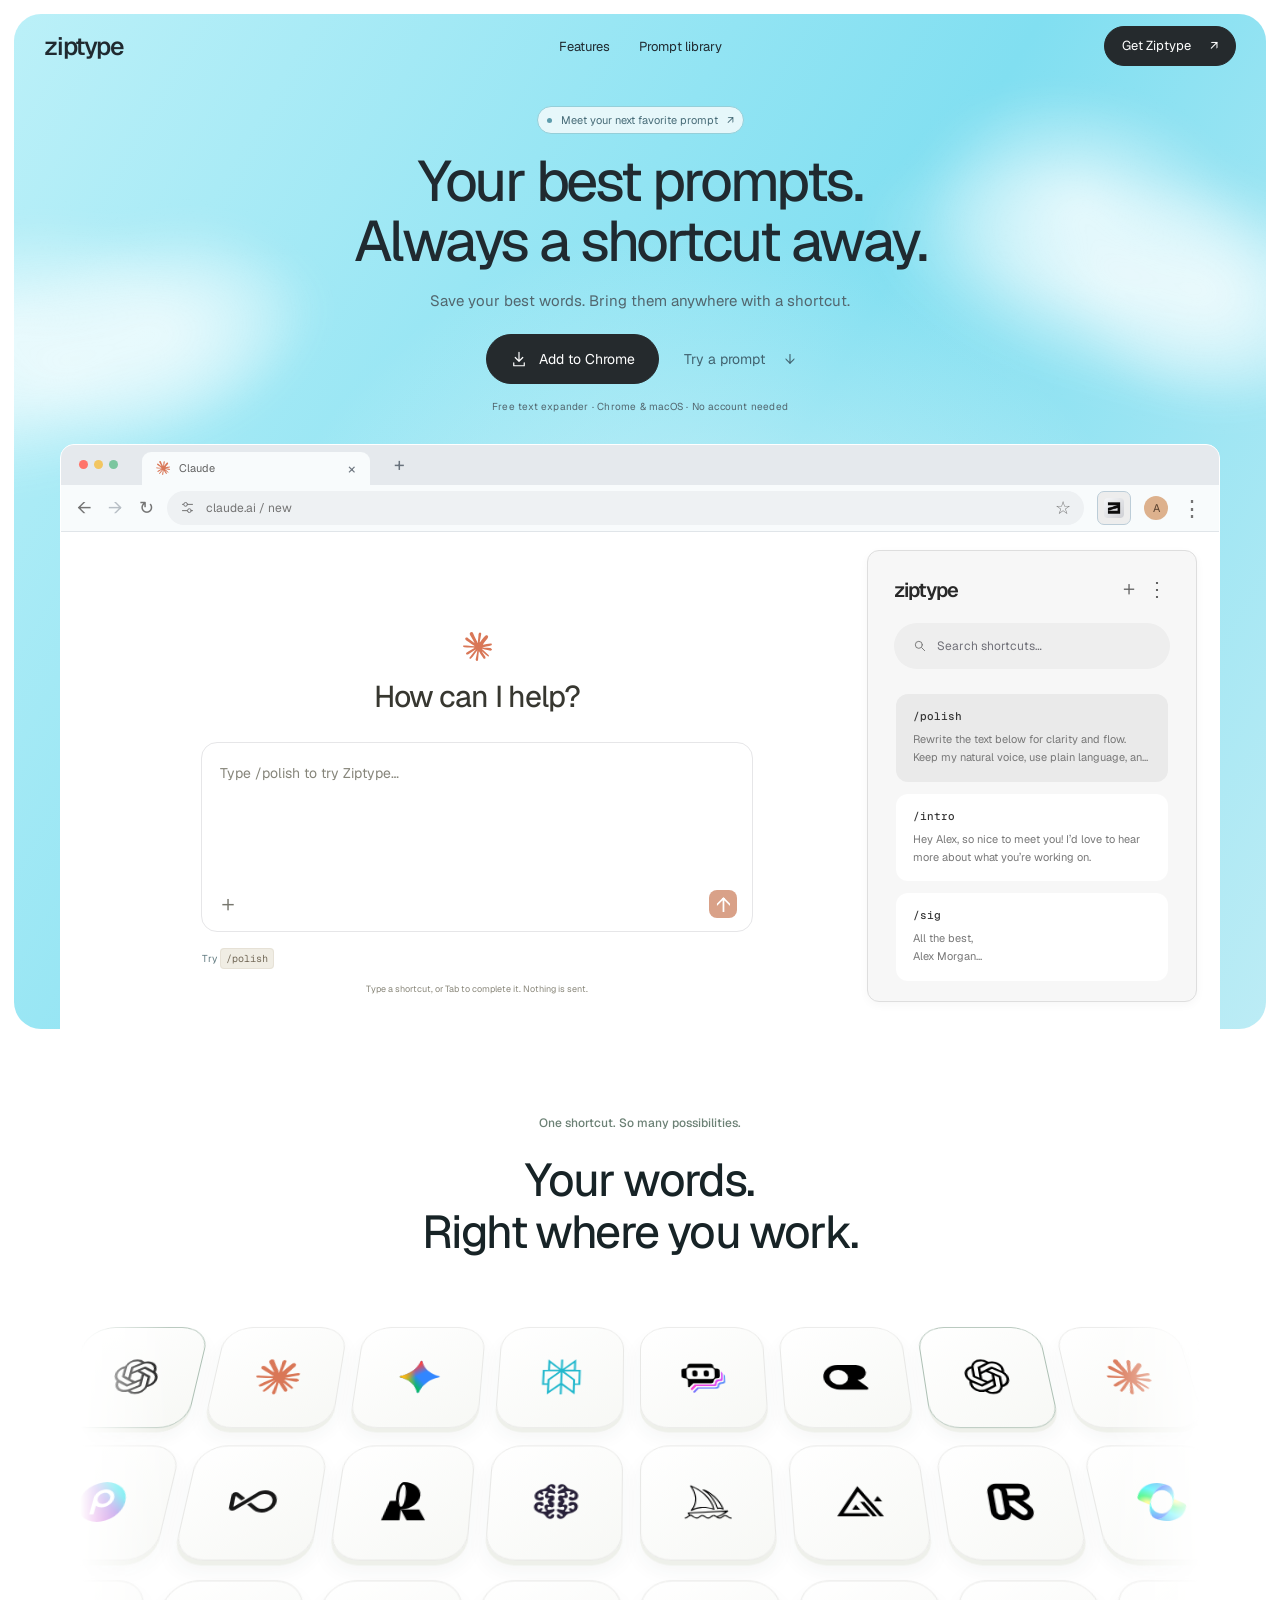
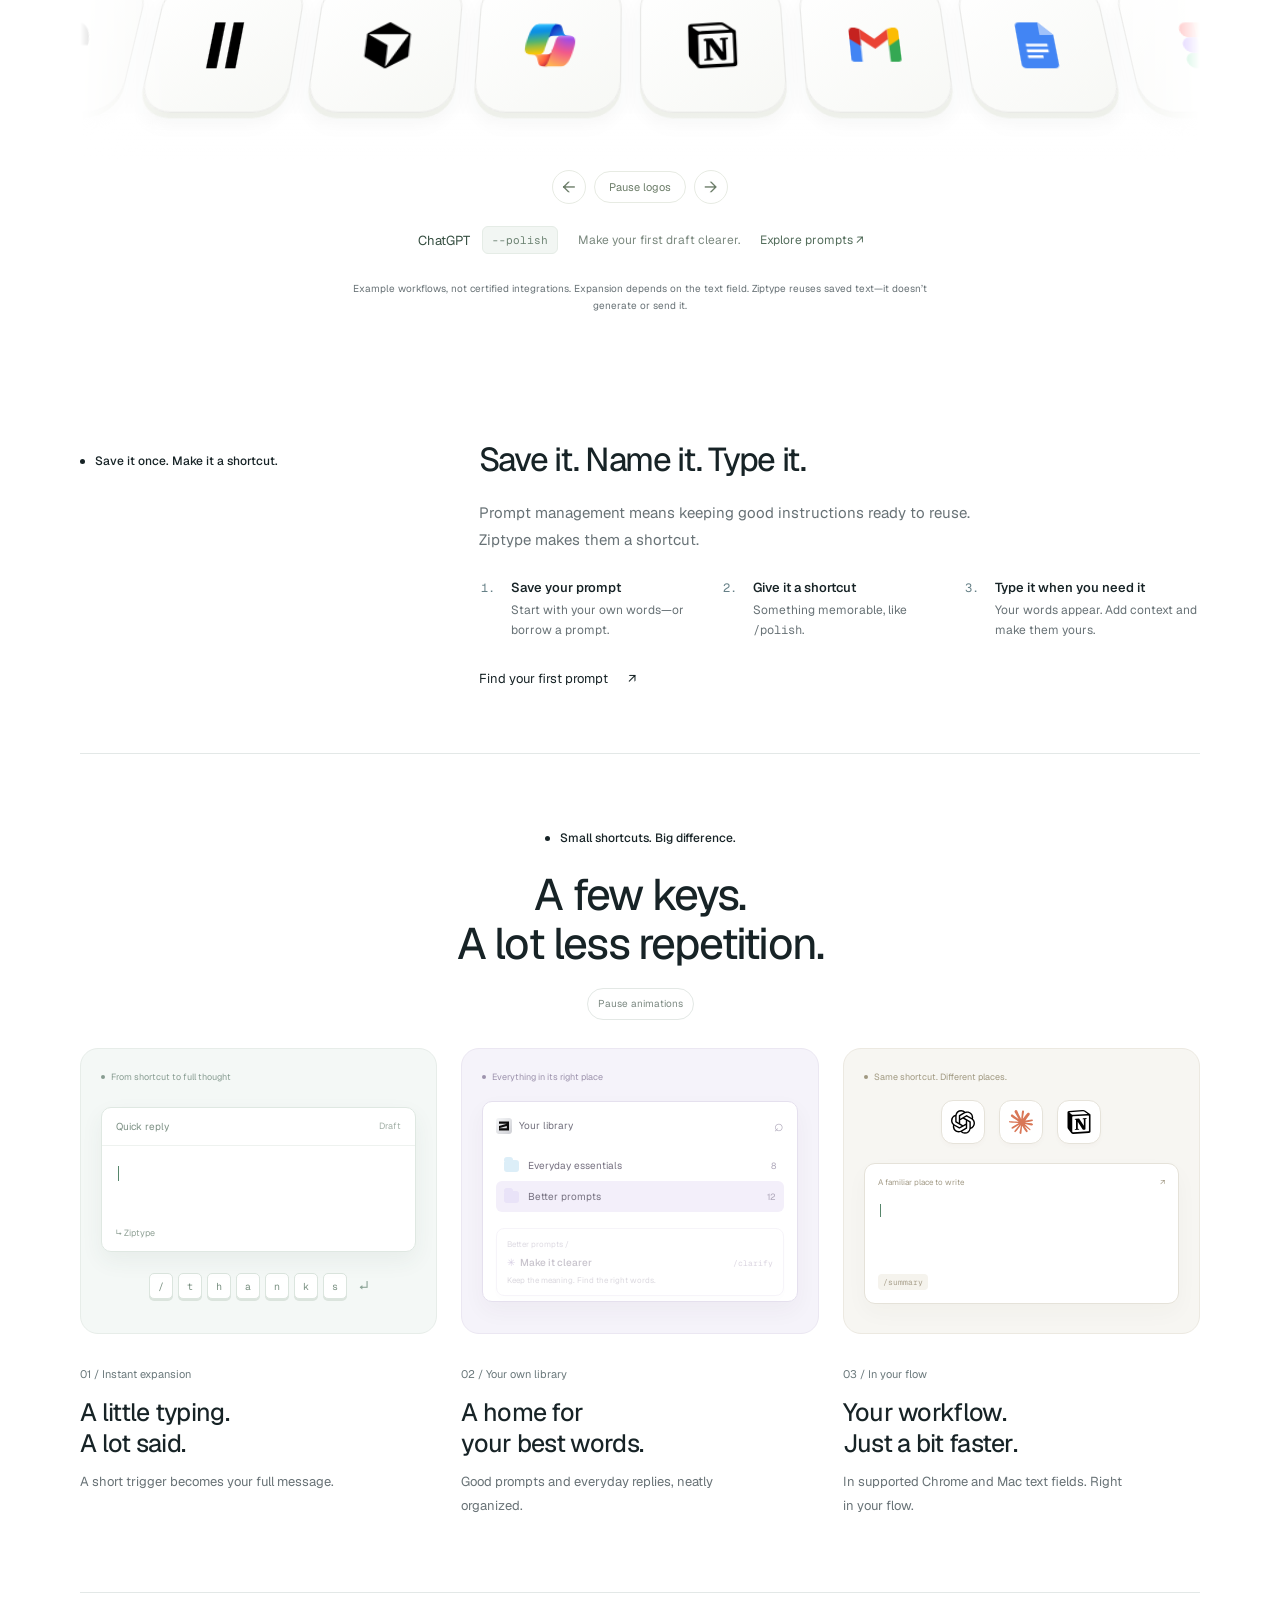
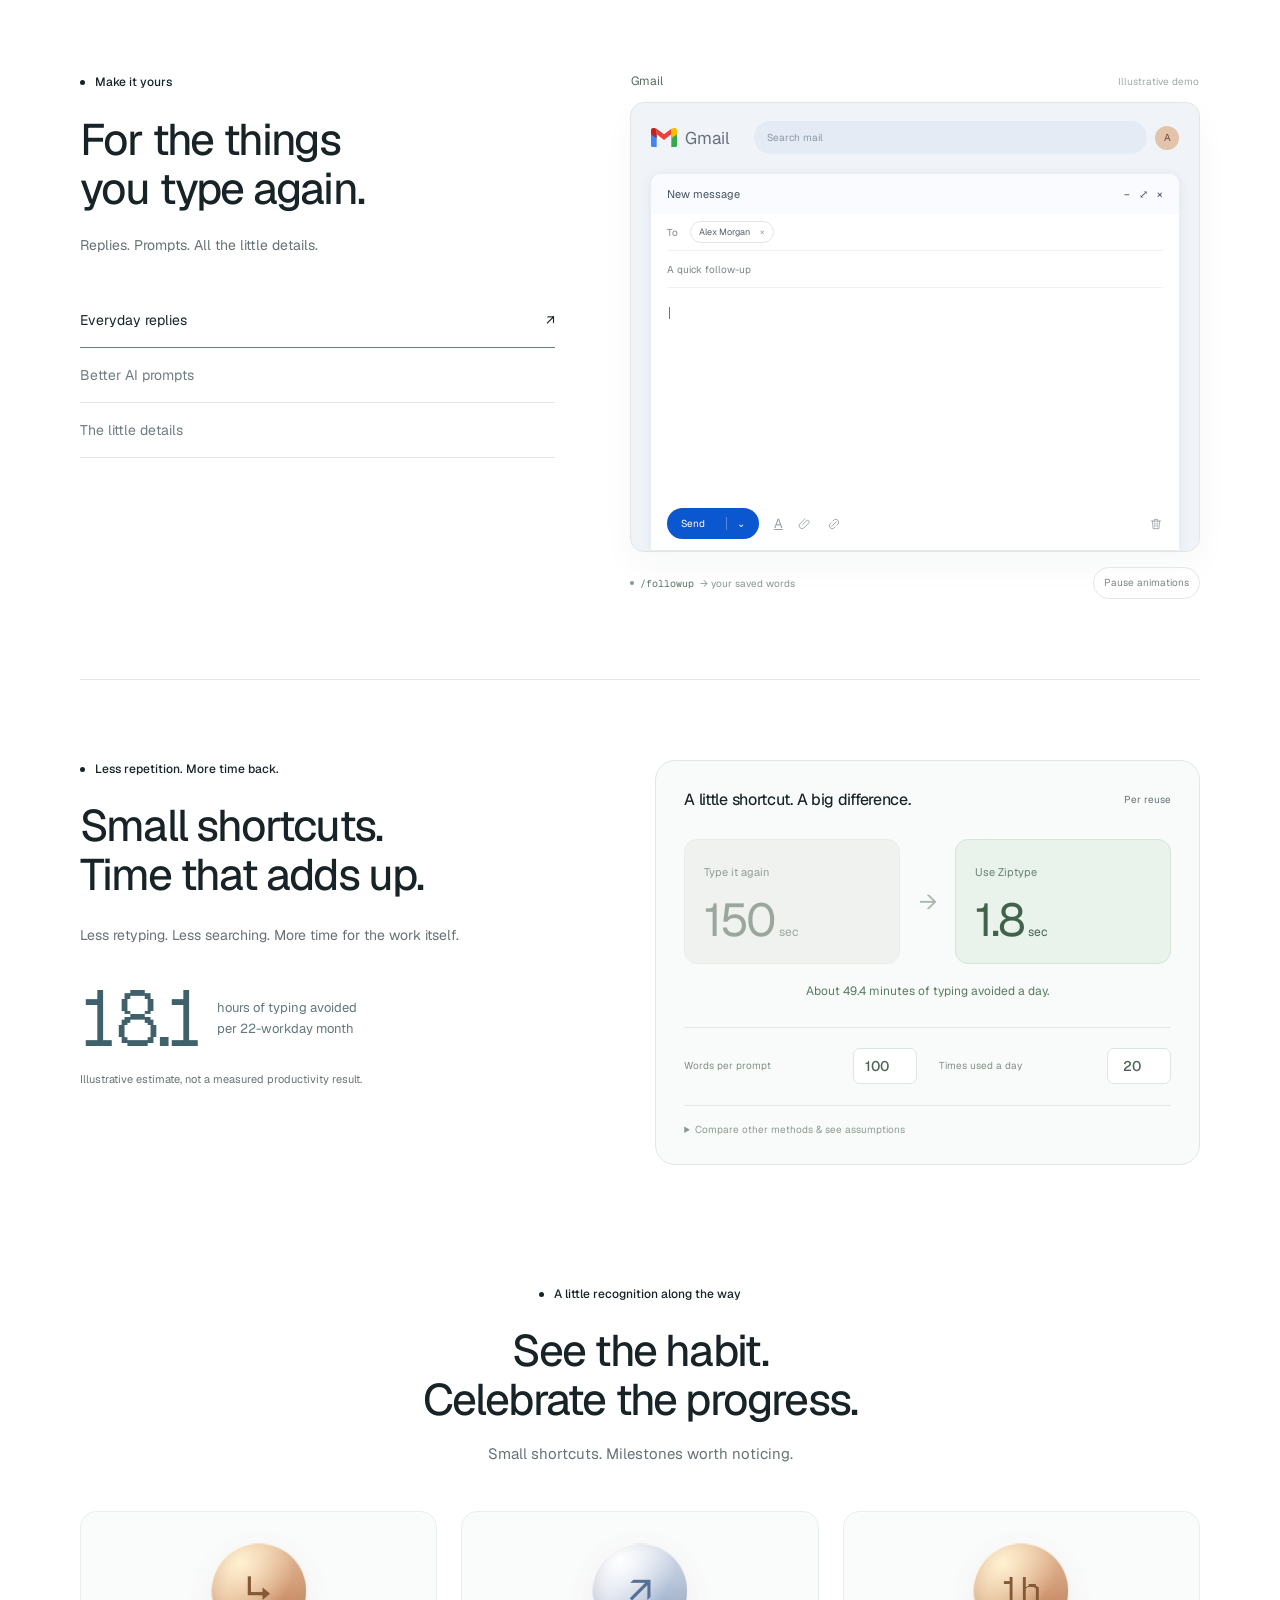
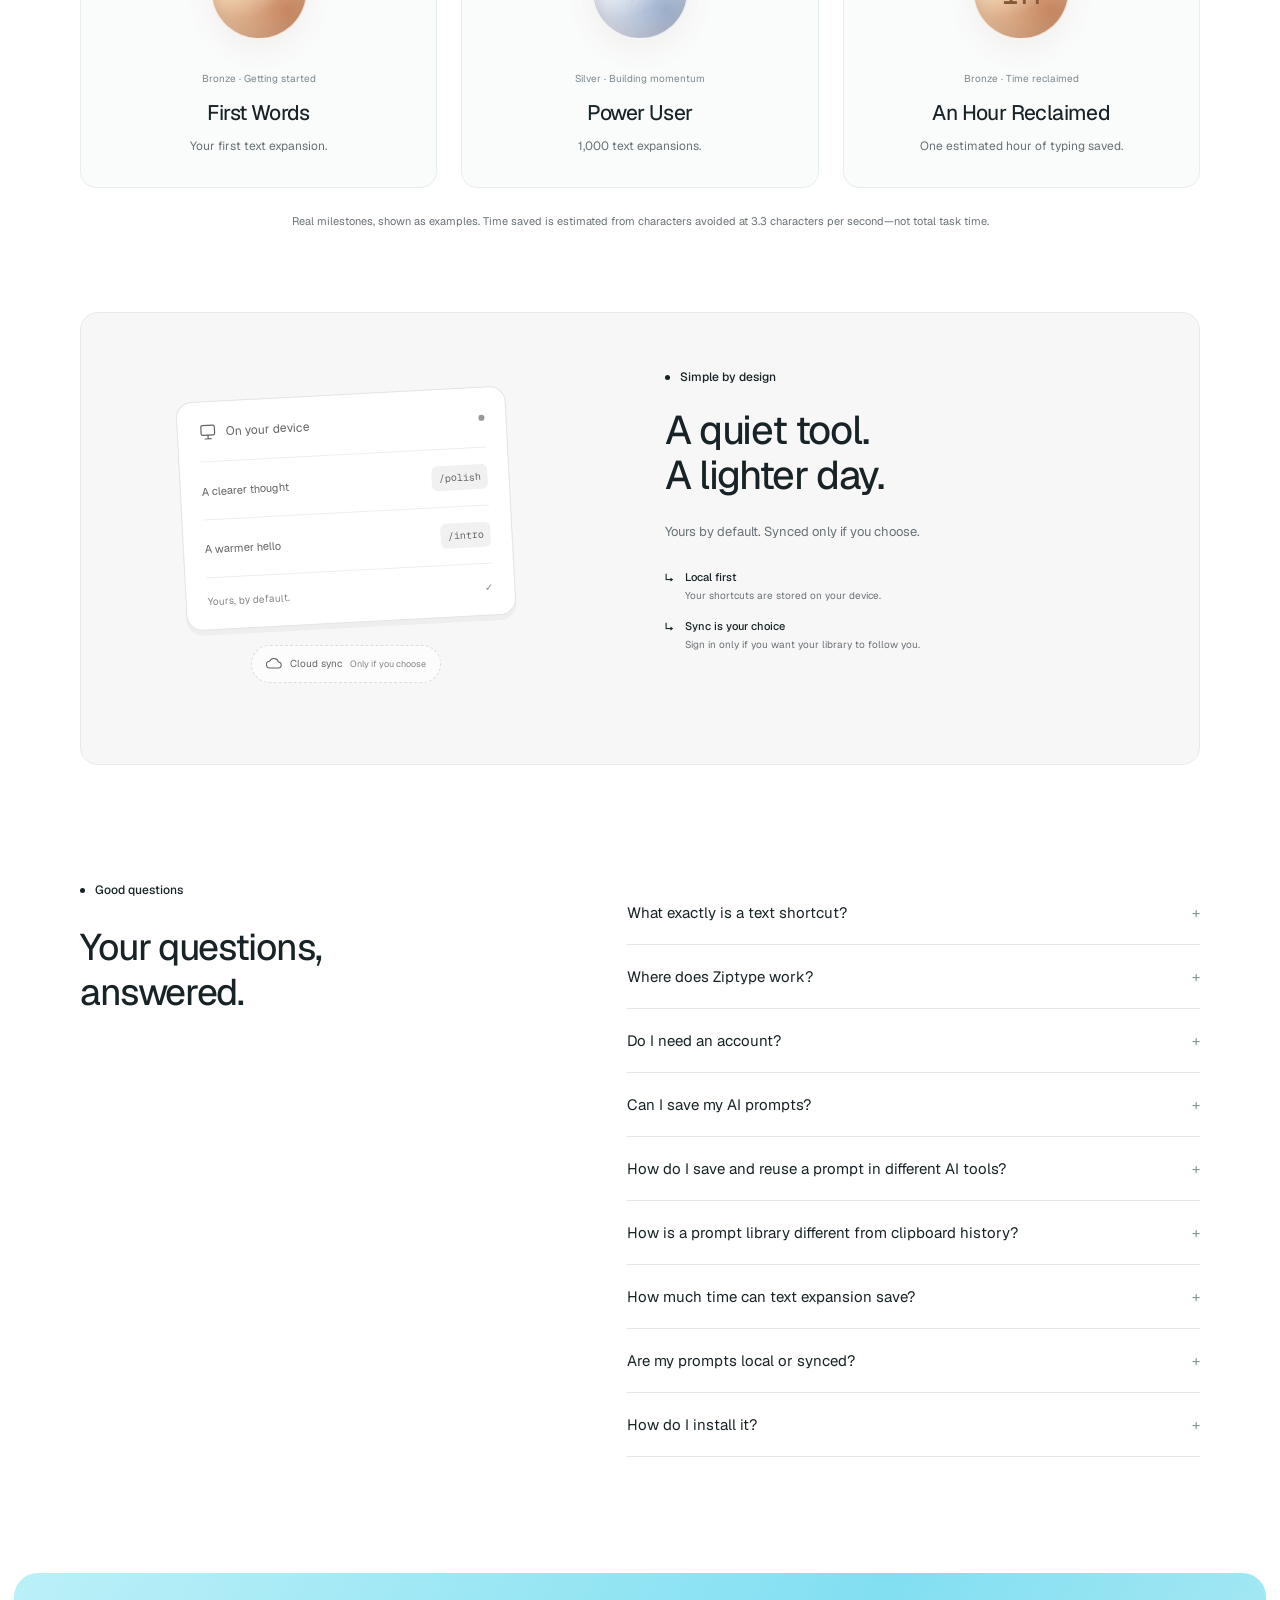
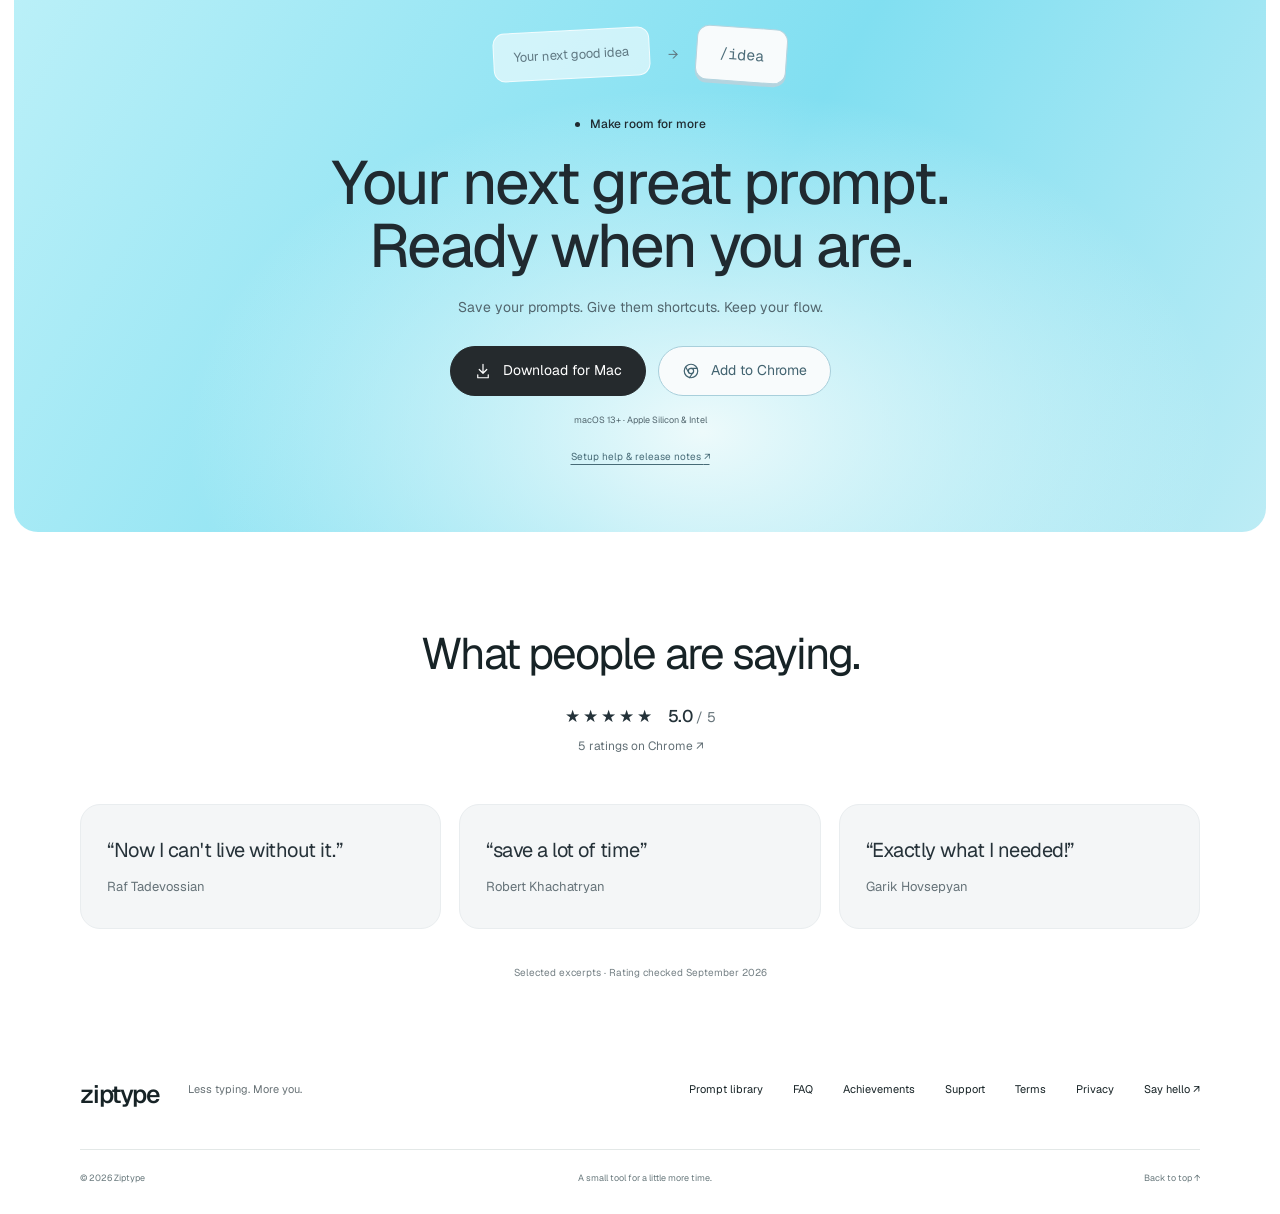
<file: index.html>
<!doctype html>
<html lang="en">
<head>
<meta charset="utf-8"><meta name="viewport" content="width=device-width, initial-scale=1">
<meta name="theme-color" content="#9de8f5">
<title>Ziptype — Free Text Expander & AI Prompt Library</title>
<meta name="description" content="Save AI prompts as shortcuts and reuse them across your workflow. Ziptype is a free text expander for Chrome and macOS, with folders and time-saving stats.">
<meta property="og:title" content="Ziptype — Free Text Expander & AI Prompt Library">
<meta property="og:description" content="Save your best prompts once. Reuse them with a shortcut in supported AI chats, emails, documents, and code editors.">
<meta property="og:type" content="website"><meta property="og:site_name" content="Ziptype">
<meta property="og:url" content="https://ziptype.app/"><meta property="og:image" content="https://ziptype.app/icon.png">
<meta name="twitter:card" content="summary"><meta name="twitter:title" content="Ziptype — Free Text Expander & AI Prompt Library">
<meta name="twitter:description" content="One prompt library. A shortcut to reuse it across your workflow.">
<meta name="twitter:image" content="https://ziptype.app/icon.png">
<meta name="robots" content="index,follow,max-image-preview:large">
<link rel="canonical" href="https://ziptype.app/">
<link rel="preload" href="fonts/Geist-Variable.woff2" as="font" type="font/woff2" crossorigin>
<link rel="icon" href="favicon.png" type="image/png"><link rel="stylesheet" href="style.css"><link rel="stylesheet" href="showcase.css"><link rel="stylesheet" href="reviews.css"><script src="navigation.js" defer></script><script src="script.js" defer></script><script src="logo-playground.js" defer></script>
<script type="application/ld+json">
{
  "@context": "https://schema.org",
  "@graph": [
    {
      "@type": "WebSite",
      "@id": "https://ziptype.app/#website",
      "url": "https://ziptype.app/",
      "name": "Ziptype",
      "inLanguage": "en"
    },
    {
      "@type": "SoftwareApplication",
      "@id": "https://ziptype.app/#software",
      "name": "Ziptype",
      "url": "https://ziptype.app/",
      "description": "A free text expander and reusable AI prompt library for Chrome and macOS. Save text as shortcuts, organize it into folders, and track expansions and estimated typing time saved.",
      "applicationCategory": "ProductivityApplication",
      "operatingSystem": "Chrome, macOS",
      "isAccessibleForFree": true,
      "offers": {
        "@type": "Offer",
        "price": "0",
        "priceCurrency": "USD"
      },
      "installUrl": "https://chromewebstore.google.com/detail/fdcgeibjbednamedpidnloapalmmkgka",
      "sameAs": [
        "https://chromewebstore.google.com/detail/fdcgeibjbednamedpidnloapalmmkgka"
      ],
      "featureList": [
        "Text expansion",
        "Reusable AI prompt library",
        "Folders",
        "Optional cloud sync",
        "Estimated typing-time statistics",
        "Achievements"
      ]
    }
  ]
}
</script>
</head>
<body>
<a class="skip-link" href="#main">Skip to content</a>
<main id="main">
<section class="hero sky" aria-labelledby="hero-title">
<div class="cloud cloud-one" aria-hidden="true"></div><div class="cloud cloud-two" aria-hidden="true"></div><div class="cloud cloud-three" aria-hidden="true"></div>
<header class="header">
<a class="wordmark" href="/" aria-label="Ziptype home">ziptype</a>
<nav class="desktop-nav" aria-label="Main navigation"><a href="/">Features</a><a href="/prompts">Prompt library</a></nav>
<div class="header-actions"><a class="button button-small" href="#download">Get Ziptype <span aria-hidden="true">↗</span></a><button class="menu-toggle" aria-label="Open menu" aria-expanded="false" aria-controls="mobile-menu"><span></span><span></span></button></div>
<nav class="mobile-nav" id="mobile-menu" aria-label="Mobile navigation" hidden><a href="/">Features</a><a href="/prompts">Prompt library</a><a href="#applications">Your apps</a><a href="#faq">FAQ</a></nav>
</header>
<div class="hero-copy">
<a class="eyebrow-pill" href="/prompts"><span class="status-dot"></span> Meet your next favorite prompt <span aria-hidden="true">↗</span></a>
<h1 id="hero-title">Your best prompts.<br>Always a shortcut away.</h1>
<p>Save your best words. Bring them anywhere with a shortcut.</p>
<div class="hero-cta"><a class="button" href="https://chromewebstore.google.com/detail/fdcgeibjbednamedpidnloapalmmkgka" data-conversion="chrome_store"><svg class="icon" viewBox="0 0 24 24" aria-hidden="true"><path d="M12 3v12m-5-5 5 5 5-5M5 17v4h14v-4"/></svg> Add to Chrome</a><a class="text-link" href="#demo">Try a prompt <span aria-hidden="true">↓</span></a></div>
<p class="hero-meta">Free text expander · Chrome &amp; macOS · No account needed</p>
</div>
<div class="hero-browser-crop">
<div class="product-window chrome-demo" id="demo" aria-label="Interactive Claude-style page with the Ziptype extension">
<div class="chrome-tabs" aria-hidden="true"><div class="traffic-lights"><i></i><i></i><i></i></div><div class="chrome-tab"><img src="assets/apps/claude-color.svg" alt="" width="14" height="14"> Claude <span>×</span></div><span class="new-tab">+</span></div>
<div class="chrome-toolbar"><div class="chrome-navigation" aria-hidden="true"><span>←</span><span>→</span><span>↻</span></div><div class="chrome-address"><svg class="icon" viewBox="0 0 24 24" aria-hidden="true"><path d="M4 7h16M4 17h16"/><circle cx="9" cy="7" r="3" fill="#edf0f5"/><circle cx="15" cy="17" r="3" fill="#edf0f5"/></svg><span>claude.ai / new</span><span aria-hidden="true">☆</span></div><button id="extension-toggle" class="extension-toggle" aria-expanded="true" aria-controls="extension-popup" aria-label="Close Ziptype extension demo"><img src="favicon.png" alt="" width="20" height="20"></button><span class="chrome-profile" aria-hidden="true">A</span><span class="chrome-more" aria-hidden="true">⋮</span></div>
<div class="chrome-page minimal-claude">
<div class="playground-page"><div class="demo-main">
<img class="claude-spark" src="assets/apps/claude-color.svg" alt="" width="38" height="38"><h2 id="demo-title">How can I help?</h2><span class="sr-only" id="demo-context">Your best prompt, ready to reuse</span>
<div class="message-card"><label class="sr-only" for="demo-editor">Try a shortcut in this demo</label><div class="demo-editor-stack"><div class="demo-ghost" id="demo-ghost" aria-hidden="true" hidden><span id="ghost-before"></span><span id="ghost-text"></span><span id="ghost-after"></span></div><textarea id="demo-editor" spellcheck="false" placeholder="Type /polish to try Ziptype…" aria-describedby="demo-hint demo-disclaimer demo-status"></textarea></div><div class="claude-composer-tools"><span aria-hidden="true">＋</span><button id="accept-suggestion" class="accept-suggestion" hidden><kbd>Tab</kbd> Complete <span aria-hidden="true">↹</span></button><span class="claude-send" aria-hidden="true">↑</span></div></div>
<div class="demo-controls"><p id="demo-hint">Try <kbd>/polish</kbd></p><button id="demo-reset" class="demo-reset" hidden>Try again ↻</button></div><p class="demo-disclaimer" id="demo-disclaimer">Type a shortcut, or Tab to complete it. Nothing is sent.</p><p class="sr-only" id="demo-status" role="status" aria-live="polite"></p>
</div></div>
<aside class="extension-popup original-extension light-extension" id="extension-popup" aria-label="Ziptype extension demo">
<div class="extension-heading"><span><svg viewBox="0 0 160 144" width="20" height="18" aria-hidden="true"><path d="M124.731 0V.051H0v35.987h124.731L0 72.026V144h124.731v-.051H160V0ZM0 108.013l124.731-35.987v35.987Z" fill="currentColor"/></svg>ziptype</span><div class="extension-header-tools"><span aria-hidden="true"><svg class="icon" viewBox="0 0 24 24"><circle cx="12" cy="8" r="4"/><path d="M4 21v-2a6 6 0 0 1 6-6h4a6 6 0 0 1 6 6v2"/></svg></span><a href="#achievements" aria-label="View Ziptype achievements"><svg class="icon" viewBox="0 0 24 24" aria-hidden="true"><path d="M7 3h10v6a5 5 0 0 1-10 0V3Zm0 2H3v3a4 4 0 0 0 4 4m10-7h4v3a4 4 0 0 1-4 4M12 14v6m-5 1h10"/></svg></a><span aria-hidden="true">＋</span><button id="extension-more" class="icon-button" aria-label="Extension preview options" aria-expanded="false" aria-controls="extension-menu">⋮</button></div>
<div class="extension-menu" id="extension-menu" hidden><a href="/prompts">Browse prompt library ↗</a><button id="extension-close">Close preview</button></div></div>
<div class="extension-search"><svg class="icon" viewBox="0 0 24 24" aria-hidden="true"><circle cx="10" cy="10" r="6"/><path d="m15 15 5 5"/></svg><input id="snippet-search" type="search" placeholder="Search shortcuts…" aria-label="Search demo shortcuts" autocomplete="off"></div>
<span class="sr-only" id="snippet-count" role="status">3 saved</span>
<div class="extension-library">
<div class="snippet-list" aria-label="Choose an example"><button class="snippet active" data-example="prompt" aria-pressed="true"><code>/polish</code><span>Rewrite the text below for clarity and flow. Keep my natural voice, use plain language, and make every sentence earn its place.</span></button><button class="snippet" data-example="intro" aria-pressed="false"><code>/intro</code><span>Hey Alex, so nice to meet you! I’d love to hear more about what you’re working on.</span></button><button class="snippet" data-example="signature" aria-pressed="false"><code>/sig</code><span>All the best,<br>Alex Morgan<br>Product Designer</span></button></div>
<p class="search-empty" id="snippet-empty" hidden>No shortcuts found.</p></div>
<div class="extension-demo-label">Preview · Select a shortcut to try it</div>
</aside></div></div></div>
</section>

<section class="applications section-wrap" id="applications" aria-labelledby="applications-title">
<div class="section-heading"><div class="section-label">One shortcut. So many possibilities.</div><h2 id="applications-title">Your words.<br>Right where you work.</h2></div>
<div class="logo-playground logo-marquee" id="logo-playground" role="region" tabindex="0" aria-label="Apps and creative tools. Use left and right arrows to browse."><div class="logo-scene"><div class="logo-lane"><div class="logo-track" style="--duration:55s"><ul class="logo-set" aria-label="AI tools"><li><button class="warp-tile is-selected" data-app-name="ChatGPT" data-category="writing" data-shortcut="--polish" data-description="Make your first draft clearer." aria-label="ChatGPT prompt example" aria-pressed="true"><span class="tile-surface"><img src="assets/apps/openai.svg" alt="" width="48" height="48" loading="lazy"><span class="tile-tooltip">ChatGPT</span></span></button></li><li><button class="warp-tile " data-app-name="Claude" data-category="writing" data-shortcut="--outline" data-description="Give your next idea a little structure." aria-label="Claude prompt example" aria-pressed="false"><span class="tile-surface"><img src="assets/apps/claude-color.svg" alt="" width="48" height="48" loading="lazy"><span class="tile-tooltip">Claude</span></span></button></li><li><button class="warp-tile " data-app-name="Gemini" data-category="research" data-shortcut="--research" data-description="Turn a big question into a research plan." aria-label="Gemini prompt example" aria-pressed="false"><span class="tile-surface"><img src="assets/apps/gemini-color.svg" alt="" width="48" height="48" loading="lazy"><span class="tile-tooltip">Gemini</span></span></button></li><li><button class="warp-tile " data-app-name="Perplexity" data-category="research" data-shortcut="--sources" data-description="Ask for evidence, not just an answer." aria-label="Perplexity prompt example" aria-pressed="false"><span class="tile-surface"><img src="assets/apps/perplexity-color.svg" alt="" width="48" height="48" loading="lazy"><span class="tile-tooltip">Perplexity</span></span></button></li><li><button class="warp-tile " data-app-name="Poe" data-category="writing" data-shortcut="--tone" data-description="Keep your voice across different models." aria-label="Poe prompt example" aria-pressed="false"><span class="tile-surface"><img src="assets/apps/poe-color.svg" alt="" width="48" height="48" loading="lazy"><span class="tile-tooltip">Poe</span></span></button></li><li><button class="warp-tile " data-app-name="OpenRouter" data-category="code" data-shortcut="--review" data-description="Carry your code-review checklist between models." aria-label="OpenRouter prompt example" aria-pressed="false"><span class="tile-surface"><img src="assets/apps/openrouter.svg" alt="" width="48" height="48" loading="lazy"><span class="tile-tooltip">OpenRouter</span></span></button></li></ul><ul class="logo-set logo-duplicate" aria-hidden="true"><li><button tabindex="-1" class="warp-tile is-selected" data-app-name="ChatGPT" data-category="writing" data-shortcut="--polish" data-description="Make your first draft clearer." aria-label="ChatGPT prompt example" aria-pressed="true"><span class="tile-surface"><img src="assets/apps/openai.svg" alt="" width="48" height="48" loading="lazy"><span class="tile-tooltip">ChatGPT</span></span></button></li><li><button tabindex="-1" class="warp-tile " data-app-name="Claude" data-category="writing" data-shortcut="--outline" data-description="Give your next idea a little structure." aria-label="Claude prompt example" aria-pressed="false"><span class="tile-surface"><img src="assets/apps/claude-color.svg" alt="" width="48" height="48" loading="lazy"><span class="tile-tooltip">Claude</span></span></button></li><li><button tabindex="-1" class="warp-tile " data-app-name="Gemini" data-category="research" data-shortcut="--research" data-description="Turn a big question into a research plan." aria-label="Gemini prompt example" aria-pressed="false"><span class="tile-surface"><img src="assets/apps/gemini-color.svg" alt="" width="48" height="48" loading="lazy"><span class="tile-tooltip">Gemini</span></span></button></li><li><button tabindex="-1" class="warp-tile " data-app-name="Perplexity" data-category="research" data-shortcut="--sources" data-description="Ask for evidence, not just an answer." aria-label="Perplexity prompt example" aria-pressed="false"><span class="tile-surface"><img src="assets/apps/perplexity-color.svg" alt="" width="48" height="48" loading="lazy"><span class="tile-tooltip">Perplexity</span></span></button></li><li><button tabindex="-1" class="warp-tile " data-app-name="Poe" data-category="writing" data-shortcut="--tone" data-description="Keep your voice across different models." aria-label="Poe prompt example" aria-pressed="false"><span class="tile-surface"><img src="assets/apps/poe-color.svg" alt="" width="48" height="48" loading="lazy"><span class="tile-tooltip">Poe</span></span></button></li><li><button tabindex="-1" class="warp-tile " data-app-name="OpenRouter" data-category="code" data-shortcut="--review" data-description="Carry your code-review checklist between models." aria-label="OpenRouter prompt example" aria-pressed="false"><span class="tile-surface"><img src="assets/apps/openrouter.svg" alt="" width="48" height="48" loading="lazy"><span class="tile-tooltip">OpenRouter</span></span></button></li></ul><ul class="logo-set logo-duplicate" aria-hidden="true"><li><button tabindex="-1" class="warp-tile is-selected" data-app-name="ChatGPT" data-category="writing" data-shortcut="--polish" data-description="Make your first draft clearer." aria-label="ChatGPT prompt example" aria-pressed="true"><span class="tile-surface"><img src="assets/apps/openai.svg" alt="" width="48" height="48" loading="lazy"><span class="tile-tooltip">ChatGPT</span></span></button></li><li><button tabindex="-1" class="warp-tile " data-app-name="Claude" data-category="writing" data-shortcut="--outline" data-description="Give your next idea a little structure." aria-label="Claude prompt example" aria-pressed="false"><span class="tile-surface"><img src="assets/apps/claude-color.svg" alt="" width="48" height="48" loading="lazy"><span class="tile-tooltip">Claude</span></span></button></li><li><button tabindex="-1" class="warp-tile " data-app-name="Gemini" data-category="research" data-shortcut="--research" data-description="Turn a big question into a research plan." aria-label="Gemini prompt example" aria-pressed="false"><span class="tile-surface"><img src="assets/apps/gemini-color.svg" alt="" width="48" height="48" loading="lazy"><span class="tile-tooltip">Gemini</span></span></button></li><li><button tabindex="-1" class="warp-tile " data-app-name="Perplexity" data-category="research" data-shortcut="--sources" data-description="Ask for evidence, not just an answer." aria-label="Perplexity prompt example" aria-pressed="false"><span class="tile-surface"><img src="assets/apps/perplexity-color.svg" alt="" width="48" height="48" loading="lazy"><span class="tile-tooltip">Perplexity</span></span></button></li><li><button tabindex="-1" class="warp-tile " data-app-name="Poe" data-category="writing" data-shortcut="--tone" data-description="Keep your voice across different models." aria-label="Poe prompt example" aria-pressed="false"><span class="tile-surface"><img src="assets/apps/poe-color.svg" alt="" width="48" height="48" loading="lazy"><span class="tile-tooltip">Poe</span></span></button></li><li><button tabindex="-1" class="warp-tile " data-app-name="OpenRouter" data-category="code" data-shortcut="--review" data-description="Carry your code-review checklist between models." aria-label="OpenRouter prompt example" aria-pressed="false"><span class="tile-surface"><img src="assets/apps/openrouter.svg" alt="" width="48" height="48" loading="lazy"><span class="tile-tooltip">OpenRouter</span></span></button></li></ul></div></div><div class="logo-lane"><div class="logo-track" style="--duration:67s"><ul class="logo-set" aria-label="Creative tools"><li><button class="warp-tile" data-app-name="Picsart" data-category="image" data-shortcut="--artdirection" data-description="Keep your creative direction ready." aria-label="Picsart prompt example" aria-pressed="false"><span class="tile-surface"><img src="assets/apps/picsart.svg" alt="" width="48" height="48" loading="lazy"><span class="tile-tooltip">Picsart</span></span></button></li><li><button class="warp-tile" data-app-name="OpenArt" data-category="image" data-shortcut="--portrait" data-description="Start with a reusable visual brief." aria-label="OpenArt prompt example" aria-pressed="false"><span class="tile-surface"><img src="assets/apps/openart.svg" alt="" width="48" height="48" loading="lazy"><span class="tile-tooltip">OpenArt</span></span></button></li><li><button class="warp-tile" data-app-name="Recraft" data-category="image" data-shortcut="--productshot" data-description="Give your next design a consistent starting point." aria-label="Recraft prompt example" aria-pressed="false"><span class="tile-surface"><img src="assets/apps/recraft.svg" alt="" width="48" height="48" loading="lazy"><span class="tile-tooltip">Recraft</span></span></button></li><li><button class="warp-tile" data-app-name="Ideogram" data-category="image" data-shortcut="--artdirection" data-description="Reuse your favorite visual direction." aria-label="Ideogram prompt example" aria-pressed="false"><span class="tile-surface"><img src="assets/apps/ideogram.svg" alt="" width="48" height="48" loading="lazy"><span class="tile-tooltip">Ideogram</span></span></button></li><li><button class="warp-tile " data-app-name="Midjourney" data-category="image" data-shortcut="--portrait" data-description="Keep a favorite visual direction ready." aria-label="Midjourney prompt example" aria-pressed="false"><span class="tile-surface"><img src="assets/apps/midjourney.svg" alt="" width="48" height="48" loading="lazy"><span class="tile-tooltip">Midjourney</span></span></button></li><li><button class="warp-tile " data-app-name="FLUX" data-category="image" data-shortcut="--productshot" data-description="Reuse a detailed product-photography brief." aria-label="FLUX prompt example" aria-pressed="false"><span class="tile-surface"><img src="assets/apps/flux.svg" alt="" width="48" height="48" loading="lazy"><span class="tile-tooltip">FLUX</span></span></button></li><li><button class="warp-tile " data-app-name="Runway" data-category="video" data-shortcut="--shot" data-description="Start with a clear camera and motion brief." aria-label="Runway prompt example" aria-pressed="false"><span class="tile-surface"><img src="assets/apps/runway.svg" alt="" width="48" height="48" loading="lazy"><span class="tile-tooltip">Runway</span></span></button></li><li><button class="warp-tile " data-app-name="Kling" data-category="video" data-shortcut="--motion" data-description="Describe the movement. Keep the details." aria-label="Kling prompt example" aria-pressed="false"><span class="tile-surface"><img src="assets/apps/kling-color.svg" alt="" width="48" height="48" loading="lazy"><span class="tile-tooltip">Kling</span></span></button></li></ul><ul class="logo-set logo-duplicate" aria-hidden="true"><li><button tabindex="-1" class="warp-tile" data-app-name="Picsart" data-category="image" data-shortcut="--artdirection" data-description="Keep your creative direction ready." aria-label="Picsart prompt example" aria-pressed="false"><span class="tile-surface"><img src="assets/apps/picsart.svg" alt="" width="48" height="48" loading="lazy"><span class="tile-tooltip">Picsart</span></span></button></li><li><button tabindex="-1" class="warp-tile" data-app-name="OpenArt" data-category="image" data-shortcut="--portrait" data-description="Start with a reusable visual brief." aria-label="OpenArt prompt example" aria-pressed="false"><span class="tile-surface"><img src="assets/apps/openart.svg" alt="" width="48" height="48" loading="lazy"><span class="tile-tooltip">OpenArt</span></span></button></li><li><button tabindex="-1" class="warp-tile" data-app-name="Recraft" data-category="image" data-shortcut="--productshot" data-description="Give your next design a consistent starting point." aria-label="Recraft prompt example" aria-pressed="false"><span class="tile-surface"><img src="assets/apps/recraft.svg" alt="" width="48" height="48" loading="lazy"><span class="tile-tooltip">Recraft</span></span></button></li><li><button tabindex="-1" class="warp-tile" data-app-name="Ideogram" data-category="image" data-shortcut="--artdirection" data-description="Reuse your favorite visual direction." aria-label="Ideogram prompt example" aria-pressed="false"><span class="tile-surface"><img src="assets/apps/ideogram.svg" alt="" width="48" height="48" loading="lazy"><span class="tile-tooltip">Ideogram</span></span></button></li><li><button tabindex="-1" class="warp-tile " data-app-name="Midjourney" data-category="image" data-shortcut="--portrait" data-description="Keep a favorite visual direction ready." aria-label="Midjourney prompt example" aria-pressed="false"><span class="tile-surface"><img src="assets/apps/midjourney.svg" alt="" width="48" height="48" loading="lazy"><span class="tile-tooltip">Midjourney</span></span></button></li><li><button tabindex="-1" class="warp-tile " data-app-name="FLUX" data-category="image" data-shortcut="--productshot" data-description="Reuse a detailed product-photography brief." aria-label="FLUX prompt example" aria-pressed="false"><span class="tile-surface"><img src="assets/apps/flux.svg" alt="" width="48" height="48" loading="lazy"><span class="tile-tooltip">FLUX</span></span></button></li><li><button tabindex="-1" class="warp-tile " data-app-name="Runway" data-category="video" data-shortcut="--shot" data-description="Start with a clear camera and motion brief." aria-label="Runway prompt example" aria-pressed="false"><span class="tile-surface"><img src="assets/apps/runway.svg" alt="" width="48" height="48" loading="lazy"><span class="tile-tooltip">Runway</span></span></button></li><li><button tabindex="-1" class="warp-tile " data-app-name="Kling" data-category="video" data-shortcut="--motion" data-description="Describe the movement. Keep the details." aria-label="Kling prompt example" aria-pressed="false"><span class="tile-surface"><img src="assets/apps/kling-color.svg" alt="" width="48" height="48" loading="lazy"><span class="tile-tooltip">Kling</span></span></button></li></ul><ul class="logo-set logo-duplicate" aria-hidden="true"><li><button tabindex="-1" class="warp-tile" data-app-name="Picsart" data-category="image" data-shortcut="--artdirection" data-description="Keep your creative direction ready." aria-label="Picsart prompt example" aria-pressed="false"><span class="tile-surface"><img src="assets/apps/picsart.svg" alt="" width="48" height="48" loading="lazy"><span class="tile-tooltip">Picsart</span></span></button></li><li><button tabindex="-1" class="warp-tile" data-app-name="OpenArt" data-category="image" data-shortcut="--portrait" data-description="Start with a reusable visual brief." aria-label="OpenArt prompt example" aria-pressed="false"><span class="tile-surface"><img src="assets/apps/openart.svg" alt="" width="48" height="48" loading="lazy"><span class="tile-tooltip">OpenArt</span></span></button></li><li><button tabindex="-1" class="warp-tile" data-app-name="Recraft" data-category="image" data-shortcut="--productshot" data-description="Give your next design a consistent starting point." aria-label="Recraft prompt example" aria-pressed="false"><span class="tile-surface"><img src="assets/apps/recraft.svg" alt="" width="48" height="48" loading="lazy"><span class="tile-tooltip">Recraft</span></span></button></li><li><button tabindex="-1" class="warp-tile" data-app-name="Ideogram" data-category="image" data-shortcut="--artdirection" data-description="Reuse your favorite visual direction." aria-label="Ideogram prompt example" aria-pressed="false"><span class="tile-surface"><img src="assets/apps/ideogram.svg" alt="" width="48" height="48" loading="lazy"><span class="tile-tooltip">Ideogram</span></span></button></li><li><button tabindex="-1" class="warp-tile " data-app-name="Midjourney" data-category="image" data-shortcut="--portrait" data-description="Keep a favorite visual direction ready." aria-label="Midjourney prompt example" aria-pressed="false"><span class="tile-surface"><img src="assets/apps/midjourney.svg" alt="" width="48" height="48" loading="lazy"><span class="tile-tooltip">Midjourney</span></span></button></li><li><button tabindex="-1" class="warp-tile " data-app-name="FLUX" data-category="image" data-shortcut="--productshot" data-description="Reuse a detailed product-photography brief." aria-label="FLUX prompt example" aria-pressed="false"><span class="tile-surface"><img src="assets/apps/flux.svg" alt="" width="48" height="48" loading="lazy"><span class="tile-tooltip">FLUX</span></span></button></li><li><button tabindex="-1" class="warp-tile " data-app-name="Runway" data-category="video" data-shortcut="--shot" data-description="Start with a clear camera and motion brief." aria-label="Runway prompt example" aria-pressed="false"><span class="tile-surface"><img src="assets/apps/runway.svg" alt="" width="48" height="48" loading="lazy"><span class="tile-tooltip">Runway</span></span></button></li><li><button tabindex="-1" class="warp-tile " data-app-name="Kling" data-category="video" data-shortcut="--motion" data-description="Describe the movement. Keep the details." aria-label="Kling prompt example" aria-pressed="false"><span class="tile-surface"><img src="assets/apps/kling-color.svg" alt="" width="48" height="48" loading="lazy"><span class="tile-tooltip">Kling</span></span></button></li></ul></div></div><div class="logo-lane"><div class="logo-track" style="--duration:61s"><ul class="logo-set" aria-label="Everyday apps"><li><button class="warp-tile " data-app-name="Suno" data-category="audio" data-shortcut="--music" data-description="Keep your sound, mood, and arrangement in reach." aria-label="Suno prompt example" aria-pressed="false"><span class="tile-surface"><img src="assets/apps/suno.svg" alt="" width="48" height="48" loading="lazy"><span class="tile-tooltip">Suno</span></span></button></li><li><button class="warp-tile " data-app-name="ElevenLabs" data-category="audio" data-shortcut="--voice" data-description="Bring a consistent voice brief to your next script." aria-label="ElevenLabs prompt example" aria-pressed="false"><span class="tile-surface"><img src="assets/apps/elevenlabs.svg" alt="" width="48" height="48" loading="lazy"><span class="tile-tooltip">ElevenLabs</span></span></button></li><li><button class="warp-tile " data-app-name="Cursor" data-category="code" data-shortcut="--debug" data-description="Get from an error to a testable explanation." aria-label="Cursor prompt example" aria-pressed="false"><span class="tile-surface"><img src="assets/apps/cursor.svg" alt="" width="48" height="48" loading="lazy"><span class="tile-tooltip">Cursor</span></span></button></li><li><button class="warp-tile " data-app-name="Copilot" data-category="code" data-shortcut="--tests" data-description="Ask for the edge cases worth testing." aria-label="Copilot prompt example" aria-pressed="false"><span class="tile-surface"><img src="assets/apps/copilot-color.svg" alt="" width="48" height="48" loading="lazy"><span class="tile-tooltip">Copilot</span></span></button></li><li><button class="warp-tile " data-app-name="Notion" data-category="work" data-shortcut="--meeting" data-description="Turn rough meeting notes into clear next steps." aria-label="Notion prompt example" aria-pressed="false"><span class="tile-surface"><img src="assets/apps/notion.svg" alt="" width="48" height="48" loading="lazy"><span class="tile-tooltip">Notion</span></span></button></li><li><button class="warp-tile " data-app-name="Gmail" data-category="work" data-shortcut="--reply" data-description="A thoughtful reply without starting from zero." aria-label="Gmail prompt example" aria-pressed="false"><span class="tile-surface"><img src="assets/apps/gmail.svg" alt="" width="48" height="48" loading="lazy"><span class="tile-tooltip">Gmail</span></span></button></li><li><button class="warp-tile " data-app-name="Google Docs" data-category="writing" data-shortcut="--shorten" data-description="Say the same thing in fewer words." aria-label="Google Docs prompt example" aria-pressed="false"><span class="tile-surface"><img src="assets/apps/google-docs.svg" alt="" width="48" height="48" loading="lazy"><span class="tile-tooltip">Google Docs</span></span></button></li><li><button class="warp-tile " data-app-name="Figma" data-category="work" data-shortcut="--brief" data-description="Give your next project a clearer brief." aria-label="Figma prompt example" aria-pressed="false"><span class="tile-surface"><img src="assets/apps/figma-color.svg" alt="" width="48" height="48" loading="lazy"><span class="tile-tooltip">Figma</span></span></button></li></ul><ul class="logo-set logo-duplicate" aria-hidden="true"><li><button tabindex="-1" class="warp-tile " data-app-name="Suno" data-category="audio" data-shortcut="--music" data-description="Keep your sound, mood, and arrangement in reach." aria-label="Suno prompt example" aria-pressed="false"><span class="tile-surface"><img src="assets/apps/suno.svg" alt="" width="48" height="48" loading="lazy"><span class="tile-tooltip">Suno</span></span></button></li><li><button tabindex="-1" class="warp-tile " data-app-name="ElevenLabs" data-category="audio" data-shortcut="--voice" data-description="Bring a consistent voice brief to your next script." aria-label="ElevenLabs prompt example" aria-pressed="false"><span class="tile-surface"><img src="assets/apps/elevenlabs.svg" alt="" width="48" height="48" loading="lazy"><span class="tile-tooltip">ElevenLabs</span></span></button></li><li><button tabindex="-1" class="warp-tile " data-app-name="Cursor" data-category="code" data-shortcut="--debug" data-description="Get from an error to a testable explanation." aria-label="Cursor prompt example" aria-pressed="false"><span class="tile-surface"><img src="assets/apps/cursor.svg" alt="" width="48" height="48" loading="lazy"><span class="tile-tooltip">Cursor</span></span></button></li><li><button tabindex="-1" class="warp-tile " data-app-name="Copilot" data-category="code" data-shortcut="--tests" data-description="Ask for the edge cases worth testing." aria-label="Copilot prompt example" aria-pressed="false"><span class="tile-surface"><img src="assets/apps/copilot-color.svg" alt="" width="48" height="48" loading="lazy"><span class="tile-tooltip">Copilot</span></span></button></li><li><button tabindex="-1" class="warp-tile " data-app-name="Notion" data-category="work" data-shortcut="--meeting" data-description="Turn rough meeting notes into clear next steps." aria-label="Notion prompt example" aria-pressed="false"><span class="tile-surface"><img src="assets/apps/notion.svg" alt="" width="48" height="48" loading="lazy"><span class="tile-tooltip">Notion</span></span></button></li><li><button tabindex="-1" class="warp-tile " data-app-name="Gmail" data-category="work" data-shortcut="--reply" data-description="A thoughtful reply without starting from zero." aria-label="Gmail prompt example" aria-pressed="false"><span class="tile-surface"><img src="assets/apps/gmail.svg" alt="" width="48" height="48" loading="lazy"><span class="tile-tooltip">Gmail</span></span></button></li><li><button tabindex="-1" class="warp-tile " data-app-name="Google Docs" data-category="writing" data-shortcut="--shorten" data-description="Say the same thing in fewer words." aria-label="Google Docs prompt example" aria-pressed="false"><span class="tile-surface"><img src="assets/apps/google-docs.svg" alt="" width="48" height="48" loading="lazy"><span class="tile-tooltip">Google Docs</span></span></button></li><li><button tabindex="-1" class="warp-tile " data-app-name="Figma" data-category="work" data-shortcut="--brief" data-description="Give your next project a clearer brief." aria-label="Figma prompt example" aria-pressed="false"><span class="tile-surface"><img src="assets/apps/figma-color.svg" alt="" width="48" height="48" loading="lazy"><span class="tile-tooltip">Figma</span></span></button></li></ul><ul class="logo-set logo-duplicate" aria-hidden="true"><li><button tabindex="-1" class="warp-tile " data-app-name="Suno" data-category="audio" data-shortcut="--music" data-description="Keep your sound, mood, and arrangement in reach." aria-label="Suno prompt example" aria-pressed="false"><span class="tile-surface"><img src="assets/apps/suno.svg" alt="" width="48" height="48" loading="lazy"><span class="tile-tooltip">Suno</span></span></button></li><li><button tabindex="-1" class="warp-tile " data-app-name="ElevenLabs" data-category="audio" data-shortcut="--voice" data-description="Bring a consistent voice brief to your next script." aria-label="ElevenLabs prompt example" aria-pressed="false"><span class="tile-surface"><img src="assets/apps/elevenlabs.svg" alt="" width="48" height="48" loading="lazy"><span class="tile-tooltip">ElevenLabs</span></span></button></li><li><button tabindex="-1" class="warp-tile " data-app-name="Cursor" data-category="code" data-shortcut="--debug" data-description="Get from an error to a testable explanation." aria-label="Cursor prompt example" aria-pressed="false"><span class="tile-surface"><img src="assets/apps/cursor.svg" alt="" width="48" height="48" loading="lazy"><span class="tile-tooltip">Cursor</span></span></button></li><li><button tabindex="-1" class="warp-tile " data-app-name="Copilot" data-category="code" data-shortcut="--tests" data-description="Ask for the edge cases worth testing." aria-label="Copilot prompt example" aria-pressed="false"><span class="tile-surface"><img src="assets/apps/copilot-color.svg" alt="" width="48" height="48" loading="lazy"><span class="tile-tooltip">Copilot</span></span></button></li><li><button tabindex="-1" class="warp-tile " data-app-name="Notion" data-category="work" data-shortcut="--meeting" data-description="Turn rough meeting notes into clear next steps." aria-label="Notion prompt example" aria-pressed="false"><span class="tile-surface"><img src="assets/apps/notion.svg" alt="" width="48" height="48" loading="lazy"><span class="tile-tooltip">Notion</span></span></button></li><li><button tabindex="-1" class="warp-tile " data-app-name="Gmail" data-category="work" data-shortcut="--reply" data-description="A thoughtful reply without starting from zero." aria-label="Gmail prompt example" aria-pressed="false"><span class="tile-surface"><img src="assets/apps/gmail.svg" alt="" width="48" height="48" loading="lazy"><span class="tile-tooltip">Gmail</span></span></button></li><li><button tabindex="-1" class="warp-tile " data-app-name="Google Docs" data-category="writing" data-shortcut="--shorten" data-description="Say the same thing in fewer words." aria-label="Google Docs prompt example" aria-pressed="false"><span class="tile-surface"><img src="assets/apps/google-docs.svg" alt="" width="48" height="48" loading="lazy"><span class="tile-tooltip">Google Docs</span></span></button></li><li><button tabindex="-1" class="warp-tile " data-app-name="Figma" data-category="work" data-shortcut="--brief" data-description="Give your next project a clearer brief." aria-label="Figma prompt example" aria-pressed="false"><span class="tile-surface"><img src="assets/apps/figma-color.svg" alt="" width="48" height="48" loading="lazy"><span class="tile-tooltip">Figma</span></span></button></li></ul></div></div></div></div>
<div class="logo-motion-control"><button id="logo-previous" aria-label="Scroll icons left">←</button><button id="logo-motion-toggle" aria-pressed="false">Pause logos</button><button id="logo-next" aria-label="Scroll icons right">→</button></div>
<div class="app-example" aria-live="polite"><div><span id="app-name">ChatGPT</span><code id="app-shortcut">--polish</code></div><p id="app-description">Make your first draft clearer.</p><a class="text-link" id="app-prompt-link" href="prompts.html?category=writing">Explore prompts ↗</a></div>
<p class="compatibility-note">Example workflows, not certified integrations. Expansion depends on the text field. Ziptype reuses saved text—it doesn’t generate or send it.</p>
</section>

<section class="intro section-wrap" id="how-it-works">
<div class="section-label"><span class="small-dot"></span> Save it once. Make it a shortcut.</div>
<div><h2>Save it. Name it. Type it.</h2>
<p>Prompt management means keeping good instructions ready to reuse. Ziptype makes them a shortcut.</p>
<ol class="how-steps"><li><strong>Save your prompt</strong><span>Start with your own words—or borrow a prompt.</span></li><li><strong>Give it a shortcut</strong><span>Something memorable, like <code>/polish</code>.</span></li><li><strong>Type it when you need it</strong><span>Your words appear. Add context and make them yours.</span></li></ol>
<a class="text-link" href="/prompts">Find your first prompt <span aria-hidden="true">↗</span></a></div></section>

<section class="features section-wrap" id="features">
<div class="section-heading"><div class="section-label"><span class="small-dot"></span> Small shortcuts. Big difference.</div><h2>A few keys.<br>A lot less repetition.</h2></div>
<div class="motion-tools"><button class="motion-toggle" data-motion-toggle aria-pressed="false">Pause animations</button></div>
<div class="feature-grid">
<article class="feature-card"><div class="feature-visual expansion-scene motion-scene" data-motion-scene="thanks" data-phase="expanded" aria-hidden="true"><div class="visual-caption"><span class="small-dot"></span> From shortcut to full thought</div><div class="mini-editor"><div class="mini-editor-head"><span>Quick reply</span><span>Draft</span></div><div class="mini-editor-content"><span data-animate-text>Thanks for reaching out. Happy to help!</span><i class="typing-caret"></i></div><div class="mini-editor-foot"><span>↳ Ziptype</span><span class="scene-confirm">Expanded ✓</span></div></div><div class="keystroke-strip"><kbd>/</kbd><kbd>t</kbd><kbd>h</kbd><kbd>a</kbd><kbd>n</kbd><kbd>k</kbd><kbd>s</kbd><span>↵</span></div></div><span class="feature-index">01 / Instant expansion</span><h3>A little typing.<br> A lot said.</h3><p>A short trigger becomes your full message.</p></article>
<article class="feature-card"><div class="feature-visual collection-scene motion-scene" data-motion-scene="library" data-phase="expanded" aria-hidden="true"><div class="visual-caption"><span class="small-dot"></span> Everything in its right place</div><div class="mini-library"><div class="mini-library-head"><img src="favicon.png" alt="" width="16" height="16"><span>Your library</span><span>⌕</span></div><div class="mini-folder-list"><div><span class="folder-shape blue"></span>Everyday essentials<span>8</span></div><div class="selected-folder"><span class="folder-shape lavender"></span>Better prompts<span>12</span></div></div><div class="library-result"><span class="result-path">Better prompts /</span><div><span>✳</span><strong>Make it clearer</strong><code>/clarify</code></div><p>Keep the meaning. Find the right words.</p></div></div><span class="library-saved">✓ Saved and ready to reuse</span></div><span class="feature-index">02 / Your own library</span><h3>A home for<br> your best words.</h3><p>Good prompts and everyday replies, neatly organized.</p></article>
<article class="feature-card"><div class="feature-visual workflow-scene motion-scene" data-motion-scene="workflow" data-phase="expanded" aria-hidden="true"><div class="visual-caption"><span class="small-dot"></span> Same shortcut. Different places.</div><div class="workflow-switcher"><span><img src="assets/apps/openai.svg" alt="" width="24" height="24"></span><span><img src="assets/apps/claude-color.svg" alt="" width="24" height="24"></span><span><img src="assets/apps/notion.svg" alt="" width="24" height="24"></span></div><div class="workflow-composer"><div class="workflow-composer-label">A familiar place to write <span>↗</span></div><p><span data-animate-text>Summarize this in three clear, actionable points.</span><i class="typing-caret"></i></p><div><code>/summary</code><span class="scene-confirm">Your saved prompt ✓</span></div></div></div><span class="feature-index">03 / In your flow</span><h3>Your workflow.<br> Just a bit faster.</h3><p>In supported Chrome and Mac text fields. Right in your flow.</p></article>
</div></section>

<section class="use-cases section-wrap" id="use-cases"><div class="use-case-copy"><div class="section-label"><span class="small-dot"></span> Make it yours</div><h2>For the things<br>you type again.</h2><p>Replies. Prompts. All the little details.</p><div class="use-tabs" role="tablist" aria-orientation="vertical" aria-label="Shortcut use cases"><button role="tab" id="tab-email" aria-controls="use-panel" aria-selected="true" data-use="email">Everyday replies <span aria-hidden="true">↗</span></button><button role="tab" id="tab-ai" aria-controls="use-panel" aria-selected="false" tabindex="-1" data-use="ai">Better AI prompts <span aria-hidden="true">↗</span></button><button role="tab" id="tab-details" aria-controls="use-panel" aria-selected="false" tabindex="-1" data-use="details">The little details <span aria-hidden="true">↗</span></button></div></div>
<div class="use-panel" id="use-panel" role="tabpanel" aria-labelledby="tab-email" tabindex="0">
<div class="use-preview-heading"><span id="use-category">Gmail</span><span>Illustrative demo</span></div>
<div class="app-preview gmail-preview motion-scene" data-motion-scene="email" data-phase="expanded" aria-hidden="true"><div class="gmail-brand"><img src="assets/apps/gmail.svg" alt="" width="26" height="20"><span>Gmail</span><span class="mail-search">Search mail</span><span class="mail-avatar">A</span></div><div class="gmail-compose"><div class="gmail-compose-head"><span>New message</span><span>− &nbsp; ⤢ &nbsp; ×</span></div><div class="mail-line"><span>To</span><span class="mail-recipient">Alex Morgan <span>×</span></span></div><div class="mail-line">A quick follow-up</div><div class="gmail-body"><span data-animate-text>Hey Alex,

Just a quick follow-up on our conversation. Let me know if you have any questions — happy to help.

Looking forward to hearing what you think!</span><i class="typing-caret"></i></div><div class="gmail-bottom"><span class="mock-send">Send <span>⌄</span></span><u>A</u><svg class="mock-icon" viewBox="0 0 24 24"><path d="m8 13 7-7a3 3 0 0 1 4 4l-9 9a5 5 0 0 1-7-7l9-9"/></svg><svg class="mock-icon" viewBox="0 0 24 24"><path d="m10 7 2-2a5 5 0 0 1 7 7l-2 2M14 17l-2 2a5 5 0 0 1-7-7l2-2m1 6 8-8"/></svg><svg class="mock-icon mock-trash" viewBox="0 0 24 24"><path d="M4 7h16M9 7V4h6v3M6 7l1 13h10l1-13M10 10v7m4-7v7"/></svg></div></div></div>
<div class="app-preview chatgpt-preview motion-scene" data-motion-scene="ai" data-phase="expanded" aria-hidden="true" hidden><div class="chatgpt-top"><span>☰</span><strong>ChatGPT <span>⌄</span></strong><span class="chat-avatar">A</span></div><div class="chatgpt-content"><img src="assets/apps/openai.svg" alt="" width="35" height="35"><h3>What can I help with?</h3><div class="chatgpt-composer"><div class="chatgpt-prompt"><span data-animate-text>Act as a thoughtful editor.

Make the following text clearer and more concise. Keep the original meaning and my tone of voice. Avoid jargon.

Explain your three most important changes.</span><i class="typing-caret"></i></div><div class="chatgpt-tools"><span>＋</span><span>⌘ Tools</span><span class="mock-chat-send">↑</span></div></div><p>Saved instructions. Ready for your context.</p></div></div>
<div class="app-preview docs-preview motion-scene" data-motion-scene="details" data-phase="expanded" aria-hidden="true" hidden><div class="docs-header"><img src="assets/apps/google-docs.svg" alt="" width="26" height="32"><div><span>Project handoff <span class="doc-saved">☁</span></span><div class="docs-menu">File &nbsp; Edit &nbsp; View &nbsp; Insert &nbsp; Format</div></div><span class="docs-share">Share</span></div><div class="docs-toolbar">↶ &nbsp; ↷ <span>100% ⌄</span><span>Normal text ⌄</span><b>B</b><em>I</em><u>U</u></div><div class="doc-canvas"><div class="doc-paper"><span class="doc-overline">Project notes</span><h3>Let’s stay in touch.</h3><p class="doc-intro">A few details before we get started.</p><div class="doc-contact"><span data-animate-text>Alex Morgan
Product Designer

alex@example.com
Available Monday–Friday, 9am–5pm.

Let’s make something thoughtful.</span><i class="typing-caret"></i></div></div></div></div>
<div class="use-preview-footer"><div><span class="small-dot"></span><code id="use-trigger">/followup</code><span> → your saved words</span></div><button class="motion-toggle" data-motion-toggle aria-pressed="false">Pause animations</button></div><p class="sr-only" id="use-text">Hey Alex, Just a quick follow-up on our conversation. Let me know if you have any questions — happy to help. Looking forward to hearing what you think!</p>
</div></section>


<section class="savings section-wrap" id="time-saved" aria-labelledby="savings-title">
<div class="savings-copy"><div class="section-label"><span class="small-dot"></span> Less repetition. More time back.</div><h2 id="savings-title">Small shortcuts.<br>Time that adds up.</h2><p>Less retyping. Less searching. More time for the work itself.</p>
<div class="savings-total"><span class="pixel-number" id="monthly-hours">18.1</span><span>hours of typing avoided<br>per 22-workday month</span></div>
<p class="estimate-label">Illustrative estimate, not a measured productivity result.</p></div>
<div class="calculator"><div class="calculator-heading"><h3>A little shortcut. A big difference.</h3><span>Per reuse</span></div>
<div class="time-duel" role="group" aria-label="Estimated time per reuse"><div><span>Type it again</span><output id="typing-seconds">150<span> sec</span></output></div><span class="duel-arrow" aria-hidden="true">→</span><div class="shortcut-time"><span>Use Ziptype</span><output id="shortcut-seconds">1.8<span> sec</span></output></div></div>
<p class="calculator-summary" id="calculator-summary" role="status">About 49.4 minutes of typing avoided a day.</p>
<div class="calculator-inputs"><label>Words per prompt <span><input id="calc-words" type="number" min="1" max="2000" step="1" value="100" inputmode="numeric"></span></label><label>Times used a day <span><input id="calc-uses" type="number" min="1" max="200" step="1" value="20" inputmode="numeric"></span></label></div>
<details class="methodology"><summary>Compare other methods &amp; see assumptions</summary>
<div class="retrieval-comparison"><div><span>Find in notes, copy &amp; paste</span><output id="notes-seconds">20 s</output></div><div><span>Select from clipboard history</span><output id="clipboard-seconds">5 s</output></div></div>
<div class="advanced-inputs"><label>Typing speed (words/min)<input id="calc-wpm" type="number" min="10" max="150" value="40"></label><label>Notes retrieval (seconds)<input id="calc-notes" type="number" min="0" max="300" value="20"></label><label>Clipboard selection (seconds)<input id="calc-clipboard" type="number" min="0" max="300" value="5"></label></div>
<p>Typing time = words ÷ words per minute × 60. Shortcut time = 6 characters ÷ (words per minute × 5) × 60. Monthly hours = max(typing time − shortcut time, 0) × daily reuses × 22 ÷ 3,600.</p><p>Five characters per word is a modeling convention. Notes and clipboard times are editable assumptions, not competitor benchmarks. Setup, editing, AI response time, and application latency are excluded. All calculations stay in this page.</p>
</details></div></section>

<section class="achievements section-wrap" id="achievements" aria-labelledby="achievements-title">
<div class="section-heading"><div class="section-label"><span class="small-dot"></span> A little recognition along the way</div><h2 id="achievements-title">See the habit.<br>Celebrate the progress.</h2><p>Small shortcuts. Milestones worth noticing.</p></div>
<div class="achievement-grid"><article><div class="achievement-orb bronze" aria-hidden="true">↳</div><span class="achievement-tier">Bronze · Getting started</span><h3>First Words</h3><p>Your first text expansion.</p></article><article><div class="achievement-orb silver" aria-hidden="true">↗</div><span class="achievement-tier">Silver · Building momentum</span><h3>Power User</h3><p>1,000 text expansions.</p></article><article><div class="achievement-orb bronze" aria-hidden="true"><span class="pixel-number">1h</span></div><span class="achievement-tier">Bronze · Time reclaimed</span><h3>An Hour Reclaimed</h3><p>One estimated hour of typing saved.</p></article></div>
<p class="achievement-note">Real milestones, shown as examples. Time saved is estimated from characters avoided at 3.3 characters per second—not total task time.</p>
</section>

<section class="calm-panel section-wrap" aria-labelledby="calm-title"><div class="local-library-art" aria-hidden="true"><div class="local-library-card"><div class="local-card-heading"><svg class="icon" viewBox="0 0 24 24"><rect x="3" y="3" width="18" height="13" rx="2"/><path d="M8 21h8m-4-5v5"/></svg><span>On your device</span><span class="local-dot"></span></div><div class="local-preset"><span>A clearer thought</span><code>/polish</code></div><div class="local-preset"><span>A warmer hello</span><code>/intro</code></div><div class="local-card-foot"><span>Yours, by default.</span><span>✓</span></div></div><div class="optional-sync"><svg class="icon" viewBox="0 0 24 24"><path d="M6 18a5 5 0 0 1-.6-10 7 7 0 0 1 13.2 1A4.5 4.5 0 0 1 18 18Z"/></svg>Cloud sync <span>Only if you choose</span></div></div><div class="calm-copy"><div class="section-label"><span class="small-dot"></span> Simple by design</div><h2 id="calm-title">A quiet tool.<br> <span class="emphasis">A lighter day.</span></h2><p>Yours by default. Synced only if you choose.</p><div class="calm-facts"><div><span aria-hidden="true">↳</span><span><strong>Local first</strong><small>Your shortcuts are stored on your device.</small></span></div><div><span aria-hidden="true">↳</span><span><strong>Sync is your choice</strong><small>Sign in only if you want your library to follow you.</small></span></div></div></div></section>

<section class="faq section-wrap" id="faq"><div><div class="section-label"><span class="small-dot"></span> Good questions</div><h2>Your questions,<br>answered.</h2></div><div class="faq-list">
<details><summary>What exactly is a text shortcut?<span aria-hidden="true">+</span></summary><p>It’s a short trigger, like /sig, paired with a longer piece of text. When you finish typing the trigger in a supported text field, Ziptype replaces it with your saved text. Try the interactive demo at the top of this page.</p></details>
<details><summary>Where does Ziptype work?<span aria-hidden="true">+</span></summary><p>The Chrome extension works in supported website text fields and rich-text editors. The Mac app uses Accessibility permission to expand shortcuts in supported desktop apps. Some custom editors and protected fields may not support expansion.</p></details>
<details><summary>Do I need an account?<span aria-hidden="true">+</span></summary><p>No. You can create and use shortcuts locally without signing in. An account is optional and used for cloud sync and sharing features.</p></details>
<details><summary>Can I save my AI prompts?<span aria-hidden="true">+</span></summary><p>Yes. Save a reusable prompt as a text shortcut, organize it in a folder, and expand it in a supported editor. Ziptype reuses your saved words; it doesn’t generate text with AI.</p></details>
<details><summary>How do I save and reuse a prompt in different AI tools?<span aria-hidden="true">+</span></summary><p>Save the prompt text in Ziptype and assign a shortcut such as /review. Open a supported text field in your AI tool and type the shortcut. Your saved prompt appears, ready for you to add context and submit. Organize related prompts in folders so you can update and reuse the same instructions.</p></details>
<details><summary>How is a prompt library different from clipboard history?<span aria-hidden="true">+</span></summary><p>A prompt library deliberately stores reusable instructions under memorable names or shortcuts. Clipboard history keeps items you recently copied. Ziptype suits recurring text you want to organize and call up by typing; clipboard history is useful for recent, temporary content.</p></details>
<details><summary>How much time can text expansion save?<span aria-hidden="true">+</span></summary><p>It depends on snippet length, typing speed, and frequency. In the calculator’s default example, a 100-word prompt at 40 words per minute takes 150 seconds to type; a six-character shortcut takes an estimated 1.8 seconds. Reusing it 20 times a day avoids about 49.4 minutes of typing, excluding setup and editing. Change the assumptions to reflect your work.</p></details>
<details><summary>Are my prompts local or synced?<span aria-hidden="true">+</span></summary><p>Your library is stored locally by default. Optional sign-in enables account-based cloud sync and sharing. Ziptype does not generate AI responses: you choose which content to submit to another application. Avoid putting passwords or other secrets in reusable prompts.</p></details>
<details><summary>How do I install it?<span aria-hidden="true">+</span></summary><p>Read the <a href="/support#mac-release">Mac setup notes</a>, download the installer and move Ziptype to Applications. Grant Accessibility permission when you’re ready to try expansion. For Chrome, open the <a href="https://chromewebstore.google.com/detail/fdcgeibjbednamedpidnloapalmmkgka">official Ziptype Chrome Web Store listing</a>, choose Add to Chrome, and review the requested permissions. Pin Ziptype to your toolbar and create a shortcut.</p></details>
</div></section>

<section class="download sky" id="download"><div class="closing-shortcut" aria-hidden="true"><span>Your next good idea</span><span>→</span><kbd>/idea</kbd></div><div class="section-label"><span class="small-dot"></span> Make room for more</div><h2>Your next great prompt.<br>Ready when you are.</h2><p>Save your prompts. Give them shortcuts. Keep your flow.</p><div class="download-buttons"><a class="button" href="downloads/Ziptype.dmg" download data-conversion="mac_download"><svg class="icon" viewBox="0 0 24 24" aria-hidden="true"><path d="M12 3v12m-5-5 5 5 5-5M5 17v4h14v-4"/></svg> Download for Mac</a><a class="button button-outline" href="https://chromewebstore.google.com/detail/fdcgeibjbednamedpidnloapalmmkgka" data-conversion="chrome_store"><svg class="icon" viewBox="0 0 24 24" aria-hidden="true"><circle cx="12" cy="12" r="9"/><circle cx="12" cy="12" r="3.5"/><path d="M12 8.5h8M9 14l-4-7m9 8-4 6"/></svg> Add to Chrome</a></div><p class="download-note">macOS 13+ · Apple Silicon &amp; Intel</p><a class="install-help" href="/support">Setup help &amp; release notes <span aria-hidden="true">↗</span></a>
</section>
<section class="reviews section-wrap" id="reviews" aria-labelledby="reviews-title">
<div class="reviews-heading">
<h2 id="reviews-title">What people are saying.</h2>
<a class="reviews-rating" href="https://chromewebstore.google.com/detail/fdcgeibjbednamedpidnloapalmmkgka/reviews" aria-label="Rated 5 out of 5 from 5 Chrome extension ratings. Read all reviews."><span class="reviews-score"><span class="review-stars" aria-hidden="true">★★★★★</span><strong>5.0 <span>/ 5</span></strong></span><span>5 ratings on Chrome <span aria-hidden="true">↗</span></span></a>
</div>
<div class="review-grid">
<figure class="review-card"><blockquote>“Now I can't live without it.”</blockquote><figcaption>Raf Tadevossian</figcaption></figure>
<figure class="review-card"><blockquote>“save a lot of time”</blockquote><figcaption>Robert Khachatryan</figcaption></figure>
<figure class="review-card"><blockquote>“Exactly what I needed!”</blockquote><figcaption>Garik Hovsepyan</figcaption></figure>
</div>
<p class="reviews-source">Selected excerpts · Rating checked September 2026</p>
</section>
</main>
<footer class="footer section-wrap"><div class="footer-top"><a class="wordmark" href="/">ziptype</a><p>Less typing. More you.</p><nav aria-label="Footer navigation"><a href="/prompts">Prompt library</a><a href="#faq">FAQ</a><a href="#achievements">Achievements</a><a href="/support">Support</a><a href="/terms">Terms</a><a href="https://www.ziptype.app/privacy-policy">Privacy</a><a href="mailto:arman.armaghanyan@gmail.com">Say hello <span aria-hidden="true">↗</span></a></nav></div><div class="footer-bottom"><span>© 2026 Ziptype</span><span>A small tool for a little more time.</span><a href="#main">Back to top ↑</a></div></footer>
</body>
</html>
</file>
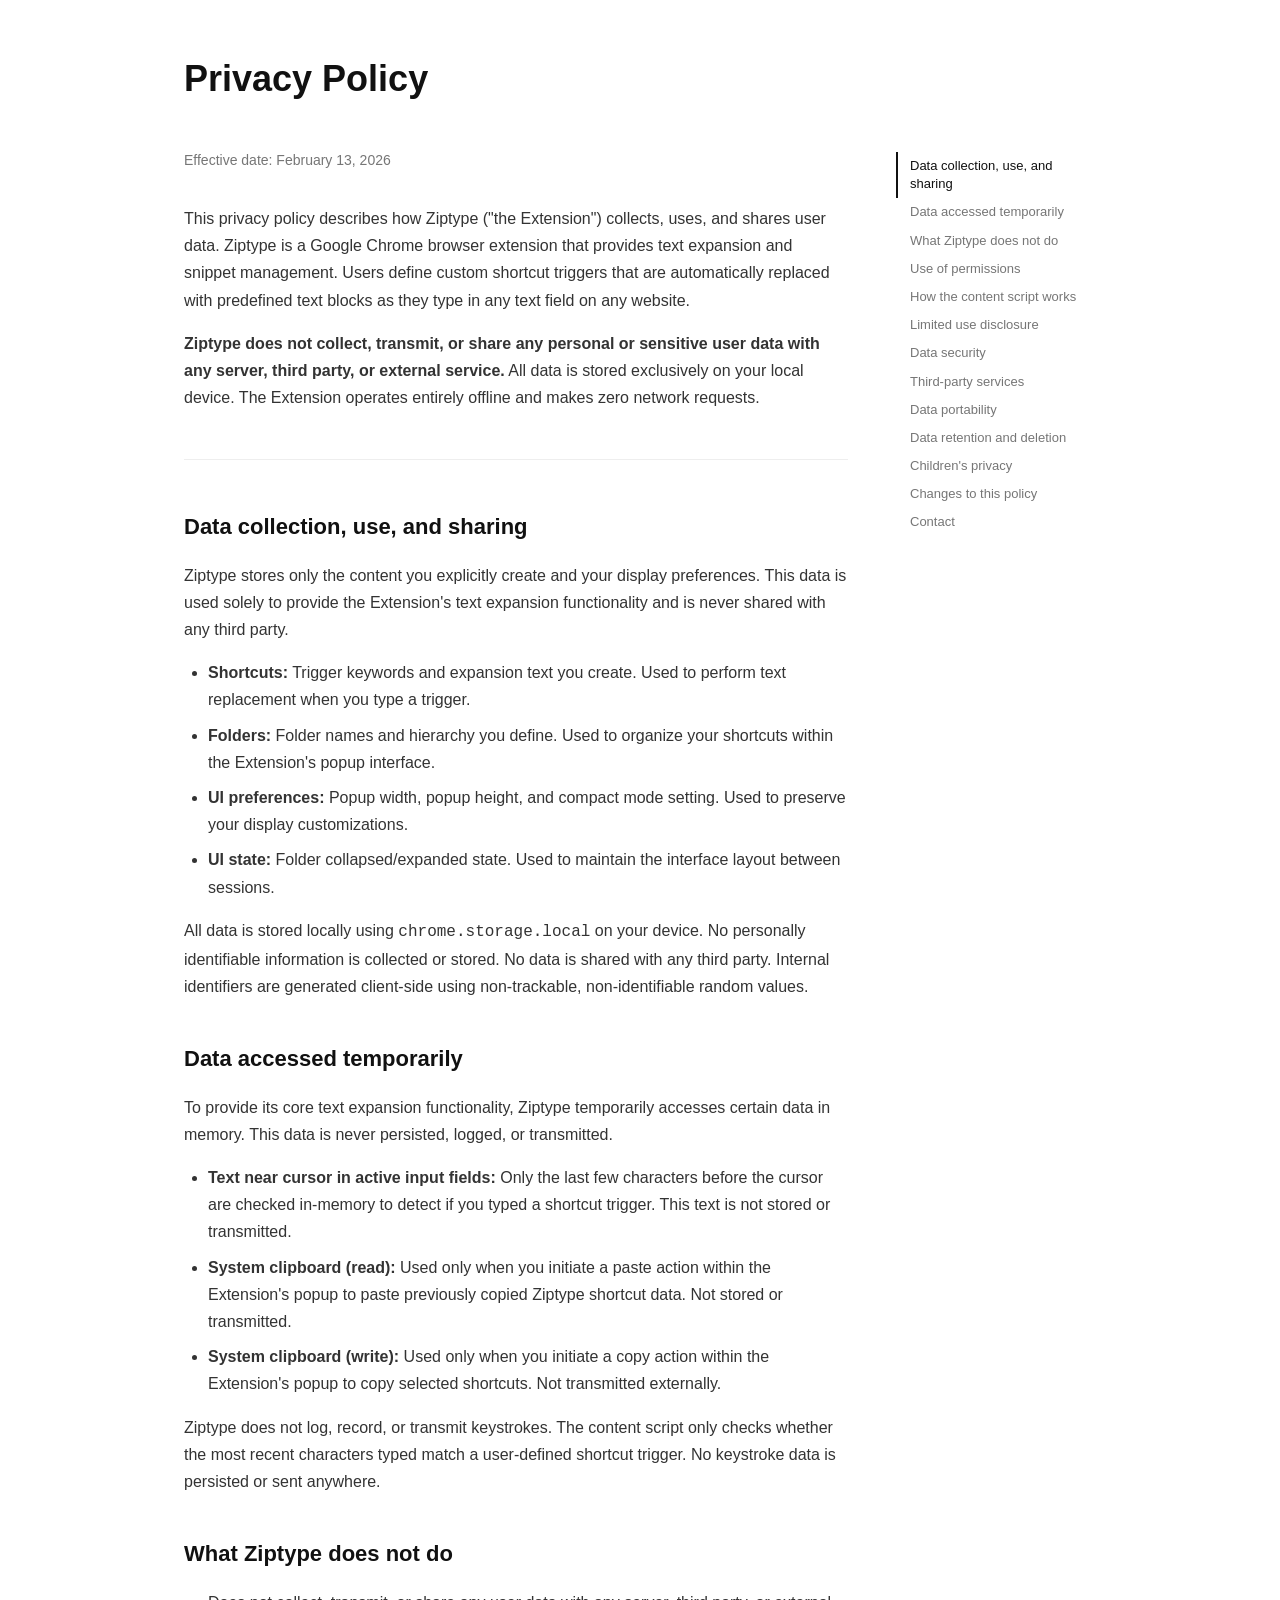
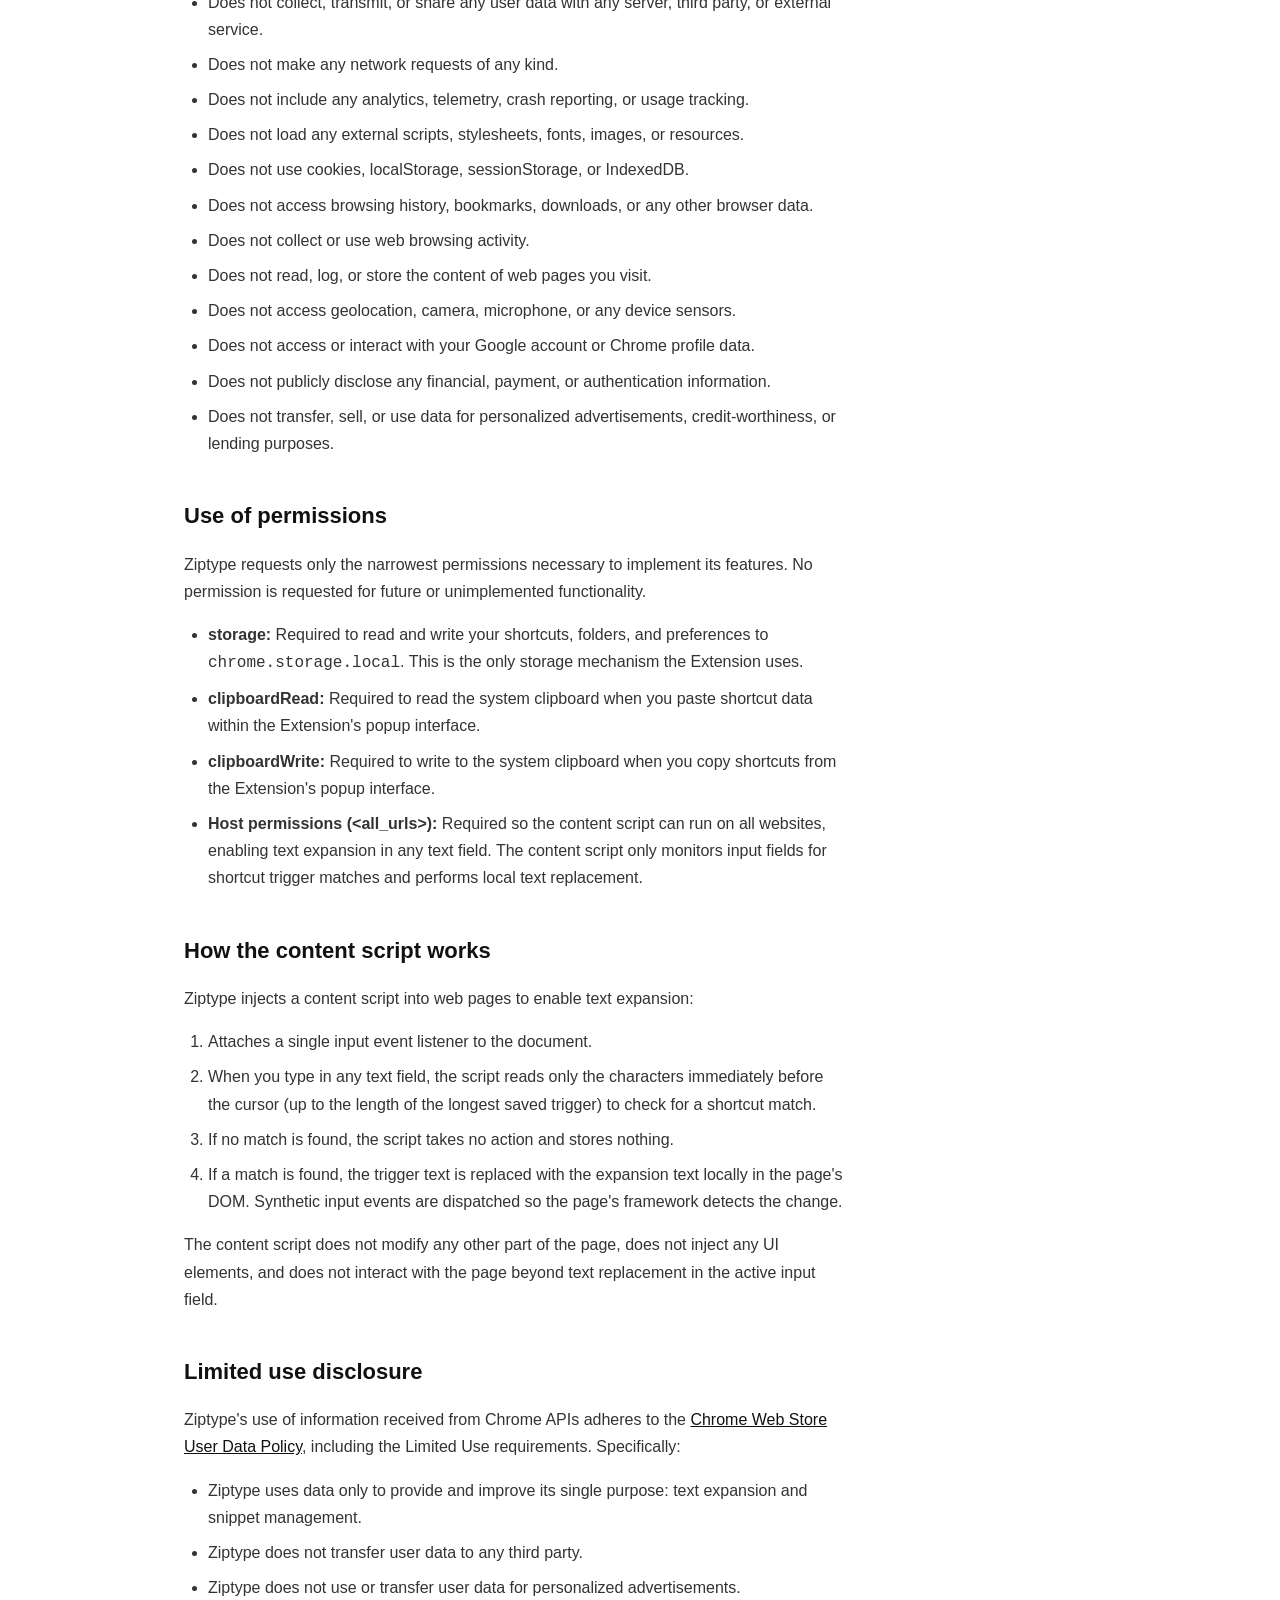
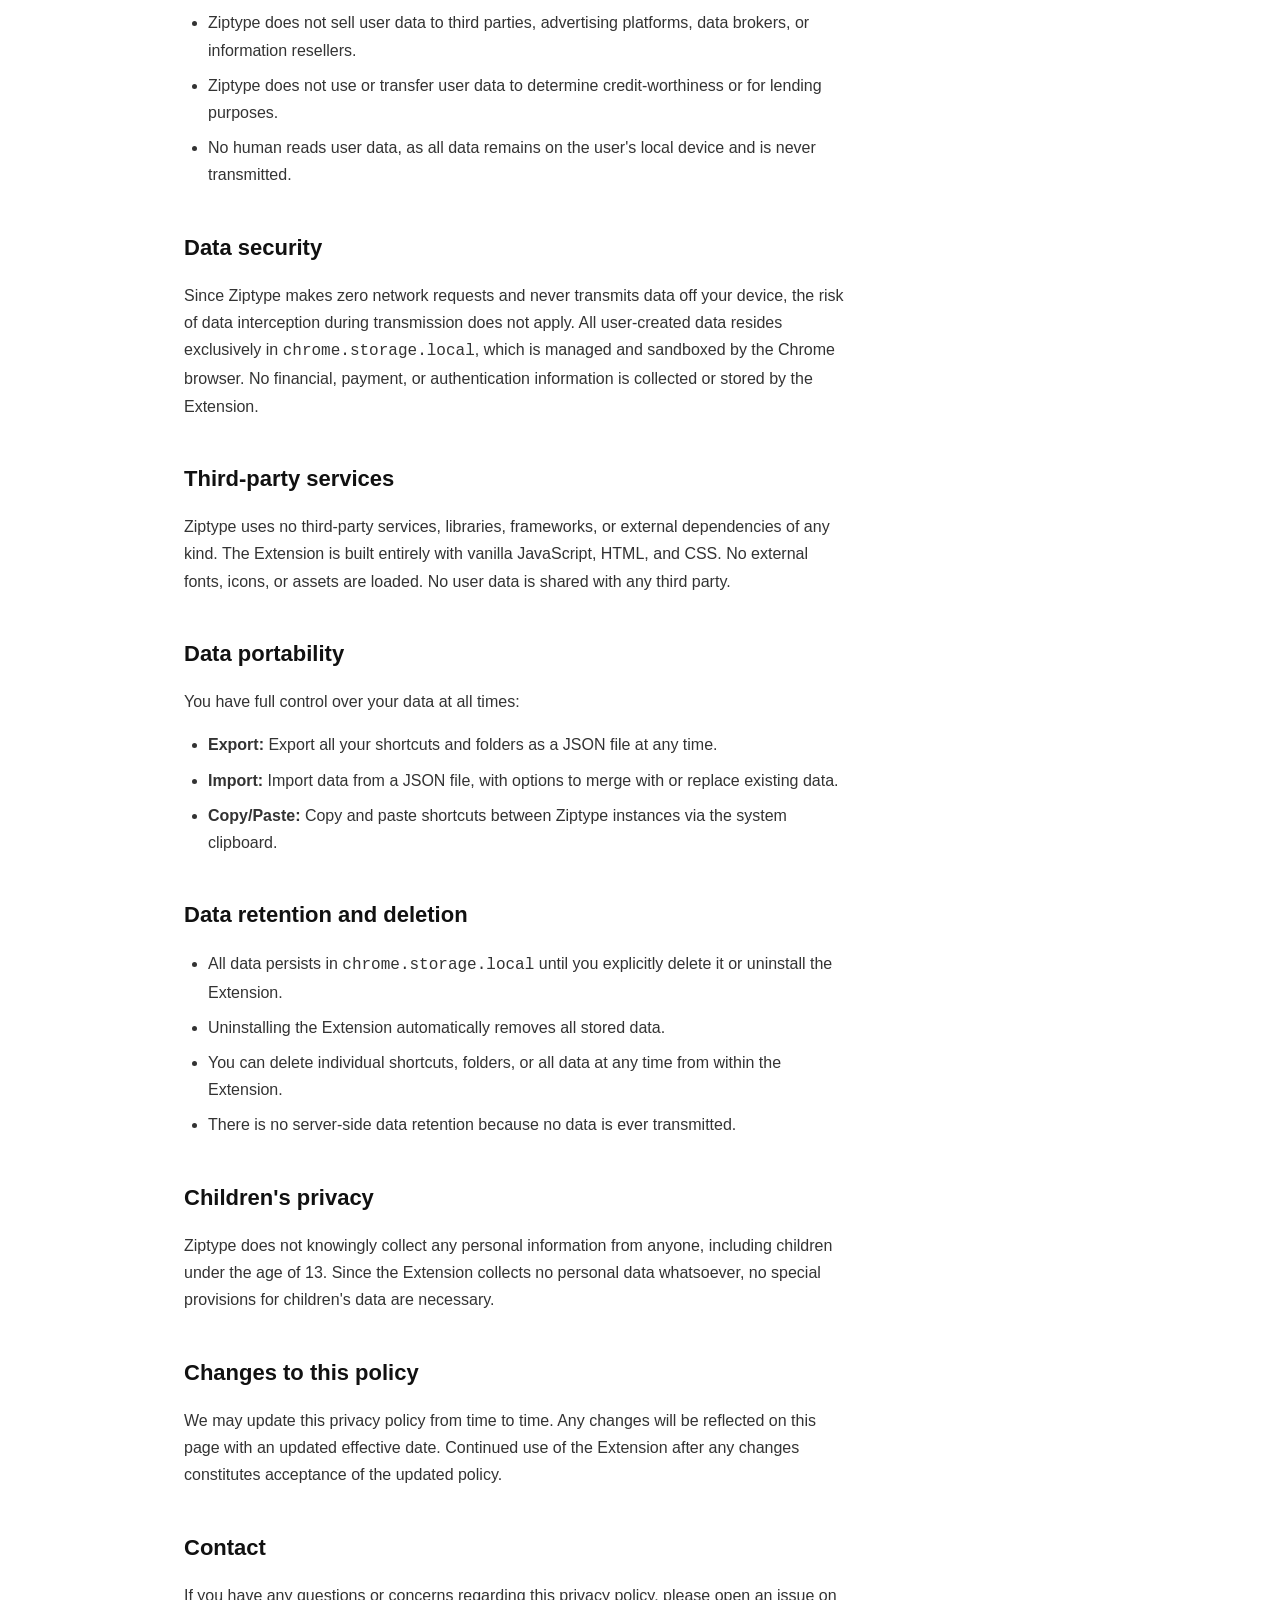
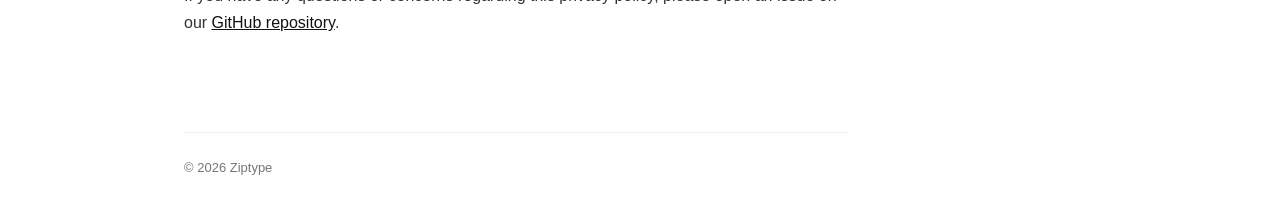
<file: privacy-policy.html>
<!DOCTYPE html>
<html lang="en">
<head>
  <meta charset="UTF-8">
  <meta name="viewport" content="width=device-width, initial-scale=1.0">
  <title>Ziptype — Privacy Policy</title>
  <style>
    * {
      margin: 0;
      padding: 0;
      box-sizing: border-box;
    }

    body {
      font-family: -apple-system, BlinkMacSystemFont, 'Segoe UI', Roboto, 'Helvetica Neue', Arial, sans-serif;
      background: #fff;
      color: #333;
      line-height: 1.7;
      -webkit-font-smoothing: antialiased;
    }

    .layout {
      max-width: 960px;
      margin: 0 auto;
      padding: 0 24px;
      display: flex;
      gap: 48px;
    }

    .content {
      flex: 1;
      min-width: 0;
      max-width: 680px;
    }

    nav.toc {
      width: 200px;
      flex-shrink: 0;
      position: sticky;
      top: 32px;
      align-self: flex-start;
      padding-top: 120px;
      max-height: calc(100vh - 32px);
      overflow-y: auto;
    }

    nav.toc ul {
      list-style: none;
      padding: 0;
      margin: 0;
    }

    nav.toc li {
      margin-bottom: 0;
    }

    nav.toc a {
      display: block;
      padding: 5px 0;
      font-size: 13px;
      color: #767676;
      text-decoration: none;
      line-height: 1.4;
      border-left: 2px solid transparent;
      padding-left: 12px;
      transition: color 0.15s, border-color 0.15s;
    }

    nav.toc a:hover {
      color: #111;
    }

    nav.toc a.active {
      color: #111;
      border-left-color: #111;
    }

    header {
      padding: 48px 0 0;
    }

    header h1 {
      font-size: 36px;
      font-weight: 700;
      color: #111;
      margin-bottom: 8px;
    }

    main {
      padding: 32px 0 80px;
    }

    .effective-date {
      font-size: 14px;
      color: #767676;
      margin-bottom: 32px;
    }

    h2 {
      font-size: 22px;
      font-weight: 700;
      color: #111;
      margin-top: 40px;
      margin-bottom: 16px;
    }

    p {
      margin-bottom: 16px;
      font-size: 16px;
    }

    ul, ol {
      margin-bottom: 16px;
      padding-left: 24px;
    }

    li {
      margin-bottom: 8px;
      font-size: 16px;
    }

    a {
      color: #111;
      text-decoration: underline;
    }

    a:hover {
      color: #555;
    }

    hr {
      border: none;
      border-top: 1px solid #eee;
      margin: 48px 0;
    }

    footer {
      border-top: 1px solid #eee;
      padding: 24px 0;
    }

    footer p {
      font-size: 13px;
      color: #767676;
    }

    @media (max-width: 820px) {
      .layout {
        display: block;
      }

      nav.toc {
        display: none;
      }

      .content {
        max-width: 100%;
      }
    }
  </style>
</head>
<body>

  <div class="layout">

    <div class="content">

      <header>
        <h1>Privacy Policy</h1>
      </header>

      <main>

        <p class="effective-date">Effective date: February 13, 2026</p>

        <p>
          This privacy policy describes how Ziptype ("the Extension") collects, uses, and shares user data. Ziptype is a Google Chrome browser extension that provides text expansion and snippet management. Users define custom shortcut triggers that are automatically replaced with predefined text blocks as they type in any text field on any website.
        </p>

        <p>
          <strong>Ziptype does not collect, transmit, or share any personal or sensitive user data with any server, third party, or external service.</strong> All data is stored exclusively on your local device. The Extension operates entirely offline and makes zero network requests.
        </p>

        <hr>

        <!-- Collection, Use, and Sharing -->
        <h2 id="data-collection">Data collection, use, and sharing</h2>

        <p>Ziptype stores only the content you explicitly create and your display preferences. This data is used solely to provide the Extension's text expansion functionality and is never shared with any third party.</p>

        <ul>
          <li><strong>Shortcuts:</strong> Trigger keywords and expansion text you create. Used to perform text replacement when you type a trigger.</li>
          <li><strong>Folders:</strong> Folder names and hierarchy you define. Used to organize your shortcuts within the Extension's popup interface.</li>
          <li><strong>UI preferences:</strong> Popup width, popup height, and compact mode setting. Used to preserve your display customizations.</li>
          <li><strong>UI state:</strong> Folder collapsed/expanded state. Used to maintain the interface layout between sessions.</li>
        </ul>

        <p>All data is stored locally using <code>chrome.storage.local</code> on your device. No personally identifiable information is collected or stored. No data is shared with any third party. Internal identifiers are generated client-side using non-trackable, non-identifiable random values.</p>

        <!-- Temporary Data Access -->
        <h2 id="data-accessed-temporarily">Data accessed temporarily</h2>

        <p>To provide its core text expansion functionality, Ziptype temporarily accesses certain data in memory. This data is never persisted, logged, or transmitted.</p>

        <ul>
          <li><strong>Text near cursor in active input fields:</strong> Only the last few characters before the cursor are checked in-memory to detect if you typed a shortcut trigger. This text is not stored or transmitted.</li>
          <li><strong>System clipboard (read):</strong> Used only when you initiate a paste action within the Extension's popup to paste previously copied Ziptype shortcut data. Not stored or transmitted.</li>
          <li><strong>System clipboard (write):</strong> Used only when you initiate a copy action within the Extension's popup to copy selected shortcuts. Not transmitted externally.</li>
        </ul>

        <p>Ziptype does not log, record, or transmit keystrokes. The content script only checks whether the most recent characters typed match a user-defined shortcut trigger. No keystroke data is persisted or sent anywhere.</p>

        <!-- What Ziptype Does Not Do -->
        <h2 id="what-ziptype-does-not-do">What Ziptype does not do</h2>

        <ul>
          <li>Does not collect, transmit, or share any user data with any server, third party, or external service.</li>
          <li>Does not make any network requests of any kind.</li>
          <li>Does not include any analytics, telemetry, crash reporting, or usage tracking.</li>
          <li>Does not load any external scripts, stylesheets, fonts, images, or resources.</li>
          <li>Does not use cookies, localStorage, sessionStorage, or IndexedDB.</li>
          <li>Does not access browsing history, bookmarks, downloads, or any other browser data.</li>
          <li>Does not collect or use web browsing activity.</li>
          <li>Does not read, log, or store the content of web pages you visit.</li>
          <li>Does not access geolocation, camera, microphone, or any device sensors.</li>
          <li>Does not access or interact with your Google account or Chrome profile data.</li>
          <li>Does not publicly disclose any financial, payment, or authentication information.</li>
          <li>Does not transfer, sell, or use data for personalized advertisements, credit-worthiness, or lending purposes.</li>
        </ul>

        <!-- Permissions -->
        <h2 id="use-of-permissions">Use of permissions</h2>

        <p>Ziptype requests only the narrowest permissions necessary to implement its features. No permission is requested for future or unimplemented functionality.</p>

        <ul>
          <li><strong>storage:</strong> Required to read and write your shortcuts, folders, and preferences to <code>chrome.storage.local</code>. This is the only storage mechanism the Extension uses.</li>
          <li><strong>clipboardRead:</strong> Required to read the system clipboard when you paste shortcut data within the Extension's popup interface.</li>
          <li><strong>clipboardWrite:</strong> Required to write to the system clipboard when you copy shortcuts from the Extension's popup interface.</li>
          <li><strong>Host permissions (&lt;all_urls&gt;):</strong> Required so the content script can run on all websites, enabling text expansion in any text field. The content script only monitors input fields for shortcut trigger matches and performs local text replacement.</li>
        </ul>

        <!-- Content Script -->
        <h2 id="content-script">How the content script works</h2>

        <p>Ziptype injects a content script into web pages to enable text expansion:</p>

        <ol>
          <li>Attaches a single input event listener to the document.</li>
          <li>When you type in any text field, the script reads only the characters immediately before the cursor (up to the length of the longest saved trigger) to check for a shortcut match.</li>
          <li>If no match is found, the script takes no action and stores nothing.</li>
          <li>If a match is found, the trigger text is replaced with the expansion text locally in the page's DOM. Synthetic input events are dispatched so the page's framework detects the change.</li>
        </ol>

        <p>The content script does not modify any other part of the page, does not inject any UI elements, and does not interact with the page beyond text replacement in the active input field.</p>

        <!-- Limited Use -->
        <h2 id="limited-use">Limited use disclosure</h2>

        <p>Ziptype's use of information received from Chrome APIs adheres to the <a href="https://developer.chrome.com/docs/webstore/program-policies/policies#limited-use" target="_blank" rel="noopener noreferrer">Chrome Web Store User Data Policy</a>, including the Limited Use requirements. Specifically:</p>

        <ul>
          <li>Ziptype uses data only to provide and improve its single purpose: text expansion and snippet management.</li>
          <li>Ziptype does not transfer user data to any third party.</li>
          <li>Ziptype does not use or transfer user data for personalized advertisements.</li>
          <li>Ziptype does not sell user data to third parties, advertising platforms, data brokers, or information resellers.</li>
          <li>Ziptype does not use or transfer user data to determine credit-worthiness or for lending purposes.</li>
          <li>No human reads user data, as all data remains on the user's local device and is never transmitted.</li>
        </ul>

        <!-- Data Security -->
        <h2 id="data-security">Data security</h2>

        <p>Since Ziptype makes zero network requests and never transmits data off your device, the risk of data interception during transmission does not apply. All user-created data resides exclusively in <code>chrome.storage.local</code>, which is managed and sandboxed by the Chrome browser. No financial, payment, or authentication information is collected or stored by the Extension.</p>

        <!-- Third-Party Services -->
        <h2 id="third-party-services">Third-party services</h2>

        <p>Ziptype uses no third-party services, libraries, frameworks, or external dependencies of any kind. The Extension is built entirely with vanilla JavaScript, HTML, and CSS. No external fonts, icons, or assets are loaded. No user data is shared with any third party.</p>

        <!-- Data Portability -->
        <h2 id="data-portability">Data portability</h2>

        <p>You have full control over your data at all times:</p>

        <ul>
          <li><strong>Export:</strong> Export all your shortcuts and folders as a JSON file at any time.</li>
          <li><strong>Import:</strong> Import data from a JSON file, with options to merge with or replace existing data.</li>
          <li><strong>Copy/Paste:</strong> Copy and paste shortcuts between Ziptype instances via the system clipboard.</li>
        </ul>

        <!-- Data Retention -->
        <h2 id="data-retention">Data retention and deletion</h2>

        <ul>
          <li>All data persists in <code>chrome.storage.local</code> until you explicitly delete it or uninstall the Extension.</li>
          <li>Uninstalling the Extension automatically removes all stored data.</li>
          <li>You can delete individual shortcuts, folders, or all data at any time from within the Extension.</li>
          <li>There is no server-side data retention because no data is ever transmitted.</li>
        </ul>

        <!-- Children's Privacy -->
        <h2 id="childrens-privacy">Children's privacy</h2>

        <p>Ziptype does not knowingly collect any personal information from anyone, including children under the age of 13. Since the Extension collects no personal data whatsoever, no special provisions for children's data are necessary.</p>

        <!-- Changes -->
        <h2 id="changes">Changes to this policy</h2>

        <p>We may update this privacy policy from time to time. Any changes will be reflected on this page with an updated effective date. Continued use of the Extension after any changes constitutes acceptance of the updated policy.</p>

        <!-- Contact -->
        <h2 id="contact">Contact</h2>

        <p>If you have any questions or concerns regarding this privacy policy, please open an issue on our <a href="https://github.com/ArmAnMaghanyan/ziptype/issues" target="_blank" rel="noopener noreferrer">GitHub repository</a>.</p>

      </main>

      <footer>
        <p>&copy; 2026 Ziptype</p>
      </footer>

    </div>

    <nav class="toc" aria-label="Table of contents">
      <ul>
        <li><a href="#data-collection">Data collection, use, and sharing</a></li>
        <li><a href="#data-accessed-temporarily">Data accessed temporarily</a></li>
        <li><a href="#what-ziptype-does-not-do">What Ziptype does not do</a></li>
        <li><a href="#use-of-permissions">Use of permissions</a></li>
        <li><a href="#content-script">How the content script works</a></li>
        <li><a href="#limited-use">Limited use disclosure</a></li>
        <li><a href="#data-security">Data security</a></li>
        <li><a href="#third-party-services">Third-party services</a></li>
        <li><a href="#data-portability">Data portability</a></li>
        <li><a href="#data-retention">Data retention and deletion</a></li>
        <li><a href="#childrens-privacy">Children's privacy</a></li>
        <li><a href="#changes">Changes to this policy</a></li>
        <li><a href="#contact">Contact</a></li>
      </ul>
    </nav>

  </div>

  <script>
    const links = document.querySelectorAll('nav.toc a');
    const sections = Array.from(links).map(link => {
      return document.querySelector(link.getAttribute('href'));
    });

    function updateActive() {
      let current = 0;
      for (let i = 0; i < sections.length; i++) {
        if (sections[i].getBoundingClientRect().top <= 80) {
          current = i;
        }
      }
      links.forEach(link => link.classList.remove('active'));
      links[current].classList.add('active');
    }

    window.addEventListener('scroll', updateActive, { passive: true });
    updateActive();
  </script>

</body>
</html>
</file>
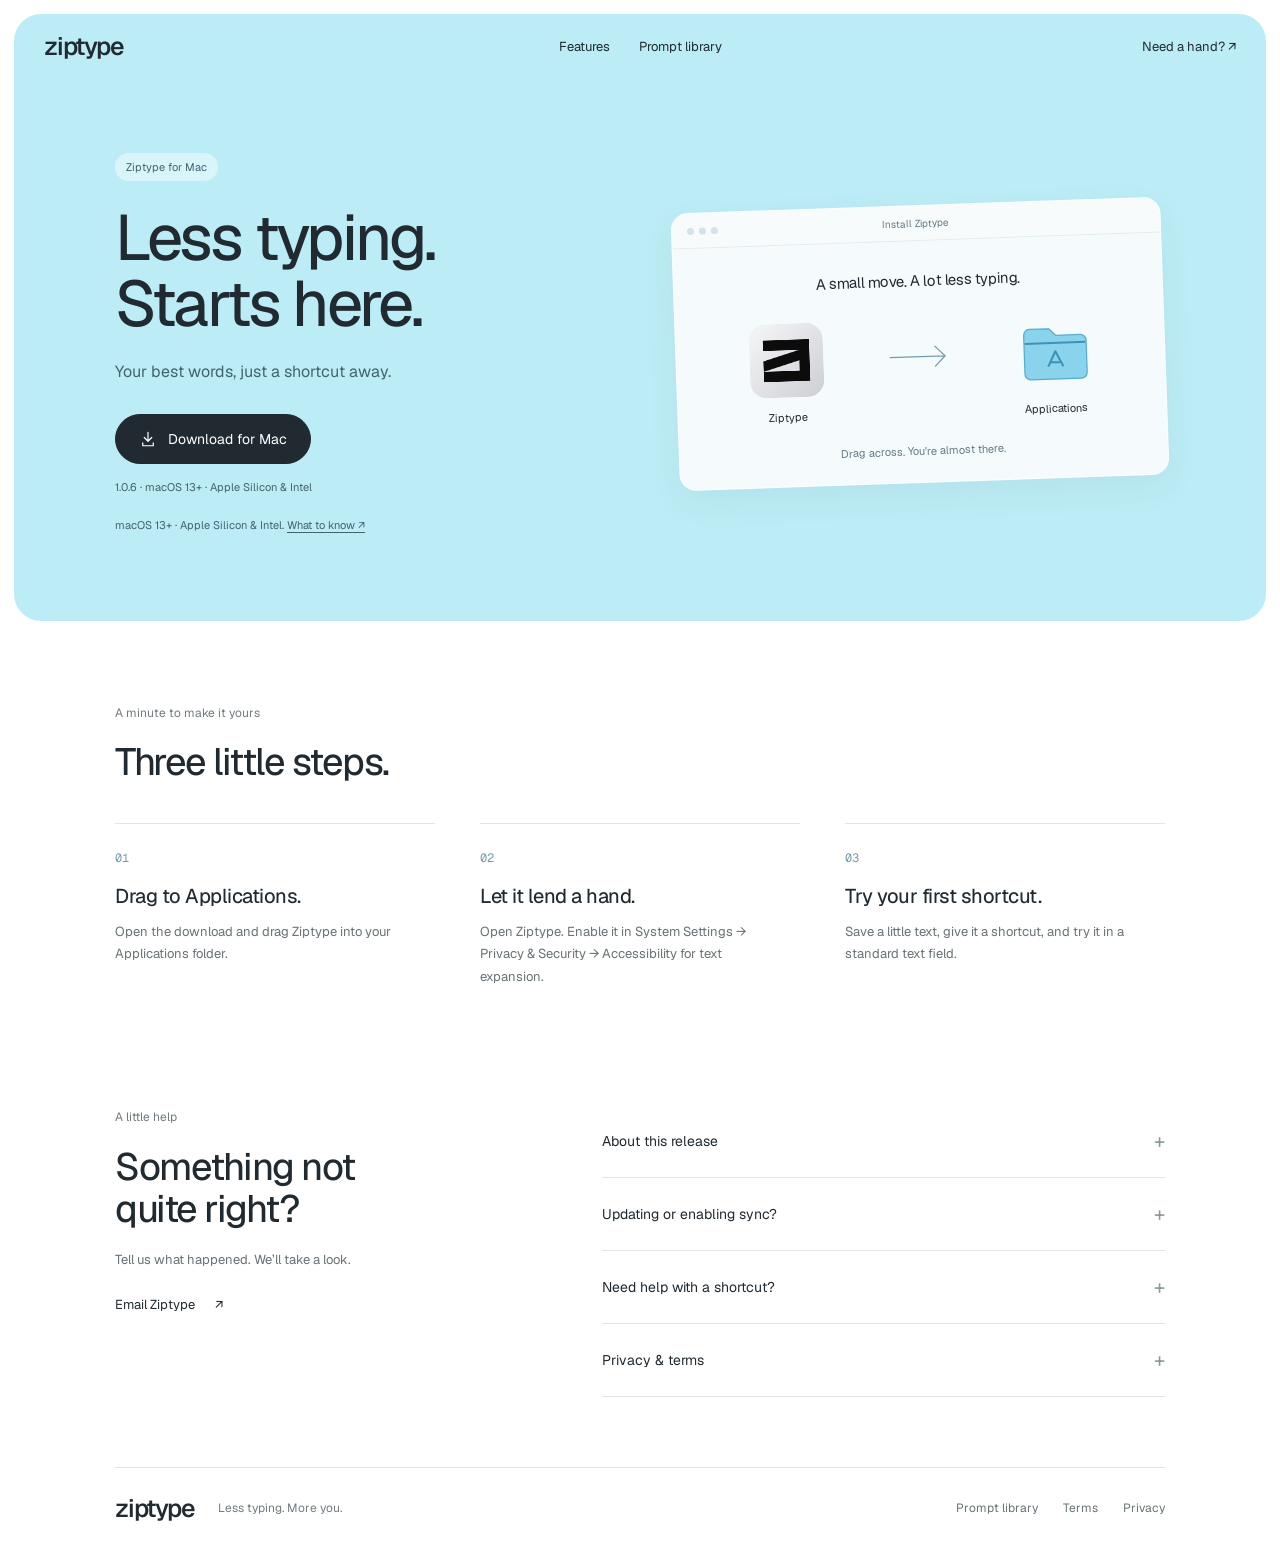
<file: support.html>
<!doctype html>
<html lang="en">
<head>
<meta charset="utf-8"><meta name="viewport" content="width=device-width, initial-scale=1">
<title>Ziptype for Mac — Download &amp; setup</title>
<meta name="description" content="Download Ziptype for Mac. Drag to Applications, open Ziptype, and get help setting up your text shortcuts.">
<meta name="robots" content="index,follow"><meta name="theme-color" content="#bcecf5">
<link rel="canonical" href="https://www.ziptype.app/support">
<link rel="icon" href="favicon.png" type="image/png">
<link rel="stylesheet" href="style.css"><link rel="stylesheet" href="support.css">
<script src="navigation.js" defer></script>
<script src="support.js" defer></script>
</head>
<body class="setup-page">
<a class="skip-link" href="#main">Skip to content</a>
<main id="main">
<section class="setup-hero" id="mac-release" aria-labelledby="mac-title">
<header class="header">
<a class="wordmark" href="/" aria-label="Ziptype home">ziptype</a>
<nav class="desktop-nav" aria-label="Main navigation"><a href="/">Features</a><a href="/prompts">Prompt library</a></nav>
<div class="header-actions"><a class="setup-help-link" href="#help">Need a hand? ↗</a><button class="menu-toggle" aria-label="Open menu" aria-expanded="false" aria-controls="mobile-menu"><span></span><span></span></button></div>
<nav class="mobile-nav" id="mobile-menu" aria-label="Mobile navigation" hidden><a href="/">Features</a><a href="/prompts">Prompt library</a><a href="#help">Get help</a></nav>
</header>
<div class="setup-intro">
<div class="setup-copy"><span class="setup-pill">Ziptype for Mac</span>
<h1 id="mac-title">Less typing.<br>Starts here.</h1>
<p>Your best words, just a shortcut away.</p>
<a class="button" href="downloads/Ziptype.dmg" download data-conversion="mac_download"><svg class="icon" viewBox="0 0 24 24" aria-hidden="true"><path d="M12 3v12m-5-5 5 5 5-5M5 17v4h14v-4"/></svg> Download for Mac</a>
<p class="setup-meta">1.0.6 · macOS 13+ · Apple Silicon &amp; Intel</p>
<p class="setup-preview">macOS 13+ · Apple Silicon &amp; Intel. <a href="#preview-notes">What to know ↗</a></p>
</div>
<div class="setup-visual" aria-hidden="true"><div class="setup-window-bar"><span><i></i><i></i><i></i></span><span>Install Ziptype</span><span></span></div><div class="setup-window-body"><p>A small move. A lot less typing.</p><div class="setup-drag"><div class="setup-drag-item"><img src="icon.png" width="88" height="88" alt=""><span>Ziptype</span></div><svg class="setup-arrow" viewBox="0 0 72 28"><path d="M2 14h66m-12-12 12 12-12 12"/></svg><div class="setup-drag-item"><svg class="setup-folder" viewBox="0 0 88 88"><path d="M7 24a7 7 0 0 1 7-7h23l8 8h29a7 7 0 0 1 7 7v38a7 7 0 0 1-7 7H14a7 7 0 0 1-7-7Z"/><path d="M8 34h72M35 62l9-18 9 18m-16-5h14"/></svg><span>Applications</span></div></div><p class="setup-drag-caption">Drag across. You’re almost there.</p></div></div>
</div></section>
<section class="setup-steps" aria-labelledby="setup-title"><div class="setup-section-heading"><span>A minute to make it yours</span><h2 id="setup-title">Three little steps.</h2></div><ol>
<li><span class="setup-number">01</span><h3>Drag to Applications.</h3><p>Open the download and drag Ziptype into your Applications folder.</p></li>
<li><span class="setup-number">02</span><h3>Let it lend a hand.</h3><p>Open Ziptype. Enable it in System Settings → Privacy &amp; Security → Accessibility for text expansion.</p></li>
<li><span class="setup-number">03</span><h3>Try your first shortcut.</h3><p>Save a little text, give it a shortcut, and try it in a standard text field.</p></li>
</ol></section>
<section class="setup-help" id="help" aria-labelledby="help-title"><div><span class="setup-eyebrow">A little help</span><h2 id="help-title">Something not<br>quite right?</h2><p>Tell us what happened. We’ll take a look.</p><a class="text-link" href="mailto:arman.armaghanyan@gmail.com?subject=Ziptype%20support">Email Ziptype <span aria-hidden="true">↗</span></a></div><div class="setup-answers">
<details id="preview-notes"><summary>About this release <span aria-hidden="true">+</span></summary><div><p>Ziptype for Mac is available to download. The app and installer are Developer ID signed and Apple notarized. Some custom editors may not work.</p><p>Google sign-in and cloud sync remain limited to configured test accounts. Local use needs no account. Clean installation on another Mac, update/data preservation and broader sync testing are not complete.</p><p><a href="downloads/Ziptype-notes.txt">Release &amp; installation notes</a> · <a href="downloads/SHA256SUMS.txt">Download checksum</a></p></div></details>
<details><summary>Updating or enabling sync? <span aria-hidden="true">+</span></summary><div><p>Export a backup first, then quit Ziptype before replacing the app in Applications. Do not delete your library or uninstall the Chrome extension.</p><p>Signing in alone does not upload your library. Review the device and cloud versions before choosing either one. If macOS rejects the app, contact us—do not bypass Gatekeeper.</p></div></details>
<details><summary>Need help with a shortcut? <span aria-hidden="true">+</span></summary><div><p>Include the shortcut, app or text field, Ziptype version, macOS version, and what happened. Hide private text in screenshots; never send passwords, sign-in codes, tokens, or private keys.</p><p>For ready-made shortcuts, explore the <a href="/prompts">prompt library</a> and its “How to use” guide.</p></div></details>
<details><summary>Privacy &amp; terms <span aria-hidden="true">+</span></summary><div><p>The <a href="https://www.ziptype.app/privacy-policy">published Privacy Policy</a> describes the earlier local-only extension and needs updating for account and cloud-sync features before their public release. The <a href="/terms">Terms of Use</a> are still a draft for review.</p></div></details>
</div></section>
</main>
<footer class="setup-footer"><a class="wordmark" href="/">ziptype</a><span>Less typing. More you.</span><nav aria-label="Footer navigation"><a href="/prompts">Prompt library</a><a href="/terms">Terms</a><a href="https://www.ziptype.app/privacy-policy">Privacy</a></nav></footer>
</body>
</html>
</file>
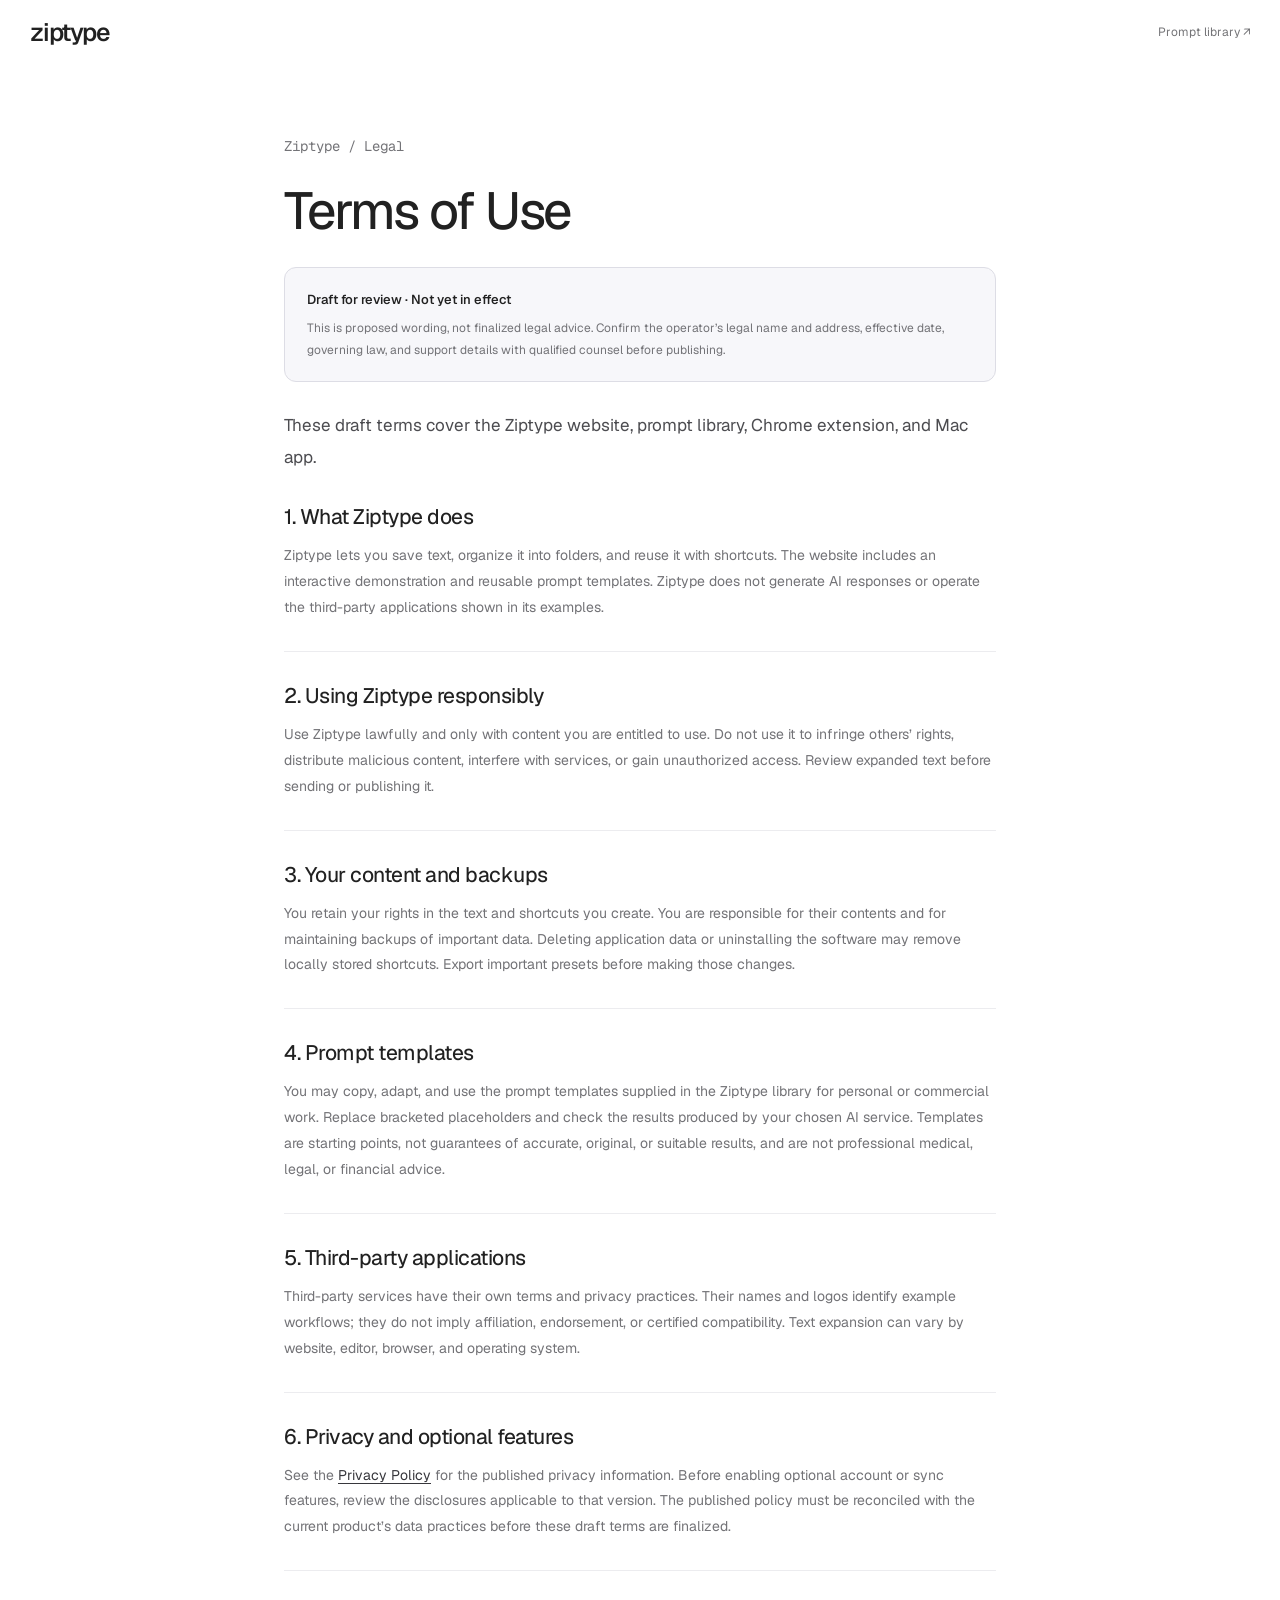
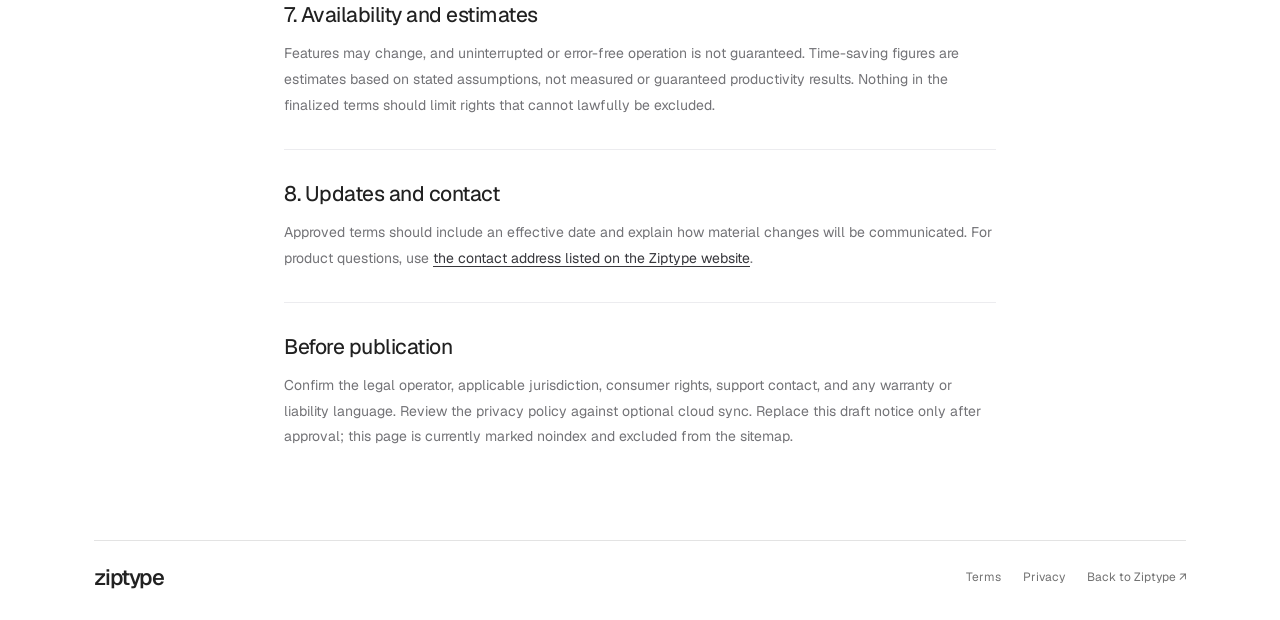
<file: terms.html>
<!doctype html>
<html lang="en">
<head>
<meta charset="utf-8"><meta name="viewport" content="width=device-width, initial-scale=1">
<title>Terms of Use — Ziptype (Draft)</title>
<meta name="description" content="Draft terms for the Ziptype website, prompt library, Chrome extension, and Mac app. Pending review and approval before publication.">
<meta name="robots" content="noindex,follow"><meta name="theme-color" content="#ffffff">
<link rel="icon" href="favicon.png" type="image/png"><link rel="stylesheet" href="style.css"><link rel="stylesheet" href="prompts.css"><link rel="stylesheet" href="legal.css">
</head>
<body class="prompts-page legal-page">
<a class="skip-link" href="#main">Skip to content</a>
<header class="header catalog-header legal-header"><a class="wordmark" href="/" aria-label="Ziptype home">ziptype</a><a class="legal-back" href="/prompts">Prompt library ↗</a></header>
<main id="main" class="legal-main">
<p class="legal-eyebrow">Ziptype / Legal</p>
<h1>Terms of Use</h1>
<aside class="legal-notice" aria-label="Draft status"><strong>Draft for review · Not yet in effect</strong><p>This is proposed wording, not finalized legal advice. Confirm the operator’s legal name and address, effective date, governing law, and support details with qualified counsel before publishing.</p></aside>
<p class="legal-lead">These draft terms cover the Ziptype website, prompt library, Chrome extension, and Mac app.</p>
<section><h2>1. What Ziptype does</h2><p>Ziptype lets you save text, organize it into folders, and reuse it with shortcuts. The website includes an interactive demonstration and reusable prompt templates. Ziptype does not generate AI responses or operate the third-party applications shown in its examples.</p></section>
<section><h2>2. Using Ziptype responsibly</h2><p>Use Ziptype lawfully and only with content you are entitled to use. Do not use it to infringe others’ rights, distribute malicious content, interfere with services, or gain unauthorized access. Review expanded text before sending or publishing it.</p></section>
<section><h2>3. Your content and backups</h2><p>You retain your rights in the text and shortcuts you create. You are responsible for their contents and for maintaining backups of important data. Deleting application data or uninstalling the software may remove locally stored shortcuts. Export important presets before making those changes.</p></section>
<section><h2>4. Prompt templates</h2><p>You may copy, adapt, and use the prompt templates supplied in the Ziptype library for personal or commercial work. Replace bracketed placeholders and check the results produced by your chosen AI service. Templates are starting points, not guarantees of accurate, original, or suitable results, and are not professional medical, legal, or financial advice.</p></section>
<section><h2>5. Third-party applications</h2><p>Third-party services have their own terms and privacy practices. Their names and logos identify example workflows; they do not imply affiliation, endorsement, or certified compatibility. Text expansion can vary by website, editor, browser, and operating system.</p></section>
<section><h2>6. Privacy and optional features</h2><p>See the <a href="https://www.ziptype.app/privacy-policy">Privacy Policy</a> for the published privacy information. Before enabling optional account or sync features, review the disclosures applicable to that version. The published policy must be reconciled with the current product’s data practices before these draft terms are finalized.</p></section>
<section><h2>7. Availability and estimates</h2><p>Features may change, and uninterrupted or error-free operation is not guaranteed. Time-saving figures are estimates based on stated assumptions, not measured or guaranteed productivity results. Nothing in the finalized terms should limit rights that cannot lawfully be excluded.</p></section>
<section><h2>8. Updates and contact</h2><p>Approved terms should include an effective date and explain how material changes will be communicated. For product questions, use <a href="mailto:arman.armaghanyan@gmail.com">the contact address listed on the Ziptype website</a>.</p></section>
<section class="legal-review"><h2>Before publication</h2><p>Confirm the legal operator, applicable jurisdiction, consumer rights, support contact, and any warranty or liability language. Review the privacy policy against optional cloud sync. Replace this draft notice only after approval; this page is currently marked noindex and excluded from the sitemap.</p></section>
</main>
<footer class="catalog-footer"><a class="wordmark" href="/">ziptype</a><nav aria-label="Footer navigation"><a href="/terms" aria-current="page">Terms</a><a href="https://www.ziptype.app/privacy-policy">Privacy</a><a href="/">Back to Ziptype ↗</a></nav></footer>
</body>
</html>
</file>
<file: style.css>
@font-face{font-family:Geist;src:url("fonts/Geist-Variable.woff2") format("woff2");font-weight:100 900;font-style:normal;font-display:swap}
@font-face{font-family:"Geist Mono";src:url("fonts/GeistMono-Variable.woff2") format("woff2");font-weight:100 900;font-style:normal;font-display:swap}
@font-face{font-family:"Geist Pixel";src:url("fonts/GeistPixel-Square.woff2") format("woff2");font-weight:400;font-style:normal;font-display:swap}
:root{--ink:#172326;--muted:#687276;--line:#e3e8e7;--paper:#fff}
*{box-sizing:border-box}html{scroll-behavior:smooth;scroll-padding-top:28px}body{margin:0;background:var(--paper);color:var(--ink);font-family:"Geist",Arial,sans-serif;-webkit-font-smoothing:antialiased}button,a,textarea{-webkit-tap-highlight-color:transparent}button,textarea{font:inherit}a{color:inherit;text-decoration:none}button{color:inherit;cursor:pointer}button:disabled{cursor:wait}a,button{touch-action:manipulation}button:focus-visible,a:focus-visible,summary:focus-visible,[tabindex]:focus-visible{outline:2px solid #1c6f8b;outline-offset:5px}h1,h2,h3,p{margin:0}h1,h2,h3{font-weight:400}::selection{background:#bcecf4}section[id]{scroll-margin-top:24px}.emphasis{font:inherit;letter-spacing:inherit}.muted{color:#929b9e}.section-wrap{max-width:1120px;margin-inline:auto}.sr-only{position:absolute;width:1px;height:1px;padding:0;margin:-1px;overflow:hidden;clip:rect(0,0,0,0);white-space:nowrap;border:0}.skip-link{position:fixed;top:12px;left:20px;z-index:30;background:white;padding:12px;border-radius:8px;transform:translateY(-150%)}.skip-link:focus{transform:translateY(0)}.icon{width:18px;height:18px;fill:none;stroke:currentColor;stroke-width:1.6;stroke-linecap:round;stroke-linejoin:round;flex-shrink:0}.button{display:inline-flex;align-items:center;justify-content:center;gap:11px;background:var(--ink);color:white;border:1px solid var(--ink);border-radius:100px;padding:15px 23px;font-size:14px;line-height:1.2;transition:transform .2s,background .2s;white-space:nowrap}.button:hover{background:#314448;transform:translateY(-2px)}.button-small{padding:11px 17px;font-size:13px}.button-small span{margin-left:8px}.button-outline{background:#ffffff4d;color:var(--ink);border-color:#729ea4}.button-outline:hover{background:#ffffffa6}.text-link{display:inline-flex;gap:20px;align-items:center;font-size:14px}.text-link:hover{text-decoration:underline;text-underline-offset:5px}.section-label{font-size:10px;font-weight:500;letter-spacing:.12em;display:flex;align-items:center;gap:10px;line-height:1.6}.small-dot{width:5px;height:5px;border-radius:50%;background:currentColor;display:inline-block;flex-shrink:0}
.sky{position:relative;isolation:isolate;overflow:hidden;background:radial-gradient(ellipse at 55% 82%,#edfafb 0,transparent 53%),linear-gradient(120deg,#bbf0f8,#81dff1 56%,#bcecf5)}.cloud{position:absolute;z-index:-1;pointer-events:none;border-radius:50%;filter:blur(15px);background:radial-gradient(ellipse at 50% 50%,#ffffffe6,#ffffff00 69%)}.cloud:before,.cloud:after{content:"";position:absolute;border-radius:50%;background:inherit}.cloud:before{width:65%;height:105%;left:8%;top:-28%}.cloud:after{width:57%;height:110%;right:4%;top:-10%}.cloud-one{width:550px;height:210px;left:-220px;top:250px;transform:rotate(-16deg);opacity:.8}.cloud-two{width:530px;height:230px;right:-115px;top:150px;transform:rotate(15deg);opacity:.85}.cloud-three{width:800px;height:230px;left:26%;bottom:25px;opacity:.8}
.hero{margin:14px 14px 0;border-radius:27px;padding-bottom:24px}.header{height:79px;display:flex;align-items:center;justify-content:space-between;padding:0 27px;position:relative;z-index:3}.brand{display:inline-flex;align-items:center;gap:7px;font-size:23px;font-weight:500;letter-spacing:-1.1px}.brand-mark{display:inline-flex;align-items:center;justify-content:center;width:29px;height:29px;line-height:1;border:1.6px solid currentColor;border-radius:50%;font-family:"Geist",Arial,sans-serif;font-size:27px;font-style:normal;font-weight:bold;letter-spacing:-3px;padding-right:4px;transform:rotate(-12deg)}.desktop-nav{display:flex;gap:34px;margin-left:45px;font-size:13px}.desktop-nav a:hover{opacity:.6}.header-actions{display:flex;align-items:center;gap:12px}.menu-toggle{display:none}.mobile-nav[hidden]{display:none}.hero-copy{text-align:center;padding:55px 20px 0}.eyebrow-pill{border:1px solid #95cfd9;display:inline-flex;gap:9px;align-items:center;font-size:11px;padding:6px 9px;border-radius:30px;background:#d3f5fa44}.eyebrow-pill:hover{background:#d3f5fa99}.status-dot{height:5px;width:5px;background:#388c85;border-radius:50%}.hero h1{font-size:clamp(40px,4.55vw,66px);line-height:1.06;letter-spacing:-2.6px;margin:26px 0 18px}.hero-copy>p{font-size:14px;line-height:1.65;color:#435f67}.hero-cta{display:flex;gap:25px;justify-content:center;align-items:center;margin-top:25px}.hero-copy .hero-meta{font-size:10px;letter-spacing:.02em;color:#4d7078;margin-top:15px}
.product-window{max-width:1050px;margin:51px auto 0;border-radius:14px;background:#f9fcfce0;border:1px solid #ffffffc9;box-shadow:0 5px 12px #3765740c,0 32px 70px #3979881c;overflow:hidden;position:relative}.window-toolbar{height:43px;display:flex;align-items:center;justify-content:space-between;padding:0 17px;border-bottom:1px solid #dce8e8;background:#f5fcfdba}.traffic-lights{display:flex;gap:6px}.traffic-lights i{height:9px;width:9px;background:#ff746a;border-radius:50%}.traffic-lights i:nth-child(2){background:#f2c661}.traffic-lights i:nth-child(3){background:#7bc69f}.address{display:flex;gap:7px;align-items:center;justify-content:center;font-size:10px;color:#6c7c80;background:#fff9;border-radius:6px;width:40%;padding:5px}.address .icon{width:10px;height:10px}.toolbar-end{color:#849195;font-size:18px}.product-body{display:grid;grid-template-columns:260px 1fr;min-height:359px}.library{padding:23px 15px 19px;border-right:1px solid #dfebeb;background:#f3fafa9c;display:flex;flex-direction:column}.library-brand{display:flex;align-items:center;gap:7px;font-size:12px;font-weight:500;padding:0 3px 24px}.library-brand .brand-mark{height:22px;width:22px;font-size:20px}.library-count{margin-left:auto;color:#6b868e;font-size:10px;border:1px solid #d8e5e7;border-radius:4px;padding:2px 5px}.library-label{font-size:8px;letter-spacing:1.1px;color:#667d81;margin:2px 7px 12px}.snippet{display:flex;align-items:center;gap:10px;padding:12px 9px;width:100%;text-align:left;border:1px solid transparent;background:transparent;border-radius:8px;margin-bottom:5px;transition:background .2s}.snippet:hover{background:#e9f1f2}.snippet.active{background:white;border-color:#e0eaea;box-shadow:0 3px 7px #112f3b05}.snippet strong{display:block;font-size:10px;font-weight:500;line-height:1.4}.snippet code{display:block;font-size:10px;color:#68797d;margin-top:3px}.snippet-icon{display:flex;align-items:center;justify-content:center;width:29px;height:31px;border-radius:7px;font-size:17px;flex-shrink:0}.blue{background:#dceef8;color:#5f8dad}.lavender{background:#e9e3f8;color:#9580b6}.peach{background:#f9e7d9;color:#c09a7c}.snippet-arrow{margin-left:auto;color:#93a5aa;font-size:12px}.library-bottom{margin-top:auto;display:flex;align-items:center;gap:7px;color:#687d82;font-size:8px;padding:20px 6px 0}.library-bottom .small-dot{color:#6baf91;width:4px;height:4px}.demo-main{padding:29px 35px 21px;background:#ffffffbd}.demo-context{display:flex;justify-content:space-between;align-items:center;font-size:8px;letter-spacing:1px;color:#6c7b7f}.demo-badge{font-size:8px;letter-spacing:0;border:1px solid #dfe8e7;padding:3px 7px;border-radius:20px;color:#647b80}.demo-main h2{font-size:25px;letter-spacing:-.6px;margin:13px 0 23px}.message-card{background:white;border:1px solid #e1e7e7;border-radius:10px;box-shadow:0 6px 16px #152c3c04}.message-to{display:flex;align-items:center;gap:10px;padding:13px 17px;border-bottom:1px solid #edf0ef;color:#728186;font-size:9px}.recipient{background:#f0f4f3;color:#66797c;border-radius:5px;padding:4px 7px}.recipient span{margin-left:8px}.message-subject{margin-left:auto;color:#728186;font-size:8px}#demo-editor{display:block;width:100%;height:128px;border:0;resize:vertical;border-radius:0;background:transparent;padding:18px;color:#3c5054;font-size:12px;line-height:1.7;outline-offset:-3px}#demo-editor::placeholder{color:#71888e}#demo-editor:focus{outline:2px solid #a9d4e0}.message-footer{display:flex;align-items:center;justify-content:space-between;padding:9px 17px 12px;color:#718084}.formatting{display:flex;align-items:center;gap:12px;font-size:11px}.draft-note{font-size:8px}.demo-controls{display:flex;align-items:center;gap:10px;margin-top:15px;min-height:23px}.demo-controls p{font-size:9px;color:#627b81}.demo-controls kbd{font:inherit;font-family:"Geist Mono",monospace;background:#edf4f4;color:#426871;border:1px solid #dce9e9;border-radius:4px;padding:3px 5px}.demo-play,.demo-reset{margin-left:auto;background:transparent;border:0;font-size:10px;padding:5px 0;display:inline-flex;align-items:center;gap:8px}.demo-play[hidden],.demo-reset[hidden]{display:none}.hero-bottom{display:flex;align-items:center;justify-content:center;gap:6px;font-size:9px;color:#526f74;margin:22px 0 0}.hero-bottom span:last-child{margin-left:8px}
.intro{display:grid;grid-template-columns:1fr 2fr;gap:38px;padding-block:117px 112px;border-bottom:1px solid var(--line)}.intro>.section-label{align-self:start;padding-top:11px}.intro h2{font-size:36px;line-height:1.18;letter-spacing:-1.3px}.intro p{font-size:15px;line-height:1.8;color:var(--muted);max-width:570px;margin:25px 0}.intro .text-link{font-size:12px}.features{padding-top:100px;padding-bottom:110px}.section-heading{text-align:center}.section-heading .section-label{justify-content:center}.section-heading h2{font-size:47px;letter-spacing:-1.8px;line-height:1.12;margin:22px 0 17px}.section-heading>p{font-size:14px;line-height:1.7;color:var(--muted)}.feature-grid{display:grid;grid-template-columns:repeat(3,1fr);gap:27px;margin-top:51px}.feature-visual{position:relative;overflow:hidden;border-radius:14px;height:226px;background:#f3f7f6;margin-bottom:27px}.feature-index{font-size:8px;letter-spacing:1.05px;color:#6a787b}.feature-card h3{font-size:25px;line-height:1.22;letter-spacing:-.7px;margin:14px 0 12px}.feature-card>p{font-size:13px;line-height:1.8;color:var(--muted);max-width:315px}.instant-visual{display:flex;flex-direction:column;align-items:center;justify-content:center;background:radial-gradient(ellipse at bottom,#eaf5f5,#f4f7f6)}.floating-key{background:#fff;box-shadow:0 6px 12px #24353b07;border:1px solid #e4e9e8;border-radius:9px;padding:12px 21px;font-size:16px;letter-spacing:-.5px;transform:rotate(-5deg)}.cursor{display:inline-block;margin-left:3px;height:18px;border-left:1px solid #648f9e;vertical-align:middle}.flow-line{color:#b5c8c9;margin:9px 0;font-size:21px}.mini-message{display:flex;align-items:center;gap:9px;background:#fff;box-shadow:0 6px 12px #24353b08;border:1px solid #e4e9e8;border-radius:9px;padding:14px 13px;font-size:9px;line-height:1.6;transform:rotate(3deg)}.mini-avatar{border-radius:50%;width:25px;height:25px;background:#f5e6d8;color:#b49b85;display:flex;align-items:center;justify-content:center}.mini-check{color:#72a794;font-size:12px;padding-left:8px}.folders-visual{padding:26px 35px;background:#f3f2f7}.folder-row{display:flex;align-items:center;gap:10px;background:#fff;border:1px solid #e5e3ed;border-radius:8px;font-size:9px;padding:12px 11px;margin-bottom:7px;box-shadow:0 3px 6px #25263803}.folder-row:nth-child(2){transform:translateX(9px)}.folder-row>span:last-child{margin-left:auto;color:#9a9ca6;font-size:8px}.folder-shape{width:19px;height:15px;border-radius:3px;position:relative;display:block}.folder-shape:before{content:"";position:absolute;width:9px;height:4px;background:inherit;top:-3px;border-radius:3px 3px 0 0}.folder-search{font-size:17px;color:#92949e;display:flex;gap:7px;align-items:center;padding:7px 10px}.folder-search span{font-size:8px}.everywhere-visual{background:#f3f6f3;display:flex;justify-content:center;align-items:center}.orbit{border:1px solid #e1e7e1;width:160px;height:160px;border-radius:50%;position:absolute}.orbit-two{width:250px;height:250px;border-style:dashed}.center-logo{border:none;width:61px;height:61px;background:white;box-shadow:0 5px 20px #3849420c;font-size:50px;z-index:1;border-radius:17px}.app-tile{position:absolute;display:flex;align-items:center;justify-content:center;width:38px;height:38px;border-radius:10px;background:white;border:1px solid #e7ece7;color:#86a09b;font-size:20px;box-shadow:0 3px 6px #38494207}.tile-mail{left:18%;top:40px;transform:rotate(-12deg);color:#719abb}.tile-code{right:14%;top:51px;transform:rotate(9deg);font-size:12px;color:#ab92bb}.tile-chat{left:24%;bottom:31px;transform:rotate(-5deg);color:#bd9e80}.tile-text{right:23%;bottom:28px;font-family:"Geist",Arial,sans-serif;font-size:16px;transform:rotate(14deg)}
.use-cases{display:grid;grid-template-columns:1fr 1.12fr;gap:110px;border-top:1px solid var(--line);padding-block:105px}.use-case-copy h2{font-size:47px;letter-spacing:-1.7px;line-height:1.1;margin:24px 0 20px}.use-case-copy>p{font-size:14px;color:var(--muted);line-height:1.8;max-width:300px}.use-tabs{margin-top:35px}.use-tabs button{display:flex;width:100%;justify-content:space-between;padding:18px 0;font-size:13px;border:0;border-bottom:1px solid var(--line);background:none;color:#6e7d81;text-align:left}.use-tabs button[aria-selected=true]{color:var(--ink);border-bottom-color:#627e83}.use-tabs button span{opacity:0}.use-tabs button[aria-selected=true] span{opacity:1}.use-panel{background:#f4f7f6;border:1px solid #e7edeb;border-radius:17px;padding:29px;align-self:center;min-height:408px}.panel-top{display:flex;align-items:center;gap:6px;color:#647e75;font-size:8px;letter-spacing:1px;margin-bottom:28px}.panel-top>span:last-child{margin-left:auto;font-size:15px}.panel-dot{border-radius:50%;height:6px;width:6px;background:#8cb5a7}.use-trigger{display:flex;align-items:center;justify-content:space-between;padding:13px 16px;border-radius:9px;background:#e9efed;margin-bottom:10px}.use-trigger>span,.use-expansion>span{font-size:9px;color:#687e75}.use-trigger code{font-size:13px;color:#4e6660}.use-expansion{padding:17px;background:white;border:1px solid #e3e9e7;border-radius:9px;min-height:220px}.use-expansion p{white-space:pre-line;font-size:12px;line-height:1.8;color:#405952;margin-top:19px}.panel-bottom{font-size:8px;color:#647e75;display:flex;align-items:center;gap:6px;margin-top:18px}
.calm-panel{display:grid;grid-template-columns:1fr 1fr;gap:80px;background:#f5f8f8;border:1px solid #e7eeee;border-radius:18px;padding:55px 55px 55px 25px;overflow:hidden}.calm-art{position:relative;display:flex;align-items:center;justify-content:center;min-height:320px;background:radial-gradient(circle,#d9eff080,transparent 65%)}.calm-orbit{position:absolute;width:185px;height:185px;border:1px solid #dae7e7;border-radius:50%;transform:rotateX(20deg)}.calm-orbit.second{width:278px;height:278px}.calm-orbit.third{width:370px;height:370px;border-style:dashed;border-color:#e4ebeb}.calm-key{width:98px;height:106px;border-radius:23px;background:linear-gradient(145deg,#fff,#eff5f4);border:1px solid #fff;box-shadow:4px 12px 0 #e5eeed,9px 21px 30px #b1c7c83d;transform:rotate(-10deg);display:flex;align-items:center;justify-content:center}.calm-key svg{width:35px;height:35px;fill:none;stroke:#7f9b9b;stroke-width:1.15;stroke-linecap:round;stroke-linejoin:round}.calm-caption{position:absolute;bottom:0;color:#71868a;font-size:8px;letter-spacing:1.4px}.calm-copy h2{font-size:40px;line-height:1.13;letter-spacing:-1.4px;margin:21px 0}.calm-copy>p{font-size:13px;line-height:1.85;color:var(--muted)}.calm-facts{margin-top:26px;display:grid;gap:17px}.calm-facts>div{display:flex;gap:11px;font-size:13px}.calm-facts strong{font-size:11px;font-weight:500;display:block}.calm-facts small{display:block;font-size:10px;color:var(--muted);margin-top:5px}
.faq{display:grid;grid-template-columns:1fr 1.2fr;gap:70px;padding-block:116px}.faq h2{font-size:37px;letter-spacing:-1.4px;line-height:1.2;margin-top:25px}.faq details{border-bottom:1px solid var(--line)}.faq summary{display:flex;justify-content:space-between;gap:20px;cursor:pointer;list-style:none;padding:22px 0;font-size:14px}.faq summary::-webkit-details-marker{display:none}.faq summary span{color:#8d999b;transition:transform .2s}.faq details[open] summary span{transform:rotate(45deg)}.faq details p{font-size:13px;line-height:1.85;color:var(--muted);padding-bottom:22px;padding-right:25px}
.download{margin:0 14px;border-radius:24px;text-align:center;padding:80px 20px 67px}.download .section-label{justify-content:center}.download h2{font-size:61px;line-height:1.03;letter-spacing:-2px;margin:27px 0 20px}.download>p{font-size:14px;color:#527079}.download-buttons{display:flex;justify-content:center;gap:12px;margin-top:30px}.download .download-note{font-size:9px;color:#51717a;margin-top:18px}.install-help{display:inline-block;font-size:10px;margin-top:24px;text-decoration:underline;text-underline-offset:4px;color:#54747c}.download .cloud-one{top:210px;left:-100px}.download .cloud-two{top:150px;right:-150px;width:630px}.footer{padding-top:57px;padding-bottom:30px}.footer-top{display:flex;align-items:center;gap:29px;padding-bottom:42px}.footer-top>p{font-size:11px;color:var(--muted)}.footer-top nav{display:flex;gap:30px;margin-left:auto;font-size:11px}.footer-top nav a:hover{text-decoration:underline}.footer-bottom{display:flex;align-items:center;justify-content:space-between;font-size:9px;color:#69797d;border-top:1px solid var(--line);padding-top:22px}
@media(min-width:1500px){.hero{max-width:1700px;margin-inline:auto}.hero-copy{padding-top:72px}.hero h1{font-size:69px}.product-window{margin-top:62px}.product-body{min-height:390px}.demo-main{padding-top:37px}}
@media(max-width:1200px){.section-wrap{margin-inline:65px}.product-window{margin-inline:45px}.use-cases{gap:65px}.calm-panel{gap:35px}.hero h1{font-size:57px}.feature-grid{gap:22px}.folders-visual{padding-inline:22px}}
@media(max-width:900px){.section-wrap{margin-inline:36px}.desktop-nav{gap:21px;margin-left:0;font-size:12px}.header{padding-inline:23px}.hero h1{font-size:49px}.product-window{margin-inline:27px}.product-body{grid-template-columns:210px 1fr}.library{padding-inline:10px}.snippet{gap:7px;padding-inline:6px}.snippet strong{font-size:9px}.snippet-arrow{display:none}.demo-main{padding:25px 22px}.demo-main h2{font-size:22px}.intro{gap:25px;padding-block:85px}.intro h2{font-size:30px}.intro p{font-size:14px}.features{padding-block:80px}.feature-grid{gap:18px}.feature-visual{height:195px}.mini-message{padding:12px 9px;font-size:8px;gap:6px}.mini-avatar{display:none}.folders-visual{padding:24px 15px}.folder-row{font-size:8px;gap:8px;padding-inline:8px}.feature-card h3{font-size:23px}.feature-card>p{font-size:12px}.feature-index{font-size:7px;letter-spacing:.8px}.use-cases{gap:36px;padding-block:80px}.use-case-copy h2{font-size:41px}.use-panel{padding:22px}.calm-panel{padding:40px 30px;gap:20px}.calm-copy h2{font-size:36px}.faq{gap:40px;padding-block:85px}.faq h2{font-size:33px}}
@media(max-width:650px){
html{scroll-padding-top:12px}.hero{margin:8px 8px 0;border-radius:21px;padding-bottom:20px}.header{height:69px;padding-inline:17px}.brand{font-size:22px}.desktop-nav{display:none}.header .button-small{font-size:11px;padding:10px 13px}.header .button-small span{display:none}.header-actions{gap:13px}.menu-toggle{display:flex;flex-direction:column;justify-content:center;gap:5px;width:28px;height:36px;padding:4px;border:0;background:transparent}.menu-toggle span{height:1px;width:19px;background:var(--ink);transition:transform .2s}.menu-toggle[aria-expanded=true] span:first-child{transform:translateY(3px) rotate(45deg)}.menu-toggle[aria-expanded=true] span:last-child{transform:translateY(-3px) rotate(-45deg)}.mobile-nav{position:absolute;top:65px;left:12px;right:12px;display:grid;background:#f4fcfdf5;border:1px solid #c6e4e9;border-radius:13px;padding:9px;box-shadow:0 15px 20px #44708016}.mobile-nav a{font-size:14px;padding:13px;border-radius:7px}.mobile-nav a:hover{background:#e3f3f5}.hero-copy{padding:37px 14px 0}.eyebrow-pill{font-size:9px;gap:6px;padding:6px 8px}.hero h1{font-size:clamp(32px,8.8vw,53px);letter-spacing:-1.6px;line-height:1.1;margin-top:22px}.hero-copy>p{font-size:12px;line-height:1.7;max-width:300px;margin-inline:auto}.desktop-break{display:none}.hero-cta{gap:20px;margin-top:23px}.hero-cta .button{padding:13px 19px;font-size:12px}.hero-cta .text-link{font-size:12px;gap:12px}.hero-copy .hero-meta{font-size:8px;margin-top:15px}.cloud-one{top:185px;left:-280px}.cloud-two{top:185px;right:-360px}
.product-window{margin:32px 13px 0;border-radius:11px}.window-toolbar{height:32px;padding-inline:12px}.traffic-lights i{width:7px;height:7px}.traffic-lights{gap:4px}.address{font-size:8px;width:49%}.toolbar-end{font-size:15px}.product-body{display:flex;flex-direction:column}.library{padding:13px 12px 8px;border:0;border-bottom:1px solid #e1eceb}.library-brand{font-size:10px;padding:0 2px 9px}.library-brand .brand-mark{width:18px;height:18px;font-size:17px}.library-count{font-size:8px}.library-label,.library-bottom{display:none}.snippet-list{display:grid;grid-template-columns:repeat(3,1fr);gap:4px}.snippet{flex-direction:column;align-items:flex-start;gap:5px;padding:7px 8px;margin:0;min-width:0}.snippet-icon{width:21px;height:21px;font-size:13px;border-radius:5px}.snippet strong{font-size:8px;line-height:1.5;white-space:normal}.snippet code{font-size:8px;margin-top:3px}.demo-main{padding:19px 13px 14px}.demo-context{font-size:6px;letter-spacing:.6px}.demo-badge{font-size:7px}.demo-main h2{font-size:20px;letter-spacing:-.5px;margin:12px 0 17px}.message-to{padding:9px 11px;font-size:8px}.message-subject{font-size:7px}#demo-editor{height:140px;padding:14px 12px;font-size:11px}.message-footer{padding:8px 12px 12px}.draft-note{font-size:7px}.demo-controls p{font-size:8px}.demo-controls{margin-top:12px;gap:5px}.demo-play,.demo-reset{font-size:9px;gap:5px}.hero-bottom{font-size:8px;gap:4px;margin-top:19px}
.section-wrap{margin-inline:26px}.intro{display:block;padding-block:65px}.intro>.section-label{padding:0;margin-bottom:25px}.section-label{font-size:8px;letter-spacing:1px}.intro h2{font-size:29px;letter-spacing:-1.1px}.intro p{font-size:13px;line-height:1.9;margin-block:22px}.intro .text-link{font-size:11px}.features{padding-block:65px}.section-heading h2{font-size:37px;margin-top:19px;letter-spacing:-1.4px}.section-heading>p{font-size:12px}.feature-grid{grid-template-columns:1fr;gap:37px;margin-top:35px}.feature-visual{height:240px;margin-bottom:22px}.feature-index{font-size:8px}.feature-card h3{font-size:27px;margin-top:12px}.feature-card h3 br{display:none}.feature-card>p{font-size:13px;max-width:none}.floating-key{font-size:18px}.mini-message{font-size:11px;gap:10px;padding:14px}.mini-avatar{display:flex}.folders-visual{padding:32px 40px}.folder-row{font-size:11px;padding:14px;gap:12px}.folder-row>span:last-child{font-size:10px}.folder-search{padding-top:10px}.folder-search span{font-size:10px}.center-logo{width:70px;height:70px;font-size:55px}.app-tile{height:43px;width:43px}
.use-cases{grid-template-columns:1fr;gap:30px;padding-block:65px}.use-case-copy h2{font-size:40px;margin-top:20px}.use-case-copy>p{font-size:13px}.use-tabs{margin-top:25px}.use-tabs button{padding:17px 0}.use-panel{min-height:388px;padding:23px}.use-expansion p{font-size:12px}.calm-panel{grid-template-columns:1fr;padding:25px 24px 34px;gap:36px}.calm-art{min-height:244px}.calm-orbit{width:140px;height:140px}.calm-orbit.second{width:210px;height:210px}.calm-orbit.third{width:280px;height:280px}.calm-key{width:80px;height:87px;border-radius:20px}.calm-caption{font-size:7px}.calm-copy h2{font-size:35px}.calm-copy>p{font-size:12px}.calm-facts small{font-size:9px;line-height:1.5}.faq{grid-template-columns:1fr;padding-block:65px;gap:28px}.faq h2{font-size:33px;margin-top:20px}.faq summary{font-size:12px;padding-block:20px}.faq details p{font-size:12px}
.download{margin-inline:8px;padding:58px 23px 48px;border-radius:21px}.download h2{font-size:47px;letter-spacing:-1.8px;margin-block:24px 20px}.download>p{font-size:12px}.download-buttons{flex-direction:column;align-items:center;gap:10px;margin-top:25px}.download-buttons .button{min-width:236px;font-size:12px;padding-block:14px}.download .download-note{font-size:8px;line-height:1.8;margin-top:17px}.download .cloud-one{top:250px;left:-320px}.download .cloud-two{top:250px;right:-420px}.footer{padding-top:38px;padding-bottom:24px}.footer-top{flex-wrap:wrap;gap:13px;padding-bottom:28px}.footer-top>p{margin-left:auto;font-size:10px}.footer-top nav{width:100%;margin:15px 0 0;font-size:11px;gap:28px}.footer-bottom{font-size:8px;gap:10px;flex-wrap:wrap;line-height:1.7}.footer-bottom>span:nth-child(2){display:none}
}
/* Keep interactive controls legible and touch-friendly in the small demo. */
@media(max-width:650px){
  .snippet strong,.snippet code{font-size:10px}
  .snippet-icon{width:25px;height:25px}
  #demo-editor{font-size:16px;height:190px;line-height:1.6}
  .demo-controls p{font-size:10px}
  .demo-play,.demo-reset{font-size:11px;min-height:44px}
  .menu-toggle{width:40px;height:44px;align-items:center}
  .header-actions{gap:5px}
  .draft-note{font-size:8px}
}
@media(prefers-reduced-motion:reduce){html{scroll-behavior:auto}*,*:before,*:after{animation:none!important;transition:none!important}}

/* Prompt-first layout: compact header, larger interactive product, sentence case. */
h1,h2,h3{font-weight:450}
code,kbd{font-family:"Geist Mono",monospace}
.header{height:58px;padding-inline:30px}
.desktop-nav{margin-left:0;gap:30px;font-size:13px}
.hero-copy{padding-top:27px}
.hero h1{font-size:56px;line-height:1.05;letter-spacing:-2.5px;margin:18px 0 17px}
.hero-copy>p{font-size:15px}
.hero-cta{margin-top:21px}
.hero-copy .hero-meta{font-size:11px}
.product-window{max-width:1160px;margin:31px auto 0}
.product-body{grid-template-columns:295px 1fr;min-height:425px}
.window-toolbar{height:45px}
.address{font-size:11px}
.library{padding:28px 20px 24px}
.library-brand{font-size:15px;padding-bottom:27px;gap:10px}
.library-symbol{font-size:24px}
.library-label{font-size:11px;letter-spacing:0;margin-bottom:15px}
.library-count{font-size:11px}
.snippet{padding:15px 10px;gap:12px;margin-bottom:8px}
.snippet strong{font-size:13px;line-height:1.45}
.snippet code{font-size:12px;margin-top:5px}
.snippet-icon{width:35px;height:38px;font-size:21px}
.library-bottom{font-size:10px}
.demo-main{padding:29px 35px 24px}
.demo-context{font-size:11px;letter-spacing:0}
.demo-badge{font-size:10px;padding:4px 9px}
.demo-main h2{font-size:29px;margin:14px 0 20px}
.message-to{font-size:11px;padding:13px 18px}
.message-subject{font-size:10px}
#demo-editor{font-size:16px;height:185px;line-height:1.65;padding:19px}
.message-footer{padding:12px 18px}
.draft-note{font-size:10px}
.demo-controls p{font-size:12px}
.demo-play,.demo-reset{font-size:12px;min-height:32px}
.hero-bottom{font-size:10px}
.section-label,.feature-index,.achievement-tier{font-size:12px;letter-spacing:0;text-transform:none}
.section-heading h2,.use-case-copy h2{font-size:44px;letter-spacing:-1.8px}
.section-heading>p{font-size:15px}
.intro{padding-block:84px}
.intro h2{font-size:35px}
.intro .text-link{font-size:13px}
.how-steps{list-style:none;padding:0;margin:28px 0;display:grid;gap:18px;counter-reset:steps}
.how-steps li{counter-increment:steps;display:grid;grid-template-columns:26px 1fr;gap:5px 12px}
.how-steps{list-style:decimal;padding-left:23px}
.how-steps li{display:list-item;padding-left:9px}
.how-steps li::marker{font-family:"Geist Mono",monospace;font-size:12px;color:#668087}
.how-steps strong,.how-steps span{display:block}
.how-steps span{margin-top:5px}
.how-steps strong{font-size:14px;font-weight:550}
.how-steps span{font-size:13px;line-height:1.7;color:var(--muted)}
.feature-index{font-size:11px}
.center-logo{font-family:Geist,sans-serif;font-weight:500}
.use-case-copy>p{max-width:370px}
.use-tabs button{font-size:14px}
.use-panel{min-height:430px}
.panel-top{font-size:11px;letter-spacing:0}
.use-trigger>span,.use-expansion>span{font-size:11px}
.use-expansion p{font-size:14px}
.panel-bottom{font-size:10px}
.calm-caption{letter-spacing:0;font-size:11px}
.faq summary{font-size:15px}
.faq details p a{text-decoration:underline;text-underline-offset:3px}
.applications{padding-top:87px;padding-bottom:62px}
.app-universe{position:relative;padding:55px 8px 15px}
.app-hub{position:relative;margin:0 auto 34px;display:flex;align-items:center;justify-content:center;gap:12px;width:max-content;background:#f5f9fa;border:1px solid #dce7e8;border-radius:14px;padding:14px 22px;box-shadow:0 6px 20px #26494e06}
.app-hub>span{font-size:25px;color:#77a2ad}
.app-hub code{font-size:15px;color:#355c66}
.app-connection{position:absolute;top:55px;left:10%;right:10%;height:140px;border:1px solid #e5eded;border-radius:50%;z-index:-1}
.app-grid{list-style:none;padding:0;margin:0;display:grid;grid-template-columns:repeat(8,1fr);gap:13px;align-items:center}
.app-logo{display:flex;align-items:center;justify-content:center;flex-direction:column;gap:14px;border:1px solid #e8ecec;background:white;border-radius:17px;min-height:111px;box-shadow:0 8px 25px #21394005}
.app-logo img{width:37px;height:37px;object-fit:contain}
.app-logo span{font-size:11px}
.app-logo svg{width:35px;height:35px;fill:none;stroke:#6c9baa;stroke-width:1.5;stroke-linecap:round;stroke-linejoin:round}
.app-0,.app-7{transform:translateY(-35px)}
.app-1,.app-6{transform:translateY(-18px)}
.app-2,.app-5{transform:translateY(-5px)}
.platform-notes{max-width:750px;margin:39px auto 0;display:grid;grid-template-columns:1fr 1fr;gap:45px}
.platform-notes p{font-size:13px;line-height:1.8;color:var(--muted)}
.platform-notes strong{display:block;font-size:14px;color:var(--ink);margin-bottom:5px;font-weight:550}
.compatibility-note{font-size:11px;line-height:1.8;color:var(--muted);text-align:center;max-width:800px;margin:24px auto 0}
.savings{display:grid;grid-template-columns:1fr 1.1fr;gap:80px;padding-block:95px;border-top:1px solid var(--line)}
.savings h2{font-size:44px;line-height:1.1;letter-spacing:-1.8px;margin:23px 0}
.savings-copy>p{font-size:14px;line-height:1.9;color:var(--muted)}
.savings-total{display:flex;align-items:center;gap:18px;margin:32px 0 12px}
.pixel-number{font-family:"Geist Pixel",monospace;font-weight:400}
.savings-total>.pixel-number{font-size:76px;line-height:1;letter-spacing:-5px;color:#40616b}
.savings-total>span:last-child{font-size:13px;line-height:1.6;color:#62777d}
.savings-copy .estimate-label{font-size:11px}
.calculator{padding:26px;border:1px solid #dee8e9;border-radius:18px;background:#f8fbfb}
.calculator-heading{display:flex;align-items:center;justify-content:space-between;gap:15px}
.calculator-heading h3{font-size:17px}
.calculator-heading>span{font-size:11px;color:var(--muted)}
.calculator-inputs{display:grid;grid-template-columns:1fr 1fr;gap:15px;margin:26px 0}
.calculator-inputs label{font-size:11px;color:#697d83;display:grid;gap:9px}
.calculator-inputs label>span{display:flex;align-items:center;gap:8px;color:var(--ink);font-size:12px}
.calculator input{font:500 16px Geist,sans-serif;background:white;border:1px solid #d2dfe1;border-radius:7px;padding:9px 7px;width:86px;color:var(--ink)}
.calculator input:focus-visible{outline:2px solid #6b9cab;outline-offset:2px}
.comparison-bars{display:grid;gap:18px}
.comparison-row>div:first-child{display:flex;justify-content:space-between;gap:10px;font-size:12px;margin-bottom:9px}
.comparison-row output{font-family:"Geist Mono",monospace;white-space:nowrap;color:#687e86}
.bar-track{height:8px;background:#eaf0f1;border-radius:5px;overflow:hidden}
.bar-track>span{display:block;height:100%;background:#bdccd0;border-radius:5px;min-width:2px;transition:width .25s}
.ziptype-row{color:#36768c}
.ziptype-row .bar-track>span{background:#62a1b5}
.calculator-summary{font-size:12px;line-height:1.7;margin-top:24px;border-top:1px solid #e0e8e9;padding-top:18px}
.methodology{margin-top:15px}
.methodology summary{font-size:11px;color:#607b85;cursor:pointer}
.methodology p{font-size:11px;line-height:1.8;margin-top:13px;color:var(--muted)}
.advanced-inputs{display:grid;gap:12px;margin-top:20px}
.advanced-inputs label{font-size:11px;display:flex;align-items:center;justify-content:space-between;gap:12px;color:#62777d}
.achievements{padding-block:40px 100px}
.achievement-grid{display:grid;grid-template-columns:repeat(3,1fr);gap:24px;margin-top:44px}
.achievement-grid article{text-align:center;background:#fafbfb;border:1px solid #e8eeee;border-radius:16px;padding:31px 20px}
.achievement-orb{width:96px;height:96px;margin:0 auto 27px;display:grid;place-items:center;border-radius:50%;box-shadow:inset 0 -8px 15px #5b3b2920,0 9px 30px #7c604613;font-size:39px;border:1px solid #ffffffa6}
.achievement-orb.bronze{background:radial-gradient(circle at 30% 20%,#fff1d1,transparent 55%),radial-gradient(circle at 80% 70%,#c88963,transparent 65%),#e7be9b;color:#855936}
.achievement-orb.silver{background:radial-gradient(circle at 28% 18%,#fff,transparent 55%),radial-gradient(circle at 78% 70%,#9db0cc,transparent 60%),#d6ddeb;color:#566f94}
.achievement-orb .pixel-number{font-size:38px}
.achievement-tier{font-size:10px;color:#7b898e}
.achievement-grid h3{font-size:21px;letter-spacing:-.6px;margin:12px 0 10px}
.achievement-grid p{font-size:12px;color:var(--muted);line-height:1.7}
.achievement-note{max-width:820px;margin:24px auto 0;font-size:11px;color:var(--muted);line-height:1.8;text-align:center}
@media(min-width:1500px){.hero-copy{padding-top:36px}.hero h1{font-size:60px}.product-window{margin-top:35px}}
@media(max-width:1200px){.product-window{margin-inline:30px}.app-grid{gap:9px}.app-logo{min-height:99px}.app-logo img{width:31px;height:31px}.app-logo span{font-size:10px}.savings{gap:45px}}
@media(max-width:900px){
 .header{padding-inline:24px}.hero h1{font-size:49px}
 .product-body{grid-template-columns:235px 1fr}.library{padding:25px 12px}.library-brand{font-size:13px}.library-label{font-size:10px}.snippet strong{font-size:11px}.snippet code{font-size:11px}.snippet{gap:8px;padding-inline:6px}.snippet-icon{width:29px;height:32px}
 .demo-main{padding-inline:23px}.demo-main h2{font-size:25px}.demo-context{font-size:9px}.message-subject{display:none}.demo-controls p{font-size:10px}.demo-play,.demo-reset{font-size:11px}
 .app-grid{grid-template-columns:repeat(4,1fr);gap:15px}.app-logo{transform:none;min-height:112px}.app-logo span{font-size:12px}.app-connection{display:none}.app-hub{margin-bottom:25px}.savings{gap:30px}.savings h2{font-size:38px}.savings-total{gap:12px}.savings-total>.pixel-number{font-size:64px}.savings-total>span:last-child{font-size:11px}.calculator{padding:21px}.calculator-inputs{gap:10px}.calculator-inputs input{width:67px}.comparison-row>div:first-child{font-size:10px}
}
@media(max-width:650px){
 .header{height:54px;padding-inline:14px;justify-content:flex-end}.hero-copy{padding:22px 15px 0}.hero h1{font-size:clamp(32px,8.8vw,48px);letter-spacing:-1.5px;line-height:1.08;margin-top:17px}.hero-copy>p{font-size:13px;max-width:350px}.hero-copy .hero-meta{font-size:9px}.eyebrow-pill{font-size:10px}.hero-cta{margin-top:19px}
 .product-window{margin:24px 11px 0}.product-body{display:flex;min-height:0}.window-toolbar{height:34px}.address{font-size:8px;width:66%}.library{padding:15px 12px 10px}.library-brand{padding-bottom:12px;font-size:12px}.library-symbol{font-size:20px}.snippet{padding:8px 7px;margin-bottom:0;gap:6px}.snippet strong{font-size:10px}.snippet code{font-size:10px}.snippet-icon{width:25px;height:25px;font-size:16px}
 .demo-main{padding:22px 14px 13px}.demo-context{font-size:9px;line-height:1.5;gap:8px}.demo-badge{font-size:8px;white-space:nowrap}.demo-main h2{font-size:23px}.message-to{font-size:10px;padding:11px 13px}#demo-editor{height:202px;font-size:16px;padding:15px;line-height:1.6}.message-footer{padding:10px 13px}.draft-note{font-size:8px}.demo-controls p{font-size:10px}.demo-play,.demo-reset{font-size:11px;min-height:44px}.hero-bottom{font-size:8px}
 .section-label{font-size:11px}.section-heading h2,.use-case-copy h2{font-size:34px;letter-spacing:-1.3px}.section-heading>p{font-size:13px}.intro{padding-block:60px}.intro h2{font-size:28px}.intro>.section-label{margin-bottom:20px}.how-steps span{font-size:12px}.how-steps strong{font-size:13px}.feature-index{font-size:10px}.feature-card h3{font-size:25px}
 .applications{padding-top:60px;padding-bottom:47px}.app-universe{padding-top:32px}.app-hub{margin-bottom:22px;padding:12px 20px}.app-grid{gap:10px;grid-template-columns:repeat(4,1fr)}.app-logo{border-radius:12px;min-height:87px;gap:10px}.app-logo img,.app-logo svg{width:27px;height:27px}.app-logo span{font-size:9px}.platform-notes{gap:22px;margin-top:26px}.platform-notes p{font-size:11px}.platform-notes strong{font-size:12px}.compatibility-note{font-size:10px;text-align:left;line-height:1.8}
 .savings{grid-template-columns:1fr;padding-block:60px;gap:30px}.savings h2{font-size:35px;margin:20px 0}.savings-copy>p{font-size:13px}.savings-total>.pixel-number{font-size:74px}.savings-total>span:last-child{font-size:12px}.calculator{padding:22px 19px}.calculator-heading h3{font-size:16px}.calculator-inputs input{width:80px}.comparison-row>div:first-child{font-size:11px}.calculator-summary{font-size:11px}.calculator-heading>span{font-size:10px}
 .achievements{padding-block:10px 60px}.achievement-grid{grid-template-columns:1fr;gap:13px;margin-top:28px}.achievement-grid article{display:grid;grid-template-columns:80px 1fr;text-align:left;gap:4px 20px;padding:23px}.achievement-orb{grid-row:span 3;width:75px;height:75px;margin:0;align-self:center;font-size:32px}.achievement-orb .pixel-number{font-size:31px}.achievement-grid h3{font-size:19px;margin:3px 0}.achievement-grid p{font-size:11px}.achievement-tier{font-size:9px}.achievement-note{font-size:10px;text-align:left}
 .faq summary{font-size:13px}.faq h2{font-size:31px}.download h2{font-size:38px}.use-expansion p{font-size:13px}.panel-top{font-size:10px}.use-panel{min-height:420px}.footer-top nav{gap:19px;font-size:10px}
}
@media(max-width:360px){.app-grid{grid-template-columns:repeat(2,1fr)}.achievement-grid article{padding:18px 15px;gap:4px 14px}.calculator-inputs input{width:63px}.demo-main h2{font-size:20px}.library-brand{font-size:11px}.snippet strong{font-size:9px}.hero-meta{max-width:240px}.hero h1{font-size:31px}}
</file>
<file: showcase.css>
/* Product-led previews. The mock application chrome is illustrative, not embedded. */
.chrome-demo [hidden],.use-panel [hidden],.snippet[hidden]{display:none!important}
.chrome-demo{background:#fff;border-color:#fff;border-radius:15px;box-shadow:0 30px 80px #22576424}
.chrome-tabs{height:40px;display:flex;align-items:center;gap:24px;background:#dfe4ec;padding:0 18px}
.chrome-tab{align-self:end;display:flex;align-items:center;gap:9px;width:228px;height:33px;padding:0 14px;background:#f8fafd;border-radius:9px 9px 0 0;font-size:11px;color:#34414e}
.chrome-tab>span{margin-left:auto;font-size:15px;color:#6f7780}.new-tab{font-size:19px;color:#68727c}
.chrome-toolbar{height:47px;display:flex;align-items:center;gap:13px;padding:0 16px;background:#f8fafd;border-bottom:1px solid #e1e6eb}
.chrome-navigation{display:flex;gap:17px;font-size:18px;color:#73808a}.chrome-navigation>span:nth-child(2){color:#b7bec5}
.chrome-address{min-width:0;display:flex;align-items:center;gap:11px;border-radius:22px;background:#eaf0f5;padding:8px 13px;flex:1;color:#64717c;font-size:12px}
.chrome-address .icon{width:15px;height:15px}.chrome-address>span:nth-child(2){overflow:hidden;text-overflow:ellipsis;white-space:nowrap}.chrome-address>span:last-child{margin-left:auto;font-size:18px;line-height:1}
.extension-toggle{display:grid;place-items:center;border:1px solid transparent;background:transparent;padding:6px;border-radius:7px;min-width:34px;min-height:34px}
.extension-toggle[aria-expanded=true]{background:#dbe8f3;border-color:#bdcede}.extension-toggle:hover{background:#dae4ed}
.chrome-profile{display:grid;place-items:center;width:24px;height:24px;background:#ddb18d;border-radius:50%;font-size:11px;color:#563e2c}.chrome-more{font-size:22px;color:#66727c}
.chrome-page{position:relative;background:#fff;min-height:470px;padding:0 340px 0 0}
.playground-page{min-width:0}.playground-brand{height:55px;display:flex;align-items:center;gap:8px;padding:0 30px;border-bottom:1px solid #f0f1f0;font-size:11px;color:#556762}
.playground-brand .small-dot{background:#85a99a}.playground-brand>span:last-child{margin-left:auto;color:#92a09a;font-size:10px}
.chrome-demo .demo-main{padding:29px 30px 27px;background:transparent}.chrome-demo .demo-context{font-size:10px;letter-spacing:0;color:#7b8b83}
.chrome-demo .demo-main h2{font-size:28px;letter-spacing:-.9px;margin:9px 0}.playground-intro{font-size:12px;line-height:1.6;color:#849087;margin-bottom:22px}
.chrome-demo .message-card{border-color:#dce5e1;border-radius:10px;box-shadow:0 4px 12px #243a3203}
.editor-label{display:flex;justify-content:space-between;gap:10px;align-items:center;padding:13px 16px 0;font-size:11px;color:#5f7368}.editor-label>span{font-size:9px;color:#86938c}
.chrome-demo #demo-editor{height:161px;min-height:140px;padding:16px;font-size:15px;line-height:1.65;color:#384e41}.chrome-demo #demo-editor::placeholder{color:#98a49d}
.chrome-demo .message-footer{padding:9px 16px 13px}.chrome-demo .draft-note{font-size:9px;color:#8c9991}.chrome-demo .formatting{font-size:11px;color:#93a098}
.chrome-demo .demo-controls{gap:12px;margin-top:13px}.chrome-demo .demo-controls p{font-size:11px;line-height:1.8}.chrome-demo .demo-play,.chrome-demo .demo-reset{font-size:11px;white-space:nowrap}
.extension-popup{position:absolute;right:15px;top:10px;width:307px;background:#fff;border:1px solid #d9dee4;border-radius:13px;box-shadow:0 9px 17px #23303b17,0 28px 55px #34485614;padding:17px 14px 0;z-index:1}
.extension-popup:before{content:"";position:absolute;right:54px;top:-6px;width:11px;height:11px;background:white;border-left:1px solid #d9dee4;border-top:1px solid #d9dee4;transform:rotate(45deg)}
.extension-heading{display:flex;justify-content:space-between;align-items:center;padding:0 1px 16px}.extension-heading>span{display:flex;align-items:center;gap:8px;font-size:19px;font-weight:600;letter-spacing:-.6px;color:#27292b}
.icon-button{border:0;background:transparent;font-size:22px;color:#7d858b;border-radius:5px;width:28px;height:28px;display:grid;place-items:center}.icon-button:hover{background:#edf0f3}
.extension-search{display:flex;align-items:center;gap:8px;border:1px solid #e1e5e9;background:#f7f8fa;padding:9px 10px;border-radius:7px;color:#9aa3ad}.extension-search .icon{width:14px;height:14px}
.extension-search input{font:12px Geist,sans-serif;min-width:0;width:100%;border:0;outline:none;color:#454c54;background:transparent}.extension-search:focus-within{outline:2px solid #8daec4;outline-offset:2px}.extension-search input::placeholder{color:#9aa3ad}
.extension-section{display:flex;justify-content:space-between;font-size:10px;color:#939ba2;margin:19px 1px 10px}.extension-section>span:first-child{color:#69727a;font-weight:500}
.extension-popup .snippet-list{display:grid;grid-template-columns:1fr;gap:7px}.extension-popup .snippet{flex-direction:row;gap:10px;align-items:flex-start;padding:12px 10px;margin:0;border:1px solid #e5e8eb;border-radius:8px;background:#fff}
.extension-popup .snippet:hover{background:#f5f8fb;border-color:#becddd}.extension-popup .snippet.active{background:#f6f8ff;border-color:#bfcbe9;box-shadow:0 0 0 1px #dce3f62e}
.extension-popup .snippet-icon{width:29px;height:29px;border-radius:6px;font-size:18px;margin-top:1px}.extension-popup .snippet strong{font-size:12px;color:#404752;font-weight:500}.extension-popup .snippet code{font-size:10px;color:#67718c;margin:5px 0 0}
.extension-popup .snippet small{display:block;font-size:9px;color:#8b929e;margin-top:6px;line-height:1.5}.extension-popup .snippet-arrow{display:block;font-size:12px;color:#98a4b5;margin-top:2px}
.extension-foot{font-size:9px;line-height:1.7;display:flex;align-items:center;gap:6px;color:#919aa1;border-top:1px solid #edf0f1;padding:13px 0;margin-top:15px}.extension-foot .small-dot{background:#8ab3a0;width:4px;height:4px}
.search-empty{font-size:12px;color:#7a8690;line-height:1.8;padding:18px 8px}
.chrome-page.extension-collapsed{padding-right:0}.extension-collapsed .playground-page{max-width:820px;margin:auto}

/* A quiet, categorized logo collection, with no implied integrations. */
.app-universe{padding:38px 0 0}.app-hub{margin-bottom:30px;padding:13px 18px;border-radius:12px;background:#f7faf9;gap:10px;box-shadow:none}
.app-hub .hub-caption{font-family:Geist,sans-serif;font-size:11px;color:#7b8b85;margin-left:12px;padding-left:17px;border-left:1px solid #dfe7e3}
.app-family{padding:23px 25px 26px;border:1px solid #e9eeec;border-radius:18px;background:linear-gradient(180deg,#fafcfb,#fff);margin-top:14px}
.app-family h3{font-size:11px;letter-spacing:0;font-weight:500;color:#88948e;text-align:center;margin-bottom:21px}
.app-family .app-grid{display:flex;justify-content:center;gap:18px}.app-family .app-logo{transform:none;flex:1;max-width:132px;min-width:0;min-height:75px;gap:12px;border:0;border-radius:0;background:transparent;box-shadow:none}
.app-family .app-logo img{width:34px;height:34px;object-fit:contain;transition:transform .25s}.app-family .app-logo:hover img{transform:translateY(-3px)}.app-family .app-logo span{font-size:11px;color:#59655f}
.creative-family{background:linear-gradient(180deg,#fcfbff,#fff)}
.aggregator-row{display:flex;align-items:center;justify-content:center;gap:25px;padding:27px 0 0;font-size:12px;color:#62726a;flex-wrap:wrap}
.aggregator-row>span{font-size:11px;color:#89958e}.aggregator-row>div{display:flex;align-items:center;gap:8px;color:#3d4b45}.aggregator-row img{object-fit:contain}.aggregator-row .more-apps{padding-left:22px;border-left:1px solid #e3e9e5}
.platform-notes{margin-top:32px}

/* Feature scenes: real text, restrained motion, and purposeful UI states. */
.motion-tools{display:flex;justify-content:center;margin-top:20px}.motion-toggle{font-size:10px;line-height:1.6;padding:7px 10px;border:1px solid #e3e8e5;border-radius:20px;background:#fff9;color:#7c8982;white-space:nowrap}
.motion-toggle:hover{color:#344c40;border-color:#b9c9c0}.motion-toggle:disabled{cursor:default;color:#8a958e}.feature-grid{gap:24px;margin-top:28px}
.feature-visual{height:286px;border:1px solid #e7ede9;border-radius:18px;margin-bottom:28px;padding:22px 20px;background:#f4f8f6}
.visual-caption{display:flex;align-items:center;gap:6px;font-size:9px;color:#879c91;margin-bottom:24px}.visual-caption .small-dot{width:4px;height:4px}
.mini-editor{border:1px solid #dfe8e2;background:#fff;border-radius:10px;box-shadow:0 9px 22px #314e4010;overflow:hidden;transform:translateY(0);transition:transform .6s}
.mini-editor-head{display:flex;justify-content:space-between;padding:12px 14px;border-bottom:1px solid #eef2ef;font-size:10px;color:#7c9084}.mini-editor-head>span:last-child{font-size:9px;color:#a3b0a7}
.mini-editor-content{min-height:81px;padding:16px 14px;font-size:15px;line-height:1.55;letter-spacing:-.2px;color:#355443}
.mini-editor-foot{display:flex;justify-content:space-between;align-items:center;font-size:9px;color:#91a297;padding:0 14px 12px}.scene-confirm{color:#66987c;opacity:0;transform:translateY(4px);transition:opacity .35s,transform .35s}
[data-phase=expanded] .scene-confirm{opacity:1;transform:none}.typing-caret{display:inline-block;height:1em;vertical-align:-.12em;border-left:1.5px solid #56866b;margin-left:2px}
[data-phase=expanded] .typing-caret{opacity:0}.keystroke-strip{display:flex;gap:5px;align-items:center;justify-content:center;margin-top:21px}
.keystroke-strip kbd{font-size:10px;display:grid;place-items:center;width:24px;height:26px;border:1px solid #dbe5de;border-radius:5px;background:#fff;box-shadow:0 2px 0 #dbe4dd;color:#778e7f;transition:transform .2s,background .2s}
.keystroke-strip>span{color:#8fa69a;font-size:14px;margin-left:7px}.motion-scene[data-phase=typing] .keystroke-strip kbd{background:#e0ede4;transform:translateY(2px);box-shadow:none}.motion-scene[data-phase=expanded] .mini-editor{transform:translateY(-3px)}
.collection-scene{background:#f5f3fa;border-color:#ebe7f2}.collection-scene .visual-caption{color:#9d93ad;margin-bottom:18px}
.mini-library{padding:13px;background:#fff;border:1px solid #e5e0ee;border-radius:10px;box-shadow:0 9px 22px #4432510b}
.mini-library-head{display:flex;align-items:center;gap:7px;font-size:10px;color:#72707d;margin-bottom:14px}.mini-library-head>span:last-child{margin-left:auto;font-size:16px;color:#b0aabc}
.mini-folder-list>div{display:flex;align-items:center;gap:9px;padding:9px 8px;font-size:10px;color:#767180;border-radius:6px}.mini-folder-list>div>span:last-child{margin-left:auto;font-size:9px;color:#ada6b9}
.mini-folder-list .folder-shape{width:15px;height:12px;flex-shrink:0}.mini-folder-list .selected-folder{background:#f3effa;transition:background .4s}.collection-scene[data-phase=expanded] .selected-folder{background:#e9e1f7;color:#675380}
.library-result{border:1px solid #e6e0ee;border-radius:8px;background:#fff;margin-top:8px;padding:10px;box-shadow:0 4px 8px #3e2e5608;transform:translateY(8px);opacity:.35;transition:transform .65s,opacity .65s}.collection-scene[data-phase=expanded] .library-result{transform:translateY(0);opacity:1}
.result-path{display:block;font-size:8px;color:#a198af;margin-bottom:7px}.library-result>div{display:flex;align-items:center;gap:5px;font-size:10px;color:#8d76b1}.library-result strong{font-size:10px;font-weight:500;color:#645771}.library-result code{font-size:8px;margin-left:auto;color:#9b8aac}.library-result p{font-size:8px;color:#9b93a6;margin-top:6px}
.library-saved{position:absolute;bottom:13px;right:25px;font-size:8px;color:#9b8eac;opacity:0;transition:opacity .4s}.collection-scene[data-phase=expanded] .library-saved{opacity:1}
.workflow-scene{background:#f7f6f2;border-color:#ece9e1}.workflow-scene .visual-caption{color:#a09981;margin-bottom:17px}
.workflow-switcher{display:flex;justify-content:center;gap:14px;margin-bottom:19px}.workflow-switcher>span{display:grid;place-items:center;width:44px;height:44px;border-radius:12px;border:1px solid #e6e3da;background:#fff;box-shadow:0 3px 4px #53422b05;transition:transform .5s,box-shadow .5s}
.workflow-switcher img{object-fit:contain}.workflow-scene[data-phase=typing] .workflow-switcher>span:nth-child(1),.workflow-scene[data-phase=expanded] .workflow-switcher>span:nth-child(2){transform:translateY(-4px);box-shadow:0 0 0 3px #e7e2d4}
.workflow-composer{border:1px solid #e5e2d9;border-radius:11px;background:#fff;padding:13px;box-shadow:0 9px 22px #4e412d08}.workflow-composer-label{font-size:8px;color:#a39b87;display:flex;justify-content:space-between}.workflow-composer p{height:64px;margin:14px 0 9px;font-size:13px;line-height:1.55;color:#615e4b}.workflow-composer>div:last-child{display:flex;align-items:center;justify-content:space-between;gap:5px;font-size:8px;color:#a9a08d}.workflow-composer code{font-size:8px;padding:3px 5px;border-radius:4px;background:#f5f3ed}

/* Familiar application frames. Controls inside these three previews are decorative. */
.use-cases{gap:75px;grid-template-columns:1fr 1.2fr}.use-panel{padding:0;border:0;background:none;border-radius:0;min-width:0;min-height:0}
.use-preview-heading{display:flex;justify-content:space-between;align-items:center;margin:0 1px 13px;font-size:12px;color:#586a60}.use-preview-heading>span:last-child{font-size:10px;color:#a0aaa4}
.app-preview{height:450px;border:1px solid #e1e6e3;border-radius:14px;overflow:hidden;box-shadow:0 14px 34px #263c3109;background:white}
.gmail-preview{background:#f0f4f9;padding:18px 20px 0}.gmail-brand{display:flex;align-items:center;gap:8px;color:#686f79;font-size:17px;margin-bottom:20px}.gmail-brand img{object-fit:contain}.mail-search{font-size:10px;color:#8a98a7;padding:10px 13px;background:#e4ebf5;border-radius:20px;margin-left:16px;flex:1}.mail-avatar{font-size:10px;color:#6d4d41;background:#e4c3ab;border-radius:50%;width:24px;height:24px;display:grid;place-items:center}
.gmail-compose{background:white;border-radius:10px 10px 0 0;box-shadow:0 2px 12px #23334c17;overflow:hidden}.gmail-compose-head{display:flex;justify-content:space-between;padding:13px 16px;background:#f9fbff;font-size:11px;color:#465160}
.mail-line{display:flex;align-items:center;gap:12px;min-height:37px;border-bottom:1px solid #f0f1f2;margin:0 16px;color:#7e848b;font-size:10px}.mail-recipient{border:1px solid #e2e5e9;border-radius:20px;padding:4px 8px;color:#53606e;font-size:9px}.mail-recipient>span{margin-left:8px;color:#98a0a8}
.gmail-body{white-space:pre-line;min-height:209px;padding:16px;font-size:12px;line-height:1.65;color:#424b54}
.gmail-bottom{display:flex;align-items:center;gap:15px;padding:11px 16px;color:#9ba1a8;font-size:13px}.gmail-bottom>span:last-child{margin-left:auto;font-size:13px}.mock-send{display:flex;align-items:center;gap:21px;background:#0b57d0;color:white;border-radius:20px;padding:9px 14px;font-size:10px}.mock-send>span{padding-left:10px;border-left:1px solid #96b7eb88}
.mock-icon{width:14px;height:14px;fill:none;stroke:currentColor;stroke-width:1.5;stroke-linecap:round;stroke-linejoin:round;flex-shrink:0}.mock-trash{margin-left:auto}
.chatgpt-preview{background:#fff}.chatgpt-top{display:flex;align-items:center;gap:20px;padding:18px;color:#89908b;font-size:13px}.chatgpt-top strong{font-size:15px;color:#454d47;font-weight:500}.chatgpt-top strong>span{font-size:12px;color:#9da59f;margin-left:4px}.chat-avatar{margin-left:auto;display:grid;place-items:center;width:25px;height:25px;background:#e1ddd6;color:#675e50;border-radius:50%;font-size:11px}
.chatgpt-content{display:flex;flex-direction:column;align-items:center;padding:10px 25px 20px}.chatgpt-content>img{width:28px;height:28px;margin-bottom:13px}.chatgpt-content>h3{font-size:22px;letter-spacing:-.6px;margin-bottom:23px;font-weight:500}
.chatgpt-composer{width:100%;border:1px solid #e8eae7;border-radius:21px;padding:16px 16px 12px;background:#fafafa;box-shadow:0 3px 8px #1e261f05}.chatgpt-prompt{min-height:166px;font-size:12px;line-height:1.65;white-space:pre-line;color:#535b55}.chatgpt-tools{display:flex;gap:12px;align-items:center;color:#7c837e;font-size:10px}.chatgpt-tools>span:first-child{font-size:20px}.mock-chat-send{margin-left:auto;border-radius:50%;background:#202520;color:white;display:grid;place-items:center;width:28px;height:28px;font-size:20px}
.chatgpt-content>p{font-size:8px;color:#9aa39c;margin-top:13px}
.docs-preview{background:#f8fafd}.docs-header{display:flex;align-items:center;gap:10px;padding:15px 13px 12px;background:#fff}.docs-header>div{font-size:12px;color:#65717d;flex:1;min-width:0}.doc-saved{color:#96a1ab;font-size:13px;margin-left:9px}.docs-menu{font-size:8px;color:#88929e;margin-top:6px;white-space:nowrap}.docs-share{font-size:9px;border-radius:20px;background:#c3e7ff;padding:9px 14px;color:#405d76}
.docs-toolbar{display:flex;align-items:center;gap:13px;padding:11px 15px;margin:0 9px;border-radius:20px;background:#edf2fa;color:#758292;font-size:11px;white-space:nowrap}.docs-toolbar>span{font-size:9px;padding-inline:7px;border-left:1px solid #dbe2ee}.docs-toolbar b,.docs-toolbar em,.docs-toolbar u{font-size:10px}
.doc-canvas{padding:18px 26px}.doc-paper{background:#fff;border:1px solid #e5e8eb;padding:25px 30px;min-height:340px;box-shadow:0 3px 5px #43516704}.doc-overline{font-size:8px;color:#9ba4ae}.doc-paper h3{font-size:22px;color:#374553;letter-spacing:-.5px;margin:9px 0}.doc-intro{font-size:10px;color:#96a0ab;margin-bottom:22px}.doc-contact{font-size:11px;line-height:1.6;color:#586675;white-space:pre-line}
.use-preview-footer{display:flex;align-items:center;justify-content:space-between;gap:10px;margin-top:15px}.use-preview-footer>div{display:flex;align-items:center;gap:6px;font-size:10px;color:#85998c}.use-preview-footer code{font-size:10px;color:#597565}.use-preview-footer .small-dot{width:4px;height:4px}

/* The main comparison has just two numbers. Secondary detail is opt-in. */
.calculator{padding:28px;background:#f9fbfa;border-radius:20px;border-color:#e1e8e3;align-self:center}.calculator-heading h3{font-size:16px;letter-spacing:-.3px}.calculator-heading>span{font-size:10px;white-space:nowrap}
.time-duel{display:grid;grid-template-columns:1fr 25px 1fr;align-items:center;gap:15px;margin:29px 0 0}
.time-duel>div{background:#eff2ef;border:1px solid #e8ece8;border-radius:13px;padding:20px 19px;min-width:0}.time-duel>div>span{font-size:11px;color:#929e94}.time-duel output{display:block;font-family:Geist,sans-serif;font-size:46px;line-height:1;letter-spacing:-2.3px;color:#9aa79d;margin-top:16px;white-space:nowrap}.time-duel output>span{font-size:12px;letter-spacing:0;margin-left:2px;font-weight:400}
.time-duel .shortcut-time{background:#eaf2ec;border-color:#d4e4d7}.shortcut-time>span{color:#678371!important}.shortcut-time output{color:#41634c}.duel-arrow{font-size:23px;color:#a9b8ac;text-align:center}
.calculator-summary{font-size:12px;line-height:1.7;color:#587b63;border:0;margin:17px 0 25px;padding:0;text-align:center}
.calculator-inputs{border-top:1px solid #e2e9e4;margin:0;padding-top:20px;gap:22px}.calculator-inputs label{display:flex;align-items:center;justify-content:space-between;gap:10px;font-size:10px;color:#809187;line-height:1.5}.calculator-inputs label>span{display:block}.calculator-inputs input{width:64px;font-size:14px;padding:8px;border-color:#dce5df;text-align:center;color:#496452}
.methodology{margin-top:21px;padding-top:17px;border-top:1px solid #e2e9e4}.methodology summary{font-size:10px;color:#8b9b91}.methodology[open] summary{color:#5e7a68}.retrieval-comparison{display:grid;gap:12px;margin:24px 0}.retrieval-comparison>div{display:flex;justify-content:space-between;gap:14px;font-size:11px;color:#7b8e80}.retrieval-comparison output{font-family:"Geist Mono",monospace;white-space:nowrap}

@media(max-width:1050px){
 .chrome-page{padding-right:292px}.extension-popup{width:272px;right:10px}.chrome-demo .demo-main{padding-inline:24px}.playground-brand{padding-inline:24px}.chrome-demo .demo-main h2{font-size:25px}.playground-brand>span:last-child{display:none}
 .feature-visual{padding:18px 14px;height:286px}.visual-caption{font-size:8px}.mini-editor-content{font-size:13px;min-height:85px}.workflow-composer p{font-size:12px}.library-result strong{font-size:9px}.library-result code{font-size:7px}.use-cases{gap:38px}.gmail-preview{padding-inline:14px}.chatgpt-content{padding-inline:18px}.docs-toolbar{gap:7px}.doc-canvas{padding-inline:18px}.doc-paper{padding-inline:23px}
 .time-duel{gap:8px;grid-template-columns:1fr 20px 1fr}.time-duel>div{padding:18px 12px}.time-duel output{font-size:37px}.calculator{padding:22px}.calculator-inputs{gap:15px}.calculator-inputs label{display:grid;justify-content:start;gap:6px}.calculator-inputs input{width:80px}
}
@media(max-width:800px){
 .chrome-page{padding-right:264px}.extension-popup{width:250px;right:8px;padding:14px 11px 0}.extension-popup .snippet{gap:7px;padding:11px 8px}.extension-popup .snippet-icon{width:24px;height:24px;font-size:15px}.extension-popup .snippet strong{font-size:11px}.extension-popup .snippet small{font-size:8px}.extension-popup .snippet-arrow{display:none}.extension-foot{font-size:8px}
 .chrome-demo .demo-main{padding-inline:18px}.chrome-demo .demo-main h2{font-size:23px}.chrome-demo .demo-controls{flex-wrap:wrap}.chrome-demo .demo-controls p{font-size:10px}.editor-label>span{display:none}.chrome-demo #demo-editor{height:195px}.chrome-demo .draft-note{font-size:8px}
 .app-family .app-grid{gap:10px}.app-family .app-logo span{font-size:9px}.app-family .app-logo img{width:29px;height:29px}.app-family{padding-inline:16px}.aggregator-row{gap:16px}.aggregator-row .more-apps{padding-left:14px}
 .feature-grid{grid-template-columns:1fr;max-width:540px;margin-inline:auto;gap:35px}.feature-card{display:grid;grid-template-columns:1fr 1fr;column-gap:24px}.feature-visual{grid-row:span 4;height:262px;margin:0}.feature-index{align-self:end;margin-top:16px}.feature-card h3{font-size:24px}.feature-card h3 br{display:none}.feature-card>p{font-size:12px;line-height:1.7}.mini-editor-content{font-size:12px}.visual-caption{font-size:7px}.keystroke-strip{gap:3px}.keystroke-strip kbd{width:21px;height:24px}.library-result p{font-size:7px}.workflow-composer p{font-size:11px;height:64px}.collection-scene .visual-caption{margin-bottom:14px}.mini-library{padding:9px}.library-saved{right:17px;bottom:12px;font-size:7px}
 .use-cases{grid-template-columns:1fr;gap:30px}.use-case-copy>p{max-width:550px}.use-tabs{display:flex;gap:20px;margin-top:25px}.use-tabs button{font-size:12px;gap:6px}.use-tabs button>span{display:none}.use-panel{width:100%;max-width:570px;margin:auto}.gmail-body{min-height:209px}.app-preview{height:450px}
}
@media(max-width:650px){
 .chrome-tabs{height:34px;padding-inline:12px;gap:15px}.chrome-tab{width:175px;height:28px;font-size:9px;padding-inline:10px;gap:7px}.chrome-tab img{width:12px;height:12px}.new-tab{font-size:15px}.chrome-toolbar{height:44px;padding:0 9px;gap:8px}.chrome-navigation{gap:10px;font-size:15px}.chrome-navigation>span:nth-child(2){display:none}.chrome-address{font-size:9px;padding:7px 9px;gap:6px}.chrome-address>span:last-child,.chrome-profile,.chrome-more{display:none}.chrome-address .icon{width:12px;height:12px}.extension-toggle{min-width:31px;min-height:31px;padding:4px}.extension-toggle img{width:18px;height:18px}
 .chrome-page{display:flex;flex-direction:column;padding:0;min-height:0;background:#fbfcfb}.playground-brand{height:43px;font-size:9px;padding-inline:18px}.chrome-demo .demo-main{padding:19px 18px 20px}.chrome-demo .demo-main h2{font-size:23px}.chrome-demo .demo-context{font-size:9px}.playground-intro{font-size:10px;margin-bottom:15px}.chrome-demo #demo-editor{height:182px;min-height:160px;font-size:16px}.editor-label{font-size:10px;padding:11px 13px 0}.chrome-demo .message-footer{padding-inline:13px}.chrome-demo .draft-note{font-size:8px}.chrome-demo .demo-controls{margin-top:9px;gap:4px}.chrome-demo .demo-controls p{font-size:9px}.chrome-demo .demo-play,.chrome-demo .demo-reset{font-size:10px;min-height:35px}
 .extension-popup{position:relative;top:auto;right:auto;width:auto;max-width:none;margin:0 16px 20px;padding:14px 12px 0;box-shadow:0 6px 16px #263a3210;order:2}.extension-popup:before{display:none}.extension-heading{padding-bottom:12px}.extension-heading>span{font-size:17px}.extension-section{margin:14px 0 8px}.extension-search input{font-size:16px}.extension-search{padding:8px 10px}.extension-popup .snippet{padding:10px;gap:10px}.extension-popup .snippet strong{font-size:12px}.extension-popup .snippet code{font-size:10px}.extension-popup .snippet small{display:none}.extension-popup .snippet-icon{width:29px;height:29px;font-size:18px}.extension-popup .snippet-arrow{display:block}.extension-foot{font-size:9px;margin-top:12px}.extension-popup .snippet-list{gap:6px}.extension-collapsed .playground-page{width:100%}
 .app-universe{padding-top:28px}.app-hub{gap:8px;padding:11px 16px;margin-bottom:22px}.app-hub code{font-size:13px}.app-hub .hub-caption{display:none}.app-family{padding:18px 13px 21px;border-radius:14px}.app-family h3{font-size:10px;margin-bottom:20px}.app-family .app-grid{display:grid;grid-template-columns:repeat(4,1fr);gap:20px 10px}.creative-family .app-grid{grid-template-columns:repeat(3,1fr)}.app-family .app-logo{min-height:60px;gap:10px}.app-family .app-logo img{width:29px;height:29px}.app-family .app-logo span{font-size:9px}.aggregator-row{gap:16px;font-size:11px;padding-top:22px}.aggregator-row>span:first-child{width:100%;text-align:center;font-size:10px}.aggregator-row .more-apps{width:100%;text-align:center;padding:0;border:0;font-size:10px}
 .motion-tools{margin-top:15px}.feature-grid{grid-template-columns:1fr;gap:35px}.feature-card{display:block}.feature-visual{height:286px;padding:22px 20px;margin-bottom:23px}.visual-caption{font-size:9px;margin-bottom:24px}.mini-editor-content{font-size:16px;min-height:81px}.mini-editor-head{font-size:11px}.mini-editor-foot{font-size:10px}.keystroke-strip{gap:5px;margin-top:21px}.keystroke-strip kbd{width:26px;height:28px;font-size:11px}.mini-library{padding:13px}.mini-library-head{font-size:11px}.mini-folder-list>div{font-size:11px;padding:10px 8px}.collection-scene .visual-caption{margin-bottom:18px}.library-result strong{font-size:11px}.library-result code{font-size:9px}.library-result p{font-size:9px}.library-saved{font-size:8px;bottom:12px;right:24px}.workflow-composer p{font-size:14px;height:65px}.workflow-composer-label{font-size:9px}.feature-card h3{font-size:26px}.feature-card>p{font-size:13px;line-height:1.8;max-width:none}
 .use-tabs{gap:12px}.use-tabs button{font-size:11px;line-height:1.6;padding:14px 0}.use-preview-heading{font-size:11px}.use-preview-heading>span:last-child{font-size:9px}.app-preview{height:450px}.gmail-preview{padding:16px 12px 0}.gmail-brand{font-size:15px;gap:7px;margin-bottom:18px}.gmail-brand>img{width:24px;height:18px}.mail-search{font-size:9px;padding:9px 12px;margin-left:7px}.mail-avatar{display:none}.gmail-body{font-size:11px;min-height:209px;padding:14px}.mail-line{margin-inline:14px;font-size:10px}.gmail-bottom{padding:11px 14px;gap:12px}.chatgpt-content{padding:18px 16px}.chatgpt-content h3{font-size:22px}.chatgpt-prompt{font-size:11px;min-height:170px}.chatgpt-composer{padding:14px}.docs-header{padding:13px 10px;gap:8px}.docs-header>img{width:23px;height:29px}.docs-header>div{font-size:11px}.docs-menu{font-size:7px}.docs-share{font-size:8px;padding:8px 11px}.docs-toolbar{gap:7px;font-size:10px;padding:10px}.docs-toolbar>span{font-size:8px;padding-inline:4px}.doc-canvas{padding:17px 13px}.doc-paper{padding:23px}.doc-paper h3{font-size:21px}.doc-contact{font-size:11px}.doc-intro{font-size:9px}
 .use-preview-footer{gap:8px}.use-preview-footer>div{font-size:9px;gap:4px}.use-preview-footer code{font-size:9px}.use-preview-footer .motion-toggle{font-size:9px;padding:7px 8px}.use-preview-footer>div>span:last-child{display:none}
 .calculator{padding:23px 19px}.calculator-heading h3{font-size:14px}.calculator-heading>span{font-size:9px}.time-duel{gap:10px;margin-top:23px}.time-duel>div{padding:18px 12px}.time-duel output{font-size:38px;margin-top:14px}.time-duel output>span{font-size:11px}.time-duel>div>span{font-size:10px}.calculator-summary{font-size:11px;margin:17px 0 23px}.calculator-inputs{gap:18px;padding-top:18px}.calculator-inputs label{font-size:10px;display:flex;gap:7px}.calculator-inputs input{width:57px;font-size:16px;padding:8px 5px}.methodology summary{font-size:9px}.retrieval-comparison>div{font-size:10px}
}
@media(max-width:360px){.chrome-demo .demo-main{padding-inline:13px}.chrome-tab{width:155px}.chrome-navigation{display:none}.extension-popup{margin-inline:12px}.app-family .app-grid{grid-template-columns:repeat(3,1fr)}.time-duel{gap:5px;grid-template-columns:1fr 15px 1fr}.time-duel>div{padding:16px 9px}.time-duel output{font-size:33px}.time-duel>div>span{font-size:9px}.calculator-heading>span{display:none}.calculator-inputs label{display:grid}.docs-toolbar{gap:5px}.docs-toolbar>span{font-size:7px}.gmail-body{font-size:10px}.feature-visual{padding-inline:15px}.visual-caption{font-size:8px}.library-result code{font-size:8px}}
@media(prefers-reduced-motion:reduce){.showcase *, .motion-scene *, .app-logo img{transition:none!important;animation:none!important}}

/* Spacious Claude-style hero and the extension's original dark card language. */
.wordmark{font:550 25px/1 Geist,sans-serif;letter-spacing:-1.25px;white-space:nowrap}
.hero{max-width:none;margin:14px 14px 0;padding-bottom:0}
.header{height:64px;display:grid;grid-template-columns:1fr auto 1fr;gap:24px;padding-inline:30px;width:100%}
.header .desktop-nav{margin:0;gap:29px}.header .header-actions{justify-self:end}.header .wordmark{justify-self:start}
.hero-copy{padding-top:28px}.hero h1{font-size:57px}.hero-copy>p{font-size:15px}.hero-copy .hero-meta{font-size:10px}
.hero-browser-crop{height:585px;overflow:clip;padding:0 46px;margin-top:39px}
.hero .product-window{max-width:1300px;width:100%;margin:0 auto;border-radius:14px 14px 0 0;min-height:740px}
.chrome-page{min-height:665px;padding:0 354px 0 139px;background:#faf9f5}
.claude-sidebar{position:absolute;left:0;top:0;bottom:0;width:139px;background:#f0eee6;border-right:1px solid #e7e4da;padding:22px 17px;color:#77756d;font-size:10px;display:flex;flex-direction:column;gap:20px}
.claude-wordmark{font-size:21px;font-weight:550;letter-spacing:-.8px;color:#393932;margin-bottom:7px}.sidebar-new{border:1px solid #dcd9ce;background:#e9e6dc;padding:8px 10px;border-radius:6px;color:#595a50;font-size:10px;margin-bottom:5px}
.sidebar-recents{font-size:8px;color:#a09d91;margin-top:14px}.sidebar-recents i{display:block;width:85%;height:4px;border-radius:10px;background:#e0ddd3;margin-top:17px}.sidebar-recents i:nth-child(2){width:70%}
.chrome-demo .demo-main{padding:62px 24px 50px;background:transparent;text-align:center;max-width:680px;margin:auto}
.claude-spark{display:block;margin:0 auto 17px;object-fit:contain}.chrome-demo .demo-main h2{font:450 clamp(23px,2.1vw,31px)/1.18 Geist,sans-serif;letter-spacing:-.95px;margin:0 0 27px;color:#373730}
.chrome-demo .message-card{background:#fff;border:1px solid #dedbd2;border-radius:16px;box-shadow:0 5px 11px #544f3d08;text-align:left;overflow:hidden}
.chrome-demo #demo-editor{height:139px;min-height:118px;resize:none;padding:19px 18px 12px;font-size:14px;line-height:1.6;color:#514f45;max-height:205px}.chrome-demo #demo-editor::placeholder{color:#87867b}.chrome-demo #demo-editor:focus{outline:none;box-shadow:none}.chrome-demo #demo-editor:focus-visible{background:#fafafa}.chrome-demo #demo-editor{caret-color:#222}
.claude-composer-tools{display:flex;align-items:center;gap:12px;padding:7px 15px 12px;color:#77776e}.claude-composer-tools>span:first-child{font-size:22px}.claude-composer-tools .icon{width:15px;height:15px}.claude-model{margin-left:auto;font-size:10px;color:#77776e}.claude-send{display:grid;place-items:center;width:28px;height:28px;background:#d9a188;color:white;border-radius:8px;font-size:21px}
.chrome-demo .demo-controls{margin:12px 1px 0;min-height:30px}.chrome-demo .demo-controls p{font-size:10px}.chrome-demo .demo-controls kbd{background:#f0ede4;border-color:#e6e1d6;color:#726857}.chrome-demo .demo-play,.chrome-demo .demo-reset{font-size:11px;color:#746b58;min-height:30px}
.demo-disclaimer{font-size:9px;color:#89877a;text-align:center;margin-top:8px;line-height:1.6}
.claude-suggestions{display:flex;justify-content:center;gap:8px;margin-top:35px;color:#868276;font-size:10px}.claude-suggestions span{border:1px solid #e6e2d9;border-radius:8px;padding:8px 12px}
.chrome-page.extension-collapsed{padding-right:139px}.extension-collapsed .playground-page{max-width:800px}
.extension-popup.original-extension{top:8px;right:12px;width:330px;height:484px;padding:22px 24px 0;background:#242424;border:1px solid #3a3a3c;border-radius:12px;color:#fff;display:flex;flex-direction:column;box-shadow:0 16px 40px #2228;font-weight:300}
.original-extension:before{display:none}.original-extension .extension-heading{position:relative;padding:0 0 8px;gap:9px;align-items:start}.original-extension .extension-heading>span{font-size:20px;line-height:1.2;font-weight:400;letter-spacing:-.8px;color:#fff;gap:8px;padding-top:3px}
.extension-header-tools{display:flex;align-items:center;gap:2px;color:#9b9ba1}.extension-header-tools>span,.extension-header-tools>a,.extension-header-tools>button{display:grid;place-items:center;width:26px;height:28px;flex-shrink:0;font-size:20px}.extension-header-tools .icon{width:15px;height:15px}.extension-header-tools a{border-radius:50%}.extension-header-tools a:hover{color:white;background:#383838}
.original-extension .icon-button{color:#9b9ba1;padding:0;font-size:20px;border-radius:50%}.original-extension .icon-button:hover{background:#383838;color:#fff}
.extension-menu{position:absolute;top:33px;right:0;z-index:3;background:#353536;box-shadow:0 8px 24px #0006;border:1px solid #49494b;border-radius:10px;padding:5px;min-width:190px}.extension-menu a,.extension-menu button{display:block;text-align:left;width:100%;background:none;border:0;color:#ddd;font-size:11px;padding:10px;border-radius:6px}.extension-menu a:hover,.extension-menu button:hover{background:#444}
.original-extension .extension-search{height:46px;flex-shrink:0;border:0;background:#2e2e2e;border-radius:23px;padding:14px 18px;margin:10px 0 12px;gap:8px;color:#9b9ba1}.original-extension .extension-search input{font-size:12px;color:white;font-weight:300}.original-extension .extension-search input::placeholder{color:#9b9ba1}.original-extension .extension-search:focus-within{outline-color:#bcb8b0}
.extension-library{overflow-y:auto;min-height:0;flex:1;padding:3px 2px;scrollbar-width:thin;scrollbar-color:#555 transparent}
.demo-folder-grid{display:grid;grid-template-columns:1fr 1fr;gap:6px;margin-bottom:6px}.demo-folder{display:flex;flex-direction:column;gap:6px;padding:14px 12px;border-radius:16px;background:#353536;text-align:left;min-width:0;color:#fff}
.demo-folder:first-child{background:linear-gradient(#413944,#353536)}.demo-folder:last-child{background:linear-gradient(#364047,#353536)}.demo-folder:hover{background:#444147}
.demo-folder svg{width:31px;height:31px;fill:none;stroke:#aaa;stroke-width:1.5;stroke-linejoin:round}.demo-folder strong{font-size:11px;line-height:1.4;font-weight:400;white-space:nowrap;overflow:hidden;text-overflow:ellipsis}.demo-folder small{font-size:9px;color:#9b9ba1}
.original-extension .snippet-list{display:block;columns:2;column-gap:6px;padding:2px 0}.original-extension .snippet{display:inline-block;width:100%;border:0;background:#353536;border-radius:16px;padding:12px;margin:0 0 6px;break-inside:avoid;color:#fff;text-align:left;box-shadow:none;vertical-align:top}
.original-extension .snippet:hover{background:#414143;border:0}.original-extension .snippet.active{background:#383838;outline:1px solid #aaa;outline-offset:-1px;border:0;box-shadow:none}
.original-extension .snippet code{display:block;font-size:11px;font-weight:500;color:#fff;margin:0 0 7px;line-height:1.4}.original-extension .snippet>span{font-size:11px;line-height:1.45;color:#aaa;display:block;font-weight:300}
.original-extension .search-empty{color:#aaa;font-size:12px;padding:24px 12px}.extension-demo-label{font-size:9px;color:#9b9ba1;text-align:center;padding:15px 0 16px;line-height:1.5;flex-shrink:0}
.original-extension :focus-visible{outline-color:#dbbca9!important}

/* A single perspective playground instead of categorized logo panels. */
.applications{padding-block:85px 62px}.applications .section-heading h2{font-size:46px;margin-bottom:0}.applications .section-label{color:#6c8175}
.logo-playground{--tilt:0deg;position:relative;isolation:isolate;margin:25px auto 0;perspective:1050px;max-width:1040px;height:360px;overflow:hidden}
.logo-playground:after{content:"";position:absolute;left:0;right:0;bottom:-1px;height:80px;background:linear-gradient(transparent,#fff);pointer-events:none;z-index:2}
.warp-grid{list-style:none;padding:18px 36px 28px;margin:0;display:grid;grid-template-columns:repeat(6,minmax(0,1fr));gap:18px 24px;transform:rotateX(35deg) rotateY(var(--tilt));transform-origin:50% 0;transform-style:preserve-3d;transition:transform .45s cubic-bezier(.2,.7,.2,1)}
.warp-grid li{display:flex;justify-content:center;min-width:0;transform-style:preserve-3d}
.warp-tile{--lift:0px;display:grid;place-items:center;position:relative;width:100%;max-width:128px;aspect-ratio:1.15;border:1px solid #e8e8e6;border-radius:26px;background:linear-gradient(135deg,#fff,#f8f8f6);box-shadow:0 4px 0 #f0f0ed,0 12px 16px #2a403409;transform:translateZ(var(--lift));transition:transform .25s,box-shadow .25s,border-color .25s;outline-offset:6px}
.warp-tile img{width:45%;height:48%;object-fit:contain;pointer-events:none;user-select:none}.warp-tile:hover,.warp-tile:focus-visible{transform:translateZ(27px) rotate(-3deg);border-color:#c2d0c7;box-shadow:0 4px 0 #e1e7e2,0 20px 30px #203f4219;z-index:3}
.warp-tile.is-selected{border-color:#acbfb3}.tile-tooltip{position:absolute;bottom:8px;left:4px;right:4px;text-align:center;font-size:10px;color:#597363;opacity:0;transition:opacity .2s;pointer-events:none}.warp-tile:hover .tile-tooltip,.warp-tile:focus-visible .tile-tooltip{opacity:1}
.app-example{display:flex;justify-content:center;align-items:center;flex-wrap:wrap;gap:14px 20px;min-height:40px;margin-top:4px;text-align:center}.app-example>div{display:flex;gap:12px;align-items:center}.app-example #app-name{font-size:13px;color:#354e40}.app-example code{font-size:11px;padding:6px 9px;background:#f2f6f3;border:1px solid #e5ece6;border-radius:6px;color:#6c8272}.app-example p{font-size:12px;color:#7b897f}.app-example a{font-size:12px;color:#536d5b;white-space:nowrap}.applications .compatibility-note{font-size:10px;max-width:610px;margin-top:20px;line-height:1.7}
.intro{padding-block:65px}.intro h2{font-size:33px}.intro p{margin:19px 0;max-width:530px}.how-steps{grid-template-columns:repeat(3,1fr);gap:28px;margin-block:26px}.how-steps strong{font-size:13px}.how-steps span{font-size:12px;line-height:1.65}.features{padding-block:75px}.feature-card>p{max-width:290px}.use-cases{padding-block:80px}.savings{padding-block:80px}.achievements{padding-bottom:80px}
@media(min-width:1500px){.hero-copy{padding-top:32px}.hero h1{font-size:62px}.hero-browser-crop{height:590px}.chrome-demo .demo-main{padding-top:66px}}
@media(max-width:1050px){
 .hero-browser-crop{padding-inline:28px;height:584px}.chrome-page{padding-left:83px;padding-right:308px}.claude-sidebar{width:83px;padding-inline:13px;font-size:0;align-items:center}.claude-sidebar>span:not(.claude-wordmark){font-size:0}.claude-sidebar .claude-wordmark{font-size:17px}.claude-sidebar .sidebar-new{font-size:0;padding:10px}.sidebar-new:before{content:"+";font-size:20px}.sidebar-recents{display:none}.chrome-demo .demo-main{padding:69px 18px 50px}.chrome-demo .demo-main h2{font-size:25px}.extension-popup.original-extension{width:289px;right:9px;padding-inline:17px}.original-extension .extension-heading>span{font-size:18px;gap:6px}.extension-header-tools{gap:0}.extension-header-tools>span,.extension-header-tools>a,.extension-header-tools>button{width:23px}.original-extension .extension-search{padding-inline:15px}.original-extension .extension-search input{font-size:11px}.demo-folder strong{font-size:10px}.original-extension .snippet>span{font-size:10px}.chrome-page.extension-collapsed{padding-right:83px}
 .logo-playground{height:320px}.warp-grid{gap:17px;padding-inline:23px}.warp-tile{border-radius:20px}.how-steps{gap:20px}
}
@media(max-width:800px){.header{gap:15px;padding-inline:22px}.header .desktop-nav{gap:19px;font-size:12px}.hero-browser-crop{padding-inline:22px;height:580px}.chrome-page{padding-left:0;padding-right:280px}.claude-sidebar{display:none}.chrome-demo .demo-main{padding-inline:18px}.chrome-demo .demo-main h2{font-size:22px}.extension-popup.original-extension{width:263px;padding-inline:14px}.original-extension .extension-heading>span{font-size:17px}.extension-header-tools>span:first-child{display:none}.chrome-demo #demo-editor{height:175px}.claude-suggestions{display:none}.chrome-page.extension-collapsed{padding:0}.logo-playground{height:286px}.warp-grid{gap:15px;padding-inline:12px}.warp-tile{border-radius:18px}.tile-tooltip{font-size:8px;bottom:6px}.app-example p{width:100%;order:3}.how-steps{grid-template-columns:1fr;gap:16px}}
@media(max-width:650px){
 .hero{margin:8px 8px 0}.header{display:flex;justify-content:space-between;height:58px;padding-inline:18px}.header .wordmark{font-size:24px}.header .desktop-nav{display:none}.header .mobile-nav{top:59px}.hero-copy{padding-top:25px}.hero h1{font-size:clamp(32px,8.8vw,47px)}.hero-copy>p{font-size:13px;max-width:290px}.hero-copy .hero-meta{font-size:9px;max-width:290px}.eyebrow-pill{font-size:9px}
 .hero-browser-crop{height:auto;max-height:none;padding:0 12px;margin-top:30px}.hero .product-window{min-height:0;border-radius:11px 11px 0 0}.chrome-page{min-height:0;padding:0 0 0;display:flex;background:#faf9f5}.chrome-demo .demo-main{padding:28px 17px 20px}.claude-spark{width:28px;height:28px;margin-bottom:13px}.chrome-demo .demo-main h2{font-size:24px;margin-bottom:21px}.chrome-demo #demo-editor{font-size:16px;height:149px;min-height:140px;max-height:220px;padding:15px}.claude-composer-tools{padding:4px 12px 11px;gap:10px}.claude-model{font-size:9px}.claude-send{width:25px;height:25px;font-size:18px}.chrome-demo .demo-controls p{font-size:10px}.demo-disclaimer{font-size:8px;margin-top:3px}
 .extension-popup.original-extension{position:relative;right:auto;top:auto;order:2;width:auto;height:456px;margin:0 12px 0;border-radius:12px 12px 0 0;padding:18px 18px 0;box-shadow:0 8px 22px #221f1d22}.original-extension .extension-heading>span{font-size:19px}.extension-header-tools>span:first-child{display:grid}.extension-header-tools>span,.extension-header-tools>a,.extension-header-tools>button{width:25px}.original-extension .extension-search input{font-size:16px}.original-extension .extension-search{padding-inline:14px;margin-block:9px 10px;height:42px}.original-extension .snippet>span{display:block;font-size:10px}.original-extension .snippet code{font-size:11px}.demo-folder strong{font-size:11px}.demo-folder svg{height:29px;width:29px}.extension-demo-label{font-size:8px;padding-block:12px}.original-extension .snippet{padding:12px;display:inline-block;margin-bottom:6px}
 .applications{padding-block:62px 45px}.applications .section-heading h2{font-size:35px}.logo-playground{height:298px;perspective:650px;margin:20px -9px 0;overflow:hidden}.warp-grid{grid-template-columns:repeat(6,minmax(0,1fr));gap:12px 10px;padding:20px 6px;transform:rotateX(26deg);width:570px;position:relative;left:50%;margin-left:-285px}.warp-tile{max-width:none;border-radius:17px;aspect-ratio:1.1}.warp-tile img{width:45%;height:48%}.tile-tooltip{font-size:8px}.logo-playground{overflow-x:auto;scrollbar-width:thin;scrollbar-color:#dfe7e0 transparent}.warp-grid{left:auto;margin:0;width:570px;padding-inline:12px}.logo-playground:after{display:none}.app-example{gap:12px;margin-top:6px}.app-example p{font-size:11px;line-height:1.6}.app-example #app-name{font-size:12px}.app-example code,.app-example a{font-size:10px}.applications .compatibility-note{font-size:9px;text-align:center}.intro{padding-block:48px}.intro h2{font-size:28px}.intro p{font-size:13px}.how-steps{margin-block:23px}.features{padding-block:55px}.use-cases,.savings{padding-block:58px}.achievements{padding-bottom:60px}
}
@media(max-width:360px){.header{padding-inline:14px}.extension-popup.original-extension{padding-inline:13px;margin-inline:10px}.extension-header-tools>span,.extension-header-tools>a,.extension-header-tools>button{width:23px}.original-extension .extension-heading>span{font-size:18px}.demo-folder strong{font-size:10px}.chrome-demo .demo-main h2{font-size:22px}.original-extension .extension-search input{font-size:14px}.hero-copy .hero-meta{max-width:240px}}
@media(prefers-reduced-motion:reduce){.warp-grid,.warp-tile,.warp-tile:hover,.warp-tile:focus-visible{transition:none;transform:none}.warp-grid{transform:rotateX(26deg)}.warp-tile:hover,.warp-tile:focus-visible{outline:2px solid #829a89}}

/* Minimal canvas and the extension's original light-theme palette. */
.chrome-page.minimal-claude{padding-left:28px;background:#fff}
.minimal-claude .demo-main{padding-top:100px;max-width:600px}
.minimal-claude .claude-spark{width:29px;height:29px;margin-bottom:18px}
.minimal-claude .demo-main h2{font-size:30px;font-weight:450;margin-bottom:28px}
.minimal-claude .claude-composer-tools{justify-content:space-between}
.minimal-claude.extension-collapsed{padding-right:28px}
.extension-popup.light-extension{background:#fff;border-color:#e5e5ea;color:#1d1d1f;box-shadow:0 14px 36px #2222221a}
.light-extension .extension-heading>span{color:#1d1d1f}
.light-extension .extension-header-tools,.light-extension .icon-button{color:#717179}
.light-extension .extension-header-tools a:hover,.light-extension .icon-button:hover{color:#1d1d1f;background:#f0f0f2}
.light-extension .extension-search{background:#e8e8ed;color:#717179}
.light-extension .extension-search input{color:#1d1d1f}
.light-extension .extension-search input::placeholder{color:#717179}
.light-extension .extension-library{scrollbar-color:#d1d1d6 transparent}
.light-extension .demo-folder{color:#1d1d1f;background:#f0f0f2}
.light-extension .demo-folder:first-child{background:linear-gradient(#f2edf7,#f0f0f2)}
.light-extension .demo-folder:last-child{background:linear-gradient(#ebf2f6,#f0f0f2)}
.light-extension .demo-folder:hover{background:#e8e8ed}
.light-extension .demo-folder svg{stroke:#717179}
.light-extension .demo-folder small,.light-extension .snippet>span,.light-extension .search-empty,.light-extension .extension-demo-label{color:#6e6e73}
.light-extension .snippet{background:#f0f0f2;color:#1d1d1f}
.light-extension .snippet:hover{background:#e8e8ed}
.light-extension .snippet.active{background:#f0f0f2;outline-color:#a2a2aa}
.light-extension .snippet code{color:#1d1d1f}
.light-extension .extension-menu{background:#fff;border-color:#e5e5ea;box-shadow:0 8px 24px #2222}
.light-extension .extension-menu a,.light-extension .extension-menu button{color:#1d1d1f}
.light-extension .extension-menu a:hover,.light-extension .extension-menu button:hover{background:#f0f0f2}
.light-extension :focus-visible{outline-color:#829a89!important}

/* Repeated equal-width sets make a seamless, slow leftward loop. */
.logo-marquee{max-width:1120px;height:auto;margin:24px auto 0;padding:28px 0 18px;perspective:1150px;overflow:hidden;mask-image:linear-gradient(to right,transparent,#000 8%,#000 92%,transparent);-webkit-mask-image:linear-gradient(to right,transparent,#000 8%,#000 92%,transparent)}
.logo-scene{transform:rotateX(30deg);transform-origin:50% 10%;transform-style:preserve-3d}
.logo-marquee:after{display:block;height:48px}.logo-lane{padding:10px 0;overflow:visible;transform-style:preserve-3d}
.logo-track{display:flex;width:max-content;transform-style:preserve-3d;animation:logo-drift var(--duration,60s) linear infinite;animation-play-state:paused}
.logo-marquee.is-running .logo-track{animation-play-state:running}
.logo-marquee:hover .logo-track,.logo-marquee:focus-within .logo-track{animation-play-state:paused}
.logo-set{display:flex;list-style:none;padding:0;margin:0;gap:16px;padding-right:16px;flex-shrink:0;justify-content:flex-start;transform-style:preserve-3d}
.logo-set li{display:flex;flex:0 0 124px;transform-style:preserve-3d}
.logo-marquee .warp-tile{width:124px;height:124px;max-width:none;aspect-ratio:1;border-radius:28px;background:linear-gradient(145deg,#fff,#f7f8f5);box-shadow:0 5px 0 #eef0ea,0 12px 20px #3046380c;transform:translateZ(0);transition:background .25s,border-color .25s,transform .35s cubic-bezier(.2,.7,.2,1),box-shadow .35s;backface-visibility:hidden}
.logo-marquee .warp-tile:hover,.logo-marquee .warp-tile:focus-visible{transform:translateZ(38px) translateY(-5px) rotate(-3deg);background:#fff;border-color:#bfcbbc;box-shadow:0 6px 0 #e5ebe0,0 25px 32px #30463824;z-index:3}
.logo-marquee .warp-tile img{width:43px;height:43px;object-fit:contain}
.logo-marquee .tile-tooltip{bottom:8px;font-size:10px}
.logo-motion-control{text-align:center;margin:10px 0 16px}
.logo-motion-control button{font:11px Geist,sans-serif;color:#6c7d69;background:transparent;border:1px solid #e7ebe3;border-radius:18px;padding:8px 14px;min-height:32px}
.logo-motion-control button:disabled{cursor:default;border-color:transparent}
.logo-marquee.is-static{overflow-x:auto;mask-image:none;-webkit-mask-image:none}
.logo-marquee.is-static .logo-lane{overflow:visible}
.logo-marquee.is-static .logo-scene{transform:none}
.logo-marquee.is-static .logo-track{animation:none}
.logo-marquee.is-static .logo-duplicate{display:none}
@keyframes logo-drift{to{transform:translateX(calc(-100% / 3))}}
@media(max-width:1050px){.chrome-page.minimal-claude{padding-left:10px}.minimal-claude .demo-main{padding-top:105px}.minimal-claude .demo-main h2{font-size:27px}}
@media(max-width:800px){.minimal-claude .demo-main h2{font-size:24px}.logo-set li{flex-basis:108px}.logo-marquee .warp-tile{width:108px;height:108px;border-radius:25px}.logo-set{gap:13px;padding-right:13px}}
@media(max-width:650px){.chrome-page.minimal-claude{padding-left:0}.minimal-claude .demo-main{padding-top:38px;padding-bottom:25px}.minimal-claude .demo-main h2{font-size:26px}.minimal-claude.extension-collapsed{padding:0}.logo-marquee{margin:18px -9px 0;padding-block:24px 10px;overflow:hidden;perspective:720px}.logo-scene{transform:rotateX(24deg)}.logo-set li{flex-basis:94px}.logo-marquee .warp-tile{width:94px;height:94px;border-radius:22px}.logo-marquee .warp-tile img{width:36px;height:36px}.logo-set{gap:11px;padding-right:11px}.logo-lane{padding-block:8px}.logo-marquee .tile-tooltip{font-size:9px;bottom:8px}}
@media(prefers-reduced-motion:reduce){.logo-marquee{overflow-x:auto;mask-image:none;-webkit-mask-image:none}.logo-scene{transform:none}.logo-lane{overflow:visible}.logo-track{animation:none!important}.logo-duplicate{display:none}.logo-marquee .warp-tile:hover,.logo-marquee .warp-tile:focus-visible{transform:none}}
.footer-top nav{flex-wrap:wrap}.footer-top{align-items:start}
.light-extension .extension-search:focus-within{outline:none;background:#e7e7eb}
.calculator input:focus-visible{outline:none;background:#eef1f3}

/* Small transitions connect the toolbar, extension, and writing surface. */
.hero .product-window.chrome-demo{box-shadow:none}
.chrome-page.minimal-claude{transition:padding .3s cubic-bezier(.2,.75,.25,1)}
.extension-collapsed .playground-page{max-width:none}
.extension-popup.original-extension.light-extension{height:420px;box-shadow:0 3px 10px #22222209;transform-origin:calc(100% - 45px) 0;transition:opacity .24s ease,transform .3s cubic-bezier(.2,.75,.25,1)}
.extension-popup.is-closed{opacity:0;transform:translateY(-9px) scale(.96);pointer-events:none}
.original-extension .extension-library{padding-top:5px}
.original-extension .snippet>span{display:-webkit-box;-webkit-line-clamp:4;-webkit-box-orient:vertical;overflow:hidden}
.minimal-claude .demo-main{transition:padding-top .3s cubic-bezier(.2,.75,.25,1)}
.minimal-claude.extension-collapsed .demo-main{padding-top:45px}
.original-extension .snippet{transition:background .2s,transform .2s}
.original-extension .snippet:hover{transform:translateY(-2px)}
.chrome-demo .message-card{box-shadow:none;border-color:#e6e6e8;transition:background .25s,transform .3s}
.chrome-demo .message-card:focus-within{background:#fafafa;transform:translateY(-2px)}
.demo-editor-stack{position:relative}
.chrome-demo #demo-editor,.demo-ghost{font:400 14px/1.6 Geist,sans-serif;letter-spacing:normal;padding:19px 18px 12px;white-space:pre-wrap;overflow-wrap:break-word;tab-size:8}
.chrome-demo #demo-editor{position:relative;z-index:1;background:transparent;transition:height .3s cubic-bezier(.2,.75,.25,1);max-height:none}
.chrome-demo #demo-editor:focus-visible{background:transparent}

.demo-ghost{position:absolute;inset:0;pointer-events:none;overflow:hidden;scrollbar-width:none}
#ghost-before,#ghost-after{color:transparent}
#ghost-text{color:#303038;opacity:.34}
.demo-ghost:not([hidden]) #ghost-text{animation:ghost-appear .24s ease both}
.chrome-demo .is-inserted{animation:insert-settle .35s ease both}
.accept-suggestion{display:flex;align-items:center;gap:7px;margin-left:auto;margin-right:9px;border:0;border-radius:6px;padding:5px 7px;background:#f0eef6;color:#625777;font:10px Geist,sans-serif;min-height:28px}
.accept-suggestion:hover{background:#e9e4f2}
.accept-suggestion kbd{font:10px "Geist Mono",monospace;background:#fff;padding:2px 4px;border:1px solid #ddd7e9;border-radius:4px}
.minimal-claude .claude-composer-tools{justify-content:initial}
.claude-send{margin-left:auto}
.accept-suggestion:not([hidden])+.claude-send{margin-left:0}
@keyframes ghost-appear{from{opacity:0;transform:translateY(3px)}to{opacity:.34;transform:translateY(0)}}
@keyframes insert-settle{0%{background:#f0ecfa}100%{background:#fafafa}}

/* Sky blue returns for the hero and closing CTA. */
:root{--wash-start:#bbf0f8;--wash-middle:#81dff1;--wash-end:#bcecf5;--wash-light:#edfafb}
.hero.sky,.download.sky{background:radial-gradient(ellipse at 55% 82%,var(--wash-light) 0,transparent 53%),linear-gradient(120deg,var(--wash-start),var(--wash-middle) 56%,var(--wash-end))}
.hero-browser-crop{margin-top:28px}

/* Local-first, without a lock metaphor or orbit decoration. */
.calm-panel{background:#faf9fc;border-color:#eeebf3}
.local-library-art{display:flex;flex-direction:column;align-items:center;justify-content:center;gap:22px;min-width:0;padding:26px 12px;background:radial-gradient(ellipse,#ece5f9,transparent 72%)}
.local-library-card{width:100%;max-width:330px;border:1px solid #e6e0ed;border-radius:16px;padding:21px;background:#fff;box-shadow:0 6px 0 #eee8f2;transform:rotate(-3deg);transition:transform .35s}
.local-library-art:hover .local-library-card{transform:rotate(0) translateY(-3px)}
.local-card-heading{display:flex;align-items:center;gap:9px;font-size:12px;color:#514e59;padding-bottom:20px}
.local-card-heading .icon{width:18px;height:18px}
.local-dot{width:6px;height:6px;background:#b6a5ce;border-radius:50%;margin-left:auto}
.local-preset{display:flex;align-items:center;justify-content:space-between;gap:12px;font-size:11px;padding:16px 0;border-top:1px solid #f0edf4;color:#64606c}
.local-preset code{font:10px "Geist Mono",monospace;padding:6px 7px;background:#f4f0fa;color:#786589;border-radius:6px}
.local-card-foot{display:flex;justify-content:space-between;align-items:center;border-top:1px solid #f0edf4;padding-top:17px;font-size:10px;color:#88818f}
.optional-sync{display:flex;align-items:center;gap:8px;padding:10px 14px;border:1px dashed #d9d2e4;border-radius:24px;font-size:10px;color:#686070;background:#ffffffa6}
.optional-sync .icon{width:16px;height:16px}
.optional-sync>span{color:#8b8294;font-size:9px}
.download.sky{padding-top:54px}
.closing-shortcut{display:flex;align-items:center;justify-content:center;gap:18px;margin:0 auto 33px;font-size:13px;color:#4c4b54}
.closing-shortcut>span:first-child{padding:15px 20px;border:1px solid #ffffffb5;border-radius:12px;background:#ffffff91;transform:rotate(-3deg)}
.closing-shortcut kbd{font:15px "Geist Mono",monospace;padding:17px 22px;background:#fff;border:1px solid #e9e5ed;border-radius:12px;box-shadow:0 5px 0 #00000009;transform:rotate(4deg);transition:transform .25s}
.closing-shortcut:hover kbd{transform:rotate(0) translateY(-3px)}
.download h2{margin-top:18px}
@media(max-width:800px){.local-library-card{padding:17px}.local-preset{gap:7px;font-size:10px}.optional-sync{flex-wrap:wrap;justify-content:center}}
@media(max-width:650px){

 .chrome-demo #demo-editor,.demo-ghost{font-size:16px;padding:15px}

 .extension-popup.original-extension.light-extension{height:420px;max-height:420px;margin-bottom:16px;border-radius:12px;transition:opacity .24s,transform .3s,max-height .3s,padding .3s,margin .3s}
 .extension-popup.is-closed{max-height:0!important;padding-block:0;margin-bottom:0!important;border-color:transparent}
 .local-library-art{padding:17px 0 5px;gap:23px}.local-library-card{max-width:310px;padding:20px}.local-preset{font-size:11px}.local-card-heading{font-size:12px}
 .closing-shortcut{gap:12px;font-size:11px;margin-bottom:27px}.closing-shortcut>span:first-child{padding:13px 12px}.closing-shortcut kbd{font-size:13px;padding:15px 16px}
}
@media(prefers-reduced-motion:reduce){
 .minimal-claude .demo-main,.chrome-page.minimal-claude,.extension-popup.original-extension.light-extension,.chrome-demo .message-card,.chrome-demo #demo-editor,.original-extension .snippet,.local-library-card,.closing-shortcut kbd{transition:none!important}
 .demo-ghost #ghost-text,.chrome-demo .is-inserted{animation:none!important}
}

/* The hit area never lifts: only this pointer-transparent tile surface moves. */
.logo-marquee .warp-tile{transform:none!important;transform-style:preserve-3d;border:0!important;background:transparent!important;box-shadow:none!important;padding:0}
.logo-marquee .tile-surface{position:absolute;inset:0;display:grid;place-items:center;pointer-events:none;border:1px solid #e8e8e6;border-radius:inherit;background:linear-gradient(145deg,#fff,#f7f8f5);box-shadow:0 5px 0 #eef0ea,0 12px 20px #3046380c;transform:translateZ(0);backface-visibility:hidden;transition:background .25s,border-color .25s,transform .35s cubic-bezier(.2,.7,.2,1),box-shadow .35s}
.logo-marquee .warp-tile.is-hovered .tile-surface,.logo-marquee .warp-tile:focus-visible .tile-surface{transform:translateZ(38px) translateY(-5px) rotate(-3deg);background:#fff;border-color:#bfcbbc;box-shadow:0 6px 0 #e5ebe0,0 25px 32px #30463824}
.logo-marquee.is-hovering .logo-track{animation-play-state:paused}
.logo-marquee .warp-tile.is-hovered{z-index:3}
.logo-marquee .warp-tile.is-selected .tile-surface{border-color:#acbfb3}
.logo-marquee{touch-action:pan-y;cursor:grab}
.logo-marquee.is-dragging{cursor:grabbing}
.logo-marquee .warp-tile{cursor:pointer}
.logo-marquee.is-browsing .logo-track{animation:none;transform:translateX(var(--browse-offset,0px))}
.logo-motion-control{display:flex;align-items:center;justify-content:center;gap:8px}
#logo-previous,#logo-next{width:34px;height:34px;padding:0;font-size:17px;color:#6c7d69}
.logo-marquee:focus-visible{outline:2px solid #bcb7c7;outline-offset:4px}
@media(prefers-reduced-motion:reduce){.logo-marquee .tile-surface,.logo-marquee .warp-tile.is-hovered .tile-surface,.logo-marquee .warp-tile:focus-visible .tile-surface{transform:none;transition:none}}

/* Calm blue hero accents and neutral gray product surfaces. */
.hero.sky,.download.sky{color:#202a30}
.hero-copy>p,.hero-copy .hero-meta,.hero-bottom,.download>p,.download .download-note{color:#52666e}
.hero .eyebrow-pill{border-color:#95cfd9;background:#e6f7fa;color:#476b77}
.hero .eyebrow-pill:hover{background:#d4eff5}
.hero .status-dot{background:#5d9cac}
.hero .button,.download .button{background:#252a2d;border-color:#252a2d;color:#fff}
.hero .button:hover,.download .button:hover{background:#414b50;border-color:#414b50}
.hero .text-link,.download .text-link{color:#426370}
.hero .button-outline,.download .button-outline{background:#f8fbfc;border-color:#a8cfdb;color:#426370}
.hero .button-outline:hover,.download .button-outline:hover{background:#e6f2f6;color:#426370}
.closing-shortcut{color:#607983}.closing-shortcut kbd{background:#f8fbfc;border-color:#b4d4df;color:#4c6c79;box-shadow:0 3px 0 #b4d4df}
.closing-shortcut span{color:#607983}
.download .install-help{color:#476b77}
.extension-popup.original-extension.light-extension{background:#f7f7f7;border-color:#dedede;color:#292929}
.light-extension .extension-heading>span{font-weight:600;letter-spacing:-1px;color:#292929}
.light-extension .extension-heading>span>svg{display:none}
.light-extension .extension-header-tools>*{color:#626262}
.light-extension .extension-search{background:#fff;border:1px solid #dedede;color:#747474}
.light-extension .extension-search:focus-within{background:#f1f1f1}
.light-extension .extension-search input{font-weight:400;color:#292929}
.light-extension .snippet-list{column-gap:10px}
.light-extension .snippet{background:#fff;border:1px solid #e9e9e9;margin-bottom:10px}
.light-extension .snippet:hover{background:#fff;border:1px solid #858585}
.light-extension .snippet.active{background:#ededed;border:1px solid #cccccc;outline:none}
.light-extension .snippet code{display:table;padding:4px 6px;border-radius:6px;background:#ededed;color:#555555;font-size:10px}
.light-extension .snippet>span{color:#626262;font-weight:400;line-height:1.6}
.light-extension .extension-menu{border-color:#dedede;box-shadow:0 6px 22px #22222210}
.light-extension :focus-visible{outline-color:#858585!important}
.logo-marquee .warp-tile.is-hovered .tile-tooltip{opacity:1}
.logo-scene,.logo-lane,.logo-track,.logo-set,.logo-set li{pointer-events:none}
.logo-marquee .warp-tile{pointer-events:auto}
.hero .chrome-tabs{background:#e5e9ed}
.hero .chrome-tab,.hero .chrome-toolbar{background:#f8fbfc;color:#626262;border-color:#e0e5e9}
.hero .chrome-address{background:#eef1f3;color:#747474}
.hero .chrome-navigation,.hero .chrome-more{color:#747474}
.hero .extension-toggle[aria-expanded=true]{background:#ededed;border-color:#bccdd8}
.hero .extension-toggle:hover{background:#e2ebf0}

/* A quieter extension preview with more room around the content. */
.extension-popup.original-extension.light-extension{top:18px;right:22px;padding:24px 26px 18px;height:452px}
.light-extension .extension-header-tools>span:first-child,.light-extension .extension-header-tools>a{display:none}
.light-extension .extension-heading{align-items:center;padding-bottom:10px}
.light-extension .extension-search{margin-bottom:18px;border-color:transparent;background:#eee}
.light-extension .snippet-list{columns:1}
.light-extension .snippet{padding:14px 16px;margin-bottom:12px;border-color:transparent;border-radius:12px}
.light-extension .snippet:hover{border-color:transparent;background:#f0f0f0}
.light-extension .snippet.active{background:#eaeaea;border-color:transparent}
.light-extension .snippet code{display:block;padding:0;border-radius:0;background:none;color:#333;font-size:11px}
.light-extension .snippet>span{display:-webkit-box;-webkit-line-clamp:2;-webkit-box-orient:vertical;overflow:hidden;font-size:11px;line-height:1.6;color:#777}
.light-extension .extension-demo-label{display:none}
.accept-suggestion{background:#eee;color:#666}
.calm-panel{background:#f7f7f7;border-color:#e9e9e9}
.local-library-art{background:none}
.local-library-card{border-color:#e4e4e4;box-shadow:0 5px 0 #eee}
.local-card-heading,.local-preset{color:#626262}.local-dot{background:#999}
.local-preset,.local-card-foot{border-color:#eee}.local-preset code{background:#f1f1f1;color:#666}
.local-card-foot,.optional-sync>span{color:#858585}.optional-sync{border-color:#ddd;color:#666}
@media(max-width:650px){.extension-popup.original-extension.light-extension{top:auto;right:auto;margin:18px 24px 24px;padding:24px;max-height:452px;height:452px}.extension-popup.original-extension.light-extension.is-closed{max-height:0!important;padding-block:0;margin-block:0!important}}
</file>
<file: reviews.css>
/* One headline, one rating, three equally weighted quotes. */
.reviews{padding-block:96px 44px;text-align:center}
.reviews-heading{margin-bottom:48px}
.reviews h2{font-size:clamp(30px,3.6vw,44px);line-height:1.2;letter-spacing:-.045em;font-weight:400}
.reviews-rating{display:inline-flex;flex-direction:column;align-items:center;gap:7px;margin-top:22px;font-size:12px;line-height:1.6;color:#637076;text-decoration:none;border-radius:6px}
.reviews-score{display:flex;align-items:center;gap:13px;color:#243239}
.reviews-score strong{font-size:17px;font-weight:500;letter-spacing:-.02em}
.reviews-score strong span{font-size:14px;font-weight:400;color:#69767c}
.review-stars{font-size:17px;letter-spacing:3px}
.reviews-rating:hover>span:last-child{text-decoration:underline;text-underline-offset:4px}
.reviews-rating:focus-visible{outline:2px solid #31576a;outline-offset:8px}
.review-grid{display:grid;grid-template-columns:repeat(3,minmax(0,1fr));gap:18px}
.review-card{margin:0;min-width:0;padding:30px 26px;background:#f4f6f7;border:1px solid #e9edef;border-radius:20px;text-align:left}
.review-card blockquote{font-size:20px;line-height:1.5;letter-spacing:-.025em;margin:0;color:#263239;text-wrap:balance}
.review-card figcaption{margin-top:12px;font-size:13px;line-height:1.6;color:#657278}
.reviews-source{font-size:10px;line-height:1.6;color:#758085;margin-top:36px}
@media(max-width:900px){.review-grid{grid-template-columns:1fr;max-width:560px;margin-inline:auto;gap:14px}}
@media(max-width:650px){.reviews{padding-block:64px 24px}.reviews-heading{margin-bottom:32px}.reviews h2{font-size:32px}.reviews-rating{margin-top:18px}.review-card{padding:26px 24px;border-radius:18px}.reviews-source{margin-top:22px}}
</file>
<file: support.css>
.setup-page{color:#202a30;background:#fff}
.setup-page .wordmark{font:550 25px/1 Geist,sans-serif;letter-spacing:-1.25px;white-space:nowrap}
.setup-hero{margin:14px 14px 0;border-radius:27px;background:#bcecf5;overflow:clip;scroll-margin-top:14px}
.setup-hero .header{position:relative;display:grid;grid-template-columns:1fr auto 1fr;gap:24px;height:64px;padding:0 30px}
.setup-hero .desktop-nav{margin:0;gap:29px;font-size:13px}
.setup-hero .header-actions{justify-self:end}.setup-help-link{font-size:13px}
.setup-intro{max-width:1120px;margin:auto;padding:75px 35px 86px;display:grid;grid-template-columns:1fr 1fr;gap:70px;align-items:center}
.setup-pill{display:inline-block;padding:7px 11px;border-radius:99px;background:#ffffff70;font-size:11px;color:#426370}
.setup-copy h1{font-size:64px;line-height:1.03;letter-spacing:-2.8px;margin:24px 0 22px}
.setup-copy>p{font-size:16px;line-height:1.6;color:#426370}
.setup-copy .button{margin-top:30px;background:#202a30;border-color:#202a30}
.setup-copy .setup-meta{font-size:11px;margin-top:15px}
.setup-copy .setup-preview{max-width:370px;font-size:11px;margin-top:20px;color:#426370}
.setup-preview a{white-space:nowrap;text-decoration:underline;text-underline-offset:3px}
.setup-window-bar{height:35px;display:grid;grid-template-columns:1fr auto 1fr;align-items:center;padding:0 15px;background:#f8fbfc;border-bottom:1px solid #e3edf0;font-size:10px;color:#637983}
.setup-window-bar>span:first-child{display:flex;gap:5px}.setup-window-bar i{width:7px;height:7px;background:#d4e3e7;border-radius:50%}
.setup-visual{overflow:hidden;transform:rotate(-2deg);border:1px solid #ffffffc9;border-radius:17px;background:#f5fbfd;box-shadow:0 12px 32px #42637010}
.setup-window-body{padding:30px 25px 24px}.setup-window-body>p{text-align:center;font-size:15px;letter-spacing:-.4px}
.setup-drag{display:grid;grid-template-columns:1fr 64px 1fr;gap:18px;align-items:center;margin:29px 0 24px}
.setup-drag-item{display:flex;align-items:center;flex-direction:column;gap:13px;font-size:11px}
.setup-drag-item img{width:74px;height:74px;border-radius:17px}.setup-arrow{width:60px;fill:none;stroke:#739caa;stroke-width:1.5;stroke-linejoin:round;stroke-linecap:round;transform:translateY(-13px)}
.setup-folder{width:80px;height:74px;fill:#8ad3ed;stroke:#58accb;stroke-width:1.5;stroke-linejoin:round}.setup-folder path+path{fill:none;stroke:#3f93b2;stroke-width:2.5}
.setup-window-body .setup-drag-caption{font-size:11px;color:#637983;letter-spacing:0}
.setup-steps,.setup-help,.setup-footer{max-width:1050px;margin-inline:auto}
.setup-steps{padding:80px 0}.setup-section-heading>span,.setup-eyebrow{font-size:12px;color:#707a7e}
.setup-section-heading h2{font-size:38px;letter-spacing:-1.5px;margin-top:15px}
.setup-steps ol{display:grid;grid-template-columns:repeat(3,1fr);gap:45px;padding:0;list-style:none;margin:37px 0 0}
.setup-steps li{border-top:1px solid #e0e6e8;padding-top:22px}.setup-number{font:12px "Geist Mono",monospace;color:#739caa}
.setup-steps h3{font-size:20px;letter-spacing:-.5px;margin:16px 0 12px}.setup-steps p{font-size:13px;line-height:1.75;color:#687276;max-width:290px}
.setup-help{padding:36px 0 70px;display:grid;grid-template-columns:1fr 1.4fr;gap:85px}.setup-help h2{font-size:38px;line-height:1.1;letter-spacing:-1.5px;margin:20px 0}
.setup-help>div>p{font-size:13px;line-height:1.7;color:#687276}.setup-help .text-link{margin-top:24px;font-size:13px}
.setup-answers details{border-bottom:1px solid #e0e6e8;scroll-margin-top:24px}.setup-answers summary{cursor:pointer;padding:23px 0;list-style:none;display:flex;align-items:center;justify-content:space-between;gap:20px;font-size:14px}
.setup-answers summary::-webkit-details-marker{display:none}.setup-answers summary>span{font-size:20px;color:#89979d;transition:transform .2s}.setup-answers details[open] summary>span{transform:rotate(45deg)}
.setup-answers details>div{padding-bottom:23px}.setup-answers p{font-size:13px;color:#687276;line-height:1.8}.setup-answers p+p{margin-top:12px}.setup-answers a{text-decoration:underline;text-underline-offset:3px;color:#334d58}
.setup-footer{border-top:1px solid #e0e6e8;padding:28px 0 35px;display:flex;align-items:center;gap:24px}.setup-footer>span{font-size:12px;color:#737c80}.setup-footer nav{margin-left:auto;display:flex;gap:25px;font-size:12px;color:#687276}
.setup-page a:not(.button):hover{text-decoration:underline;text-underline-offset:4px}
@media(max-width:1140px){.setup-steps,.setup-help,.setup-footer{margin-inline:40px}.setup-intro{gap:40px}.setup-copy h1{font-size:56px}.setup-drag{gap:6px;grid-template-columns:1fr 42px 1fr}.setup-arrow{width:42px}}
@media(max-width:800px){.setup-copy h1{font-size:46px}.setup-intro{padding:48px 28px 58px;gap:28px}.setup-window-body{padding-inline:14px}.setup-drag-item img{width:58px;height:58px;border-radius:13px}.setup-folder{width:62px;height:58px}.setup-window-body>p{font-size:13px}.setup-steps ol{gap:22px}.setup-help{gap:35px}.setup-hero .header{padding-inline:22px;gap:16px}}
@media(max-width:650px){.setup-hero{margin:8px 8px 0;border-radius:21px}.setup-hero .header{display:flex;justify-content:space-between;height:58px;padding-inline:18px}.setup-hero .desktop-nav{display:none}.setup-help-link{font-size:11px}.setup-hero .mobile-nav{top:58px}.setup-intro{display:flex;flex-direction:column;align-items:stretch;padding:32px 23px 40px;gap:35px}.setup-copy h1{font-size:clamp(44px,11vw,59px);margin-top:20px}.setup-copy>p{font-size:14px}.setup-copy .button{margin-top:25px}.setup-copy .setup-preview{max-width:330px}.setup-visual{width:100%;max-width:400px;align-self:center;transform:rotate(-1deg)}.setup-window-body{padding:24px 25px}.setup-drag-item img{width:66px;height:66px}.setup-folder{width:72px;height:66px}.setup-drag{gap:15px;margin-block:26px}.setup-steps,.setup-help,.setup-footer{margin-inline:28px}.setup-steps{padding:53px 0}.setup-section-heading h2,.setup-help h2{font-size:33px}.setup-steps ol{grid-template-columns:1fr;gap:25px;margin-top:29px}.setup-steps li{padding-top:18px}.setup-steps h3{margin:12px 0 9px}.setup-steps p{max-width:400px}.setup-help{grid-template-columns:1fr;gap:25px;padding:10px 0 50px}.setup-help h2 br{display:none}.setup-help h2{margin:16px 0}.setup-footer{flex-wrap:wrap;gap:20px;padding-bottom:28px}.setup-footer nav{margin-left:0;width:100%;gap:23px}}
@media(prefers-reduced-motion:reduce){.setup-page *{transition:none!important;scroll-behavior:auto!important}}
</file>
<file: prompts.css>
/* A compact, browse-first library. Details stay available on demand. */
.prompts-page{--ink:#212121;--muted:#747474;--line:#e5e5e5;background:#fff;color:#212121}
.wordmark{font:550 25px/1 Geist,sans-serif;letter-spacing:-1.25px;white-space:nowrap}
.catalog-hero{position:relative;isolation:isolate;max-width:none;margin:14px 14px 36px;border-radius:27px;background:#bbf0f8}
.catalog-header{display:grid;grid-template-columns:1fr auto 1fr;gap:24px;height:64px;width:100%;margin:0;padding:0 30px;background:transparent;border:0;border-radius:0;position:relative;z-index:5}
.catalog-header .desktop-nav{margin:0;gap:29px}
.catalog-header .header-actions{justify-self:end}
.catalog-header .desktop-nav [aria-current=page]{color:#5e5e5e}
.catalog-header .wordmark{justify-self:start}
.catalog-main{max-width:1140px;margin:auto;padding:0 24px}
.catalog-intro{display:flex;justify-content:space-between;align-items:center;gap:40px;padding:58px 0 37px}
.catalog-intro h1{font-size:46px;line-height:1.1;font-weight:450;letter-spacing:-1.8px;margin:0 0 13px}
.catalog-intro>div>p{font-size:14px;line-height:1.7;color:#666666}
.import-help{position:relative;flex-shrink:0;font-size:12px;color:#5f5f5f}
.import-help summary{display:flex;align-items:center;gap:14px;padding:11px 0;cursor:pointer;list-style:none}
.import-help summary::-webkit-details-marker{display:none}
.import-help summary>span{transition:transform .2s}
.import-help[open] summary>span{transform:rotate(90deg)}
.import-help-body{position:absolute;z-index:6;top:100%;right:0;width:330px;background:#fff;border:1px solid #dfdfdf;border-radius:14px;padding:20px;box-shadow:0 12px 35px #34343414}
.import-help-body p{font-size:12px;line-height:1.75;color:#636363;margin:0 0 14px}
.import-help-body p:last-child{margin-bottom:0}
.import-help-body strong{display:block;font-weight:550;color:#353535;margin-bottom:4px}
.catalog-collection{border-top:1px solid #e4e4e4;padding-top:26px}
.catalog-search-row{display:flex;align-items:center;justify-content:space-between;gap:20px}
.catalog-search{display:flex;align-items:center;gap:10px;max-width:435px;width:100%;border:1px solid #e1e1e1;border-radius:11px;background:#fff;padding:13px 15px;color:#858585}
.catalog-search:focus-within{outline:none;background:#f4f4f4}
.catalog-search input{min-width:0;width:100%;font:13px Geist,sans-serif;color:#4a4a4a;background:transparent;border:0;outline:0}
.catalog-search input::placeholder{color:#757575}
.catalog-bulk{flex-shrink:0}
.copy-visible{font:500 12px Geist,sans-serif;color:#484848;background:#eeeeee;border:1px solid #dddddd;border-radius:9px;padding:12px 15px;min-height:42px}
.copy-visible:hover{background:#e4e4e4}
.copy-visible:disabled{opacity:.55;cursor:default}
.prompt-filters{display:flex;gap:7px;flex-wrap:wrap;margin:19px 0 25px}
.prompt-filters button{border:1px solid #e4e4e4;border-radius:20px;background:transparent;padding:9px 15px;min-height:35px;font:12px Geist,sans-serif;color:#686868;transition:background .15s,color .15s}
.prompt-filters button:hover{background:#efefef}
.prompt-filters button[aria-pressed=true]{background:#303030;border-color:#303030;color:#fff}
.prompt-grid{display:grid;grid-template-columns:repeat(3,minmax(0,1fr));gap:17px;align-items:start}
.prompt-card{padding:21px;border:1px solid #e3e3e3;border-radius:16px;background:#fff;min-width:0;box-shadow:0 3px 8px #37373703;transition:border-color .2s,box-shadow .2s}
.prompt-card:hover{border-color:#c6c6c6;box-shadow:0 6px 15px #37373707}
.prompt-card[hidden],.catalog-empty[hidden]{display:none!important}
.prompt-card-top{display:flex;align-items:center;justify-content:space-between;gap:10px}
.prompt-category{font-size:11px;color:#6d6d6d}
.shortcut-copy{display:flex;align-items:center;gap:7px;padding:7px 8px;border:1px solid #e5e5e5;background:#f6f6f6;border-radius:7px;color:#676767;max-width:100%;min-height:30px}
.shortcut-copy code{font:10px "Geist Mono",monospace;overflow-wrap:anywhere}
.shortcut-copy>span{font-size:12px;color:#888888}
.shortcut-copy:hover{background:#ececec;border-color:#cccccc}
.prompt-card h2{font:500 21px/1.3 Geist,sans-serif;letter-spacing:-.6px;margin:17px 0 10px}
.prompt-excerpt{font-size:13px;line-height:1.7;color:#787878;display:-webkit-box;-webkit-line-clamp:3;-webkit-box-orient:vertical;overflow:hidden;height:66px;margin:0 0 23px}
.prompt-actions{display:flex;align-items:center;justify-content:space-between;gap:12px}
.prompt-preview{min-width:0}
.prompt-preview summary{font-size:12px;color:#6d6d6d;display:flex;align-items:center;gap:7px;cursor:pointer;list-style:none;min-height:40px}
.prompt-preview summary::-webkit-details-marker{display:none}
.prompt-preview summary:hover{color:#303030}
.prompt-preview summary>span{font-size:15px}
.prompt-preview[open] summary>span{transform:rotate(90deg)}
.prompt-actions:has(.prompt-preview[open]){display:block}
.prompt-full{margin-bottom:20px}
.prompt-full [data-prompt-text]{white-space:pre-wrap;overflow-wrap:anywhere;font-size:13px;line-height:1.8;color:#545454;padding:15px;background:#f5f5f5;border-radius:9px;margin-top:12px;user-select:text}
.copy-text-only{font:11px Geist,sans-serif;padding:10px 0 0;background:none;border:0;color:#686868;min-height:34px}
.copy-text-only:hover{text-decoration:underline}
.copy-prompt{display:flex;justify-content:center;align-items:center;gap:7px;flex-shrink:0;padding:10px 12px;min-height:40px;border-radius:9px;border:1px solid #303030;background:#303030;font:500 12px Geist,sans-serif;color:#fff;transition:background .15s}
.copy-prompt svg{width:13px;height:13px;fill:none;stroke:currentColor;stroke-width:1.5;stroke-linejoin:round}
.copy-prompt:hover{background:#424242}
.copy-prompt:disabled,.shortcut-copy:disabled,.copy-text-only:disabled{opacity:.55;cursor:wait}
.prompt-card[data-category=code] .prompt-category{color:#6f6f6f}
.prompt-card[data-category=image] .prompt-category,.prompt-card[data-category=video] .prompt-category{color:#787878}
.prompt-card[data-category=audio] .prompt-category{color:#626262}
.catalog-empty{text-align:center;border:1px dashed #d5d5d5;border-radius:15px;padding:55px 20px}
.catalog-empty h2{font-size:26px;letter-spacing:-.6px;margin-bottom:15px}
.catalog-empty button{border:0;background:transparent;padding:10px;color:#595959;font-size:12px}
.catalog-note{font-size:12px;color:#666666;line-height:1.8;margin:22px 0}
.catalog-footer{max-width:1092px;margin:45px auto 0;padding:25px 0 32px;display:flex;justify-content:space-between;gap:22px;align-items:center;border-top:1px solid #e3e3e3}
.catalog-footer .wordmark{font-size:22px}
.catalog-footer nav{font-size:12px;color:#666666}
.copy-toast{position:fixed;z-index:15;bottom:24px;left:50%;transform:translate(-50%,15px);opacity:0;pointer-events:none;max-width:calc(100vw - 32px);width:max-content;background:#303030;color:#f1f1f1;border:1px solid #4d4d4d;border-radius:12px;box-shadow:0 10px 35px #2f2f2f26;font-size:12px;line-height:1.6;padding:13px 20px;text-align:center;transition:transform .2s,opacity .2s}
.copy-toast.is-visible{transform:translate(-50%,0);opacity:1}
.copy-dialog{max-width:470px;width:calc(100vw - 36px);border:1px solid #d8d8d8;border-radius:16px;padding:28px;background:#fcfcfc;color:#373737;box-shadow:0 25px 90px #17171733}
.copy-dialog::backdrop{background:#1a1a1a66;backdrop-filter:blur(3px)}
.copy-dialog h2{font-size:24px;margin:3px 0 13px;letter-spacing:-.7px}
.copy-dialog p{font-size:12px;line-height:1.8;color:#666666}
.dialog-close{position:absolute;right:12px;top:10px;width:30px;height:30px;background:none;border:0;font-size:23px;color:#747474;border-radius:6px}
.dialog-close:hover{background:#ececec}
.copy-dialog textarea{width:100%;height:240px;resize:vertical;font:13px/1.7 Geist,sans-serif;padding:14px;border:1px solid #dcdcdc;border-radius:10px;color:#4b4b4b;background:#f4f4f4;margin:19px 0}
.copy-dialog>button{border:1px solid #cdcdcd;background:#e8e8e8;color:#474747;border-radius:8px;padding:11px 16px;font-size:12px}
.copy-dialog textarea:focus-visible{outline:none;background:#ededed}
@media(max-width:1140px){.catalog-footer{margin-inline:24px}}
@media(max-width:1000px){.prompt-grid{grid-template-columns:repeat(2,minmax(0,1fr))}.catalog-header{padding-inline:23px}.catalog-header .desktop-nav{gap:20px}.catalog-intro h1{font-size:42px}}
@media(max-width:650px){
 .catalog-hero{margin:8px 8px 28px;border-radius:21px}.catalog-header{margin:0;height:58px;display:flex;justify-content:space-between;padding-inline:18px;border-radius:0}.catalog-header .desktop-nav{display:none}.catalog-header .wordmark{font-size:24px}.catalog-header .mobile-nav{top:59px}.catalog-header .header-actions{gap:4px}
 .catalog-main{padding:0 23px}.catalog-intro{display:block;padding:36px 0 21px}.catalog-intro h1{font-size:37px;letter-spacing:-1.4px;margin-bottom:10px}.catalog-intro>div>p{font-size:13px}.import-help{margin-top:10px;width:100%}.import-help summary{display:inline-flex;font-size:11px}.import-help-body{position:static;width:100%;padding:17px;margin:8px 0 0;box-shadow:none}
 .catalog-collection{padding-top:22px}.catalog-search-row{gap:10px}.catalog-search{padding:12px;min-width:0;flex:1}.catalog-search input{font-size:16px}.copy-visible{font-size:11px;padding:12px 10px}
 .prompt-filters{gap:6px;margin:17px 0 21px}.prompt-filters button{font-size:11px;padding:8px 12px;min-height:34px}.prompt-grid{grid-template-columns:1fr;gap:14px}.prompt-card{padding:20px}.prompt-card h2{font-size:22px;margin:17px 0 10px}.shortcut-copy code{font-size:11px}.shortcut-copy{padding:7px 8px}.prompt-excerpt{margin-bottom:20px}
 .catalog-footer{margin:30px 23px 0;padding:24px 0;gap:14px}.catalog-footer .wordmark{font-size:21px}.catalog-footer>a:last-child{font-size:11px}.copy-toast{bottom:14px;font-size:11px;padding:12px 16px}.copy-dialog{padding:23px}.copy-dialog textarea{font-size:16px}
}
@media(max-width:360px){.catalog-main{padding-inline:20px}.catalog-intro h1{font-size:34px}.catalog-search .icon{display:none}.copy-visible{padding-inline:8px}}
/* A focused, readable preview that leaves the surrounding library in place. */
.prompt-reader{width:calc(100vw - 36px);max-width:600px;max-height:calc(100dvh - 48px);padding:32px;border:1px solid #dfdfdf;border-radius:20px;background:#fcfcfc;color:#303030;box-shadow:0 24px 90px #1a1a1a33;overflow-y:auto}
.prompt-reader::backdrop{background:#1a1a1a55;backdrop-filter:blur(5px)}
.reader-category{font-size:11px;color:#7e7e7e}
.prompt-reader h2{font:500 28px/1.25 Geist,sans-serif;letter-spacing:-.8px;margin:12px 32px 13px 0}
#reader-shortcut{display:inline-block;font:11px "Geist Mono",monospace;border:1px solid #e0e0e0;border-radius:6px;padding:6px 8px;background:#f0f0f0;color:#646464}
#reader-hint{font-size:11px;color:#7c7c7c;margin:18px 0 10px}
#reader-text{white-space:pre-wrap;overflow-wrap:anywhere;user-select:text;font:14px/1.85 Geist,sans-serif;color:#484848;background:#fff;border:1px solid #e5e5e5;border-radius:12px;padding:21px;margin:0}
.reader-actions{display:flex;align-items:center;justify-content:space-between;gap:14px;margin-top:23px}
.reader-copy-text{font:12px Geist,sans-serif;color:#686868;background:none;border:0;min-height:40px}
.reader-copy-text:hover{text-decoration:underline}
#reader-status{font-size:11px;line-height:1.65;color:#646464;margin:15px 0 0}
#reader-status:empty{display:none}
.prompt-reader :focus-visible{outline:2px solid #909090;outline-offset:4px}
.copy-toast{z-index:30}
@media(max-width:650px){.prompt-reader{padding:23px 20px;max-height:calc(100dvh - 28px)}.prompt-reader h2{font-size:25px}#reader-text{font-size:13px;padding:16px}.prompt-card .copy-prompt{font-size:11px;padding:10px}.prompt-actions{gap:8px}}
/* Full-width blue hero, shared navigation, and a quiet floating-card animation. */
.prompts-page .button:hover{background:#3b3b3b}
.prompts-page .mobile-nav{background:#fff;border-color:#e5e5e5;box-shadow:0 15px 20px #22222212}
.prompts-page .mobile-nav a:hover{background:#f3f3f3}
.prompts-page ::selection{background:#e4e4e4}
.catalog-footer nav{display:flex;align-items:center;flex-wrap:wrap;gap:22px;font-size:12px;color:#727272}
.catalog-footer nav a:hover{text-decoration:underline;text-underline-offset:4px}
.catalog-banner.catalog-intro{display:grid;grid-template-columns:minmax(0,1fr) 440px;gap:40px;position:relative;isolation:isolate;max-width:1140px;min-height:356px;margin:0 auto;padding:40px 38px 58px;border:0;border-radius:0;background:transparent}
.catalog-banner h1{font-size:57px;letter-spacing:-2.5px;line-height:1.05;margin-bottom:17px}
.catalog-banner .banner-copy>p{font-size:14px;color:#737373;line-height:1.7}
.catalog-banner .import-help{margin-top:14px;width:fit-content}
.catalog-banner .import-help-body{left:0;right:auto}
.banner-visual{--card-lift:1;--card-open:1;--copy-reveal:1;--ready-reveal:1;height:310px;position:relative;perspective:1000px;overflow:visible;margin:0;pointer-events:none;min-width:0;contain:layout style}
.banner-stack-card,.banner-focus-card{position:absolute;left:50%;border:1px solid #dfdfdf;border-radius:17px;background:#fff;box-shadow:0 3px 1px #31313103,0 10px 20px #31313109}
.banner-stack-card{width:calc(100% - 70px);max-width:320px;height:76px;padding:16px 18px;display:flex;align-items:center;gap:12px;color:#737373}
.banner-stack-back{top:22px;transform:translateX(calc(-50% - 6px - var(--card-lift)*7px)) translateY(calc(var(--card-lift)*-5px)) rotate(-8deg);opacity:.72}
.banner-stack-middle{top:54px;transform:translateX(calc(-50% + 8px + var(--card-lift)*7px)) translateY(calc(var(--card-lift)*-3px)) rotate(5deg);opacity:.9}
.banner-focus-card{top:90px;width:calc(100% - 36px);max-width:360px;height:calc(82px + var(--card-open)*132px);padding:18px;overflow:hidden;transform:translateX(-50%) translateY(calc(var(--card-lift)*-22px)) rotate(calc(-2deg + var(--card-lift)*2deg));box-shadow:0 2px 3px #33333303,0 12px 24px #3333330c}
.banner-card-heading{height:44px;display:flex;align-items:center;gap:12px}
.banner-stack-card strong,.banner-card-heading strong{display:block;font:500 13px/1.4 Geist,sans-serif;letter-spacing:-.2px;color:#343434;margin-bottom:4px}
.banner-stack-card code,.banner-trigger code{font:11px/1.4 "Geist Mono",monospace;color:#777777}
.banner-glyph{display:grid;place-items:center;width:34px;height:36px;flex-shrink:0;background:#f1f1f1;color:#686868;border-radius:10px;font-size:18px}
.banner-card-mark{margin-left:auto;font-size:15px;color:#999999}
.banner-trigger{display:flex;align-items:center;height:16px}
.banner-caret{display:none;width:1px;height:12px;background:#666666;margin-left:2px;animation:banner-blink .75s step-end infinite;animation-play-state:paused}
.banner-visual[data-phase=typing] .banner-caret{display:block}
.catalog-banner.is-running .banner-caret{animation-play-state:running}
.banner-expansion{opacity:var(--copy-reveal);transform:translateY(calc(6px - var(--copy-reveal)*6px))}
.banner-text-divider{height:1px;background:#eeeeee;margin:12px 0}
.banner-expansion p{font:12px/1.65 Geist,sans-serif;color:#646464;max-width:300px}
.banner-card-footer{display:flex;align-items:center;justify-content:space-between;gap:12px;font:9px/1.5 Geist,sans-serif;color:#999999;margin-top:15px;white-space:nowrap}
.banner-ready{display:flex;gap:4px;align-items:center;opacity:var(--ready-reveal);color:#555555;transform:translateY(calc(4px - var(--ready-reveal)*4px))}
.banner-ready svg{width:12px;height:12px;fill:none;stroke:currentColor;stroke-width:1.7;stroke-linecap:round;stroke-linejoin:round}
.banner-keystroke{position:absolute;left:0;right:0;bottom:0;display:flex;justify-content:center;align-items:center;gap:10px;font:10px Geist,sans-serif;color:#777777}
.banner-keystroke kbd{border:1px solid #ffffff99;border-radius:6px;background:#ffffff55;padding:5px 7px;font:10px "Geist Mono",monospace;box-shadow:0 2px 0 #ffffff55}
.banner-motion-toggle{position:absolute;bottom:10px;right:15px;font:10px Geist,sans-serif;color:#777777;border:0;background:transparent;border-radius:5px;padding:7px;min-height:28px}
.banner-motion-toggle[hidden]{display:none}
.banner-motion-toggle:hover{color:#303030;background:#ffffff55}
.catalog-collection{border-top:0;padding-top:0}
@keyframes banner-blink{0%,100%{opacity:1}50%{opacity:0}}
@media(max-width:1000px){.catalog-banner.catalog-intro{grid-template-columns:minmax(0,1fr) 345px;gap:25px;padding:35px 36px 48px}.catalog-banner h1{font-size:49px}}
@media(max-width:760px){.catalog-banner.catalog-intro{grid-template-columns:minmax(0,1fr) 280px;padding:30px 27px 42px;gap:20px}.catalog-banner h1{font-size:44px}.banner-stack-card{padding-inline:12px;gap:8px}.banner-stack-card strong{font-size:11px}.banner-focus-card{padding:15px}.banner-card-heading strong{font-size:12px}.banner-expansion p{font-size:11px}}
@media(max-width:650px){.catalog-banner.catalog-intro{display:grid;grid-template-columns:minmax(0,1fr);gap:18px;margin:0;padding:28px 22px 40px;min-height:0;border-radius:0}.catalog-banner h1{font-size:clamp(35px,8.8vw,47px);letter-spacing:-1.5px}.catalog-banner .banner-copy>p{font-size:13px}.catalog-banner .import-help{margin-top:7px;width:100%}.catalog-banner .import-help-body{width:100%}.banner-visual{height:310px;width:100%;max-width:390px;justify-self:center;margin:0;transform:none}.banner-stack-card{width:calc(100% - 42px);height:76px;max-width:310px}.banner-focus-card{width:calc(100% - 16px);max-width:340px}.banner-glyph{width:30px;height:32px;font-size:16px}.banner-card-footer{font-size:8px;margin-top:12px;gap:5px}.banner-motion-toggle{bottom:5px;right:12px}.catalog-footer{flex-wrap:wrap}.catalog-footer nav{gap:18px;font-size:11px}}
@media(prefers-reduced-motion:reduce){.banner-caret{animation:none!important;display:none!important}.banner-motion-toggle{display:none}}
/* One spacing rhythm from the banner through the collection and footer. */
.catalog-search-row{gap:16px}
.prompt-filters{gap:8px;margin:18px 0 24px}
.prompt-grid{gap:18px}
.prompt-card{box-shadow:none}
.prompt-category{color:#6c6c6c}
.shortcut-copy{background:#f4f4f4;border-color:#e8e8e8;color:#6e6e6e}
.prompt-filters button[aria-pressed=true]{background:#484848;border-color:#484848}
.copy-visible{background:#efefef;border-color:#e0e0e0;color:#575757}
.copy-visible:hover{background:#e3e3e3}
.library-footer{display:block;margin-top:64px;padding-top:35px}
.library-footer-main{display:flex;justify-content:space-between;gap:44px;padding-bottom:35px}
.library-footer-main>div>p{font-size:12px;color:#7b7b7b;margin-top:13px}
.library-footer-main nav{align-items:start;gap:78px}
.library-footer-main nav>div{display:flex;flex-direction:column;gap:13px}
.library-footer-main nav>div>span{font-size:11px;color:#9f9f9f;margin-bottom:4px}
.library-footer-bottom{display:flex;align-items:center;gap:28px;padding-top:22px;border-top:1px solid #ececec;font-size:11px;color:#858585}
.library-footer-bottom>nav{margin-left:auto;font-size:11px}
.library-footer-bottom>a{margin-left:18px}
@media(max-width:650px){
 .catalog-main{padding-inline:20px}.catalog-search-row{gap:10px}.prompt-filters{gap:7px;margin-block:17px 22px}.prompt-grid{gap:16px}
 .library-footer{margin:42px 20px 0;padding-top:28px}
 .library-footer-main{flex-direction:column;gap:30px;padding-bottom:28px}
 .library-footer-main nav{gap:48px;justify-content:flex-start}
 .library-footer-bottom{flex-wrap:wrap;gap:18px;font-size:10px}.library-footer-bottom nav{font-size:10px}.library-footer-bottom>a{margin-left:0}
}
/* A large collection stays compact: 24 cards per page, search across the full catalog. */
.prompt-card{display:flex;flex-direction:column}
.prompt-actions{margin-top:auto}
.shortcut-copy{max-width:64%}
.shortcut-copy code{white-space:nowrap;overflow:hidden;text-overflow:ellipsis}
.prompt-full [data-prompt-source]{display:block;font-size:10px;color:#7d7d7d;margin-top:12px;line-height:1.6}
.reader-source{display:block;font-size:11px;color:#767676;margin:0 0 20px;line-height:1.6;overflow-wrap:anywhere}
.reader-source[hidden]{display:none}
.reader-source[href]{text-decoration:underline;text-underline-offset:3px}
.catalog-pagination{display:flex;align-items:center;justify-content:center;gap:24px;padding:32px 0 15px}
.catalog-pagination[hidden]{display:none}
.catalog-pagination button{padding:10px 14px;border:1px solid #e1e1e1;border-radius:9px;background:#f4f4f4;color:#595959;font:12px Geist,sans-serif}
.catalog-pagination button:hover{background:#e6e6e6}
.catalog-pagination button:disabled{opacity:.4;cursor:default}
#page-summary{font-size:11px;color:#777777}
.catalog-sources{margin:20px 0 0;font-size:11px;color:#777777}
.catalog-sources summary{cursor:pointer;width:fit-content}
.catalog-sources p{max-width:670px;margin-top:12px;font-size:11px;line-height:1.8}
.catalog-sources a{text-decoration:underline;text-underline-offset:3px}
@media(max-width:650px){.catalog-pagination{gap:12px;justify-content:space-between}.catalog-pagination button{padding:9px;font-size:10px}#page-summary{font-size:10px}.shortcut-copy{max-width:66%}}
#catalog-results:focus{outline:none}
</file>
<file: legal.css>
.legal-header{display:flex;justify-content:space-between}
.legal-back{font-size:12px;color:#747477}
.legal-main{max-width:760px;margin:0 auto;padding:70px 24px 15px}
.legal-eyebrow{font:12px "Geist Mono",monospace;color:#8b8b90;margin-bottom:22px}
.legal-main h1{font-size:52px;letter-spacing:-2px;line-height:1.1;margin-bottom:28px}
.legal-notice{padding:20px 22px;border:1px solid #ddddE5;background:#f7f7fa;border-radius:12px;margin-bottom:28px}
.legal-notice strong{font-size:13px;font-weight:550}
.legal-main p{font-size:14px;line-height:1.85;color:#737377}
.legal-notice p{font-size:12px;margin-top:8px}
.legal-main .legal-lead{font-size:17px;color:#4c4c50}
.legal-main section{padding:30px 0;border-bottom:1px solid #ececef}
.legal-main h2{font-size:21px;letter-spacing:-.5px;margin-bottom:13px}
.legal-main a{text-decoration:underline;text-underline-offset:3px;color:#37373c}
.legal-review{border:0!important}
@media(max-width:650px){.legal-main{padding-top:42px}.legal-main h1{font-size:39px;letter-spacing:-1.3px}.legal-main h2{font-size:20px}.legal-main p{font-size:13px}.legal-notice{padding:17px}.legal-header .legal-back{font-size:11px}}
</file>
